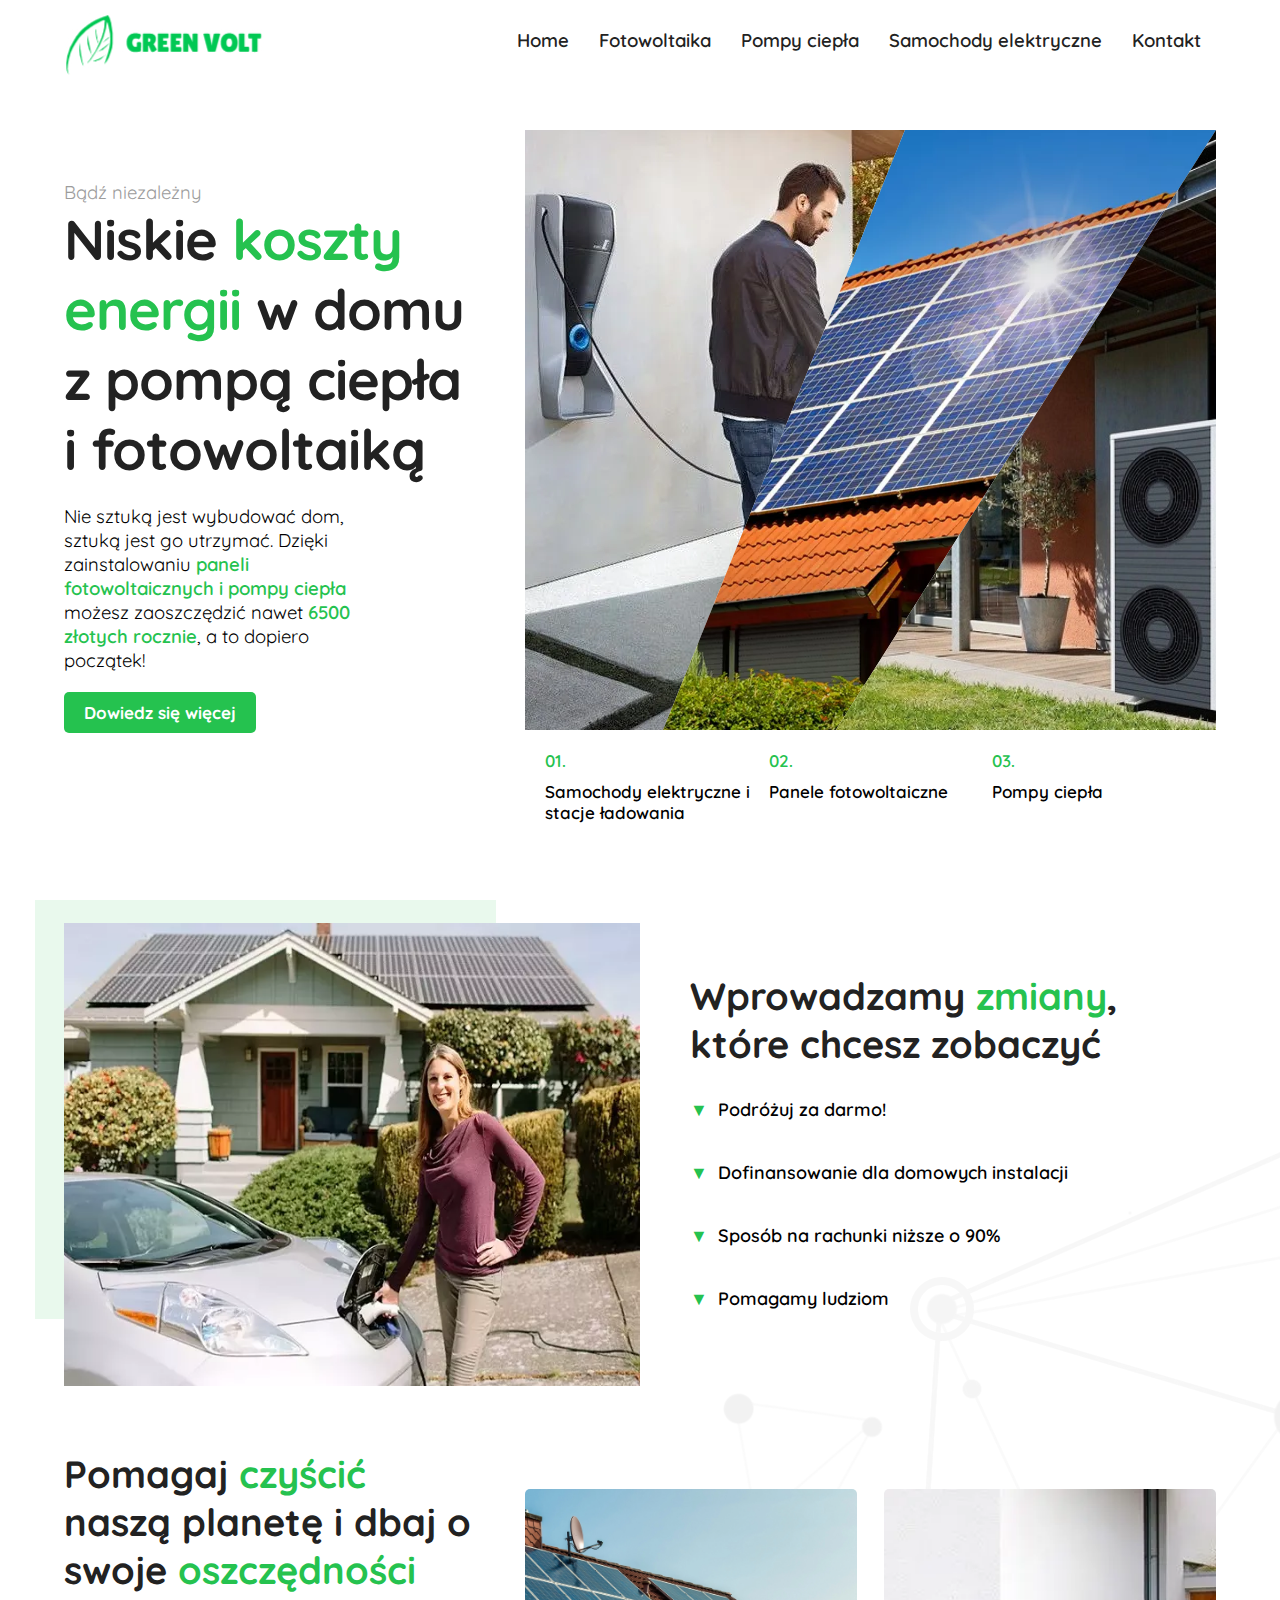
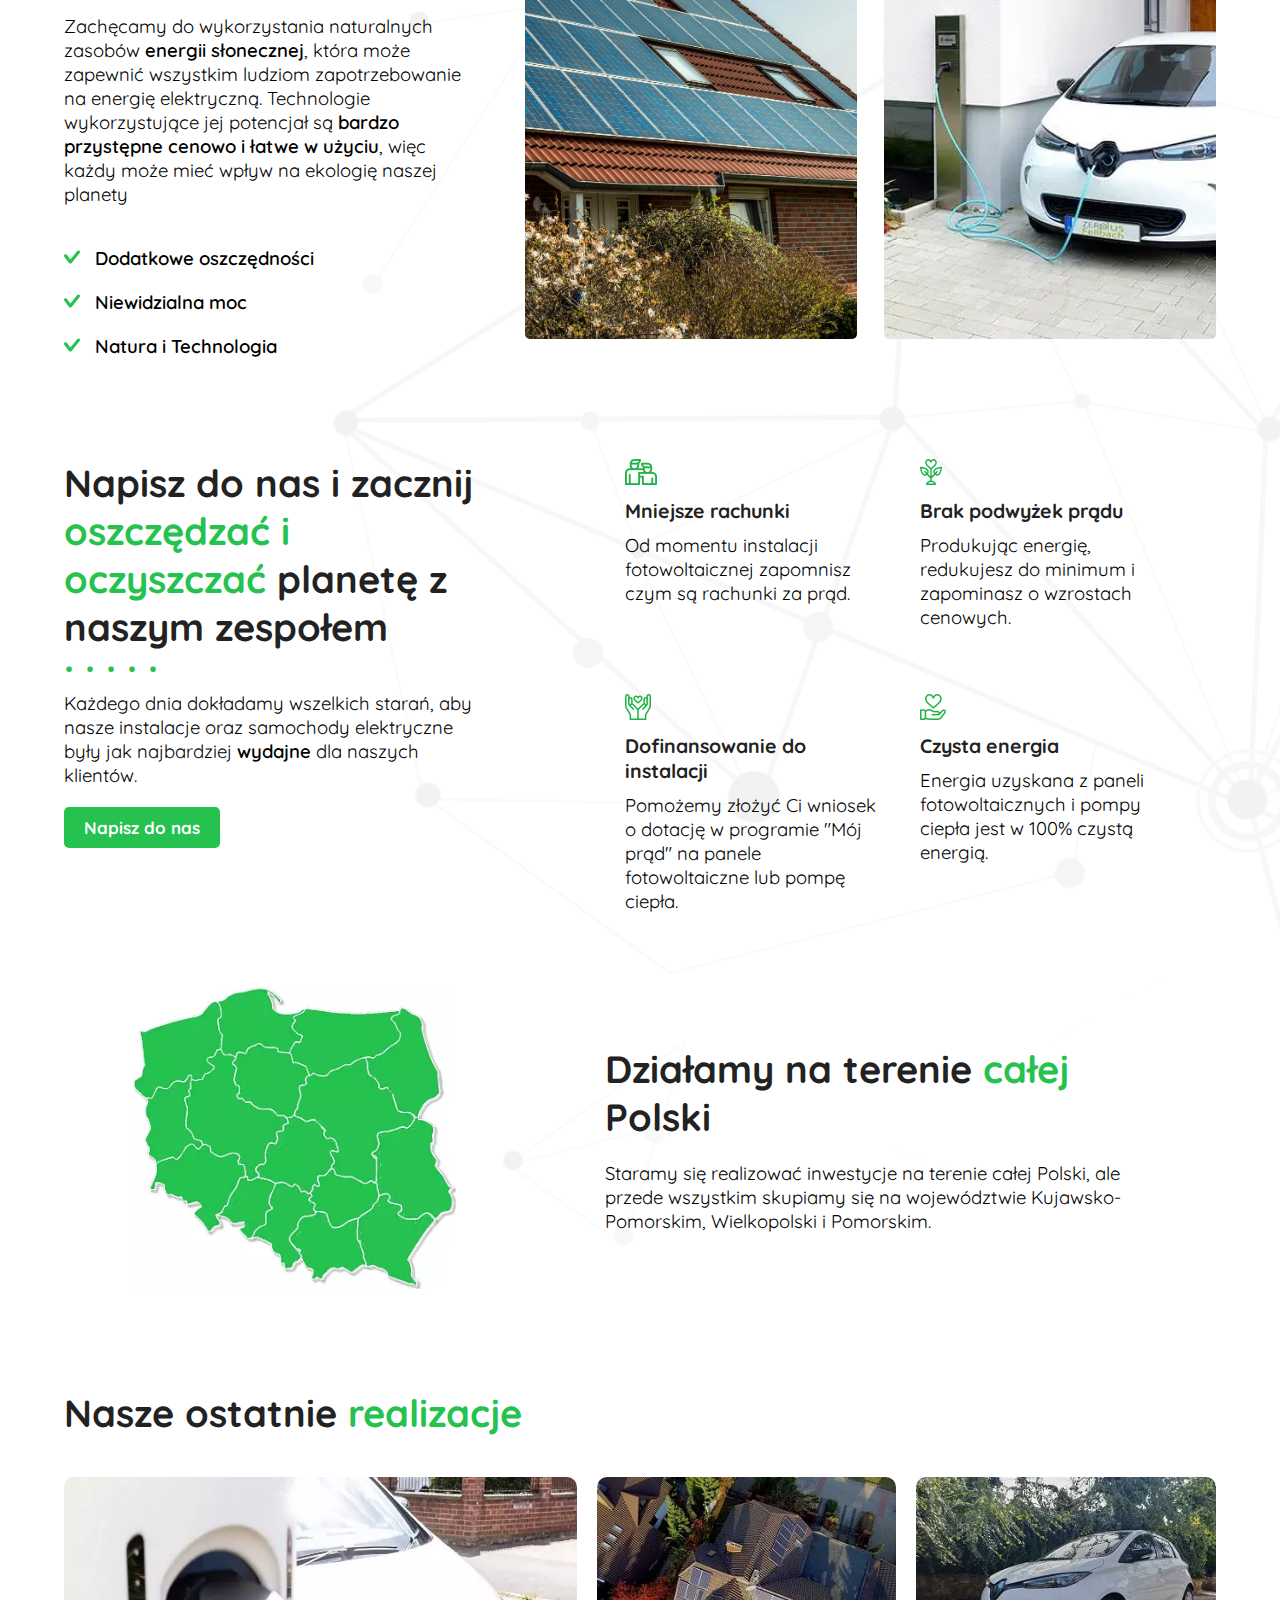
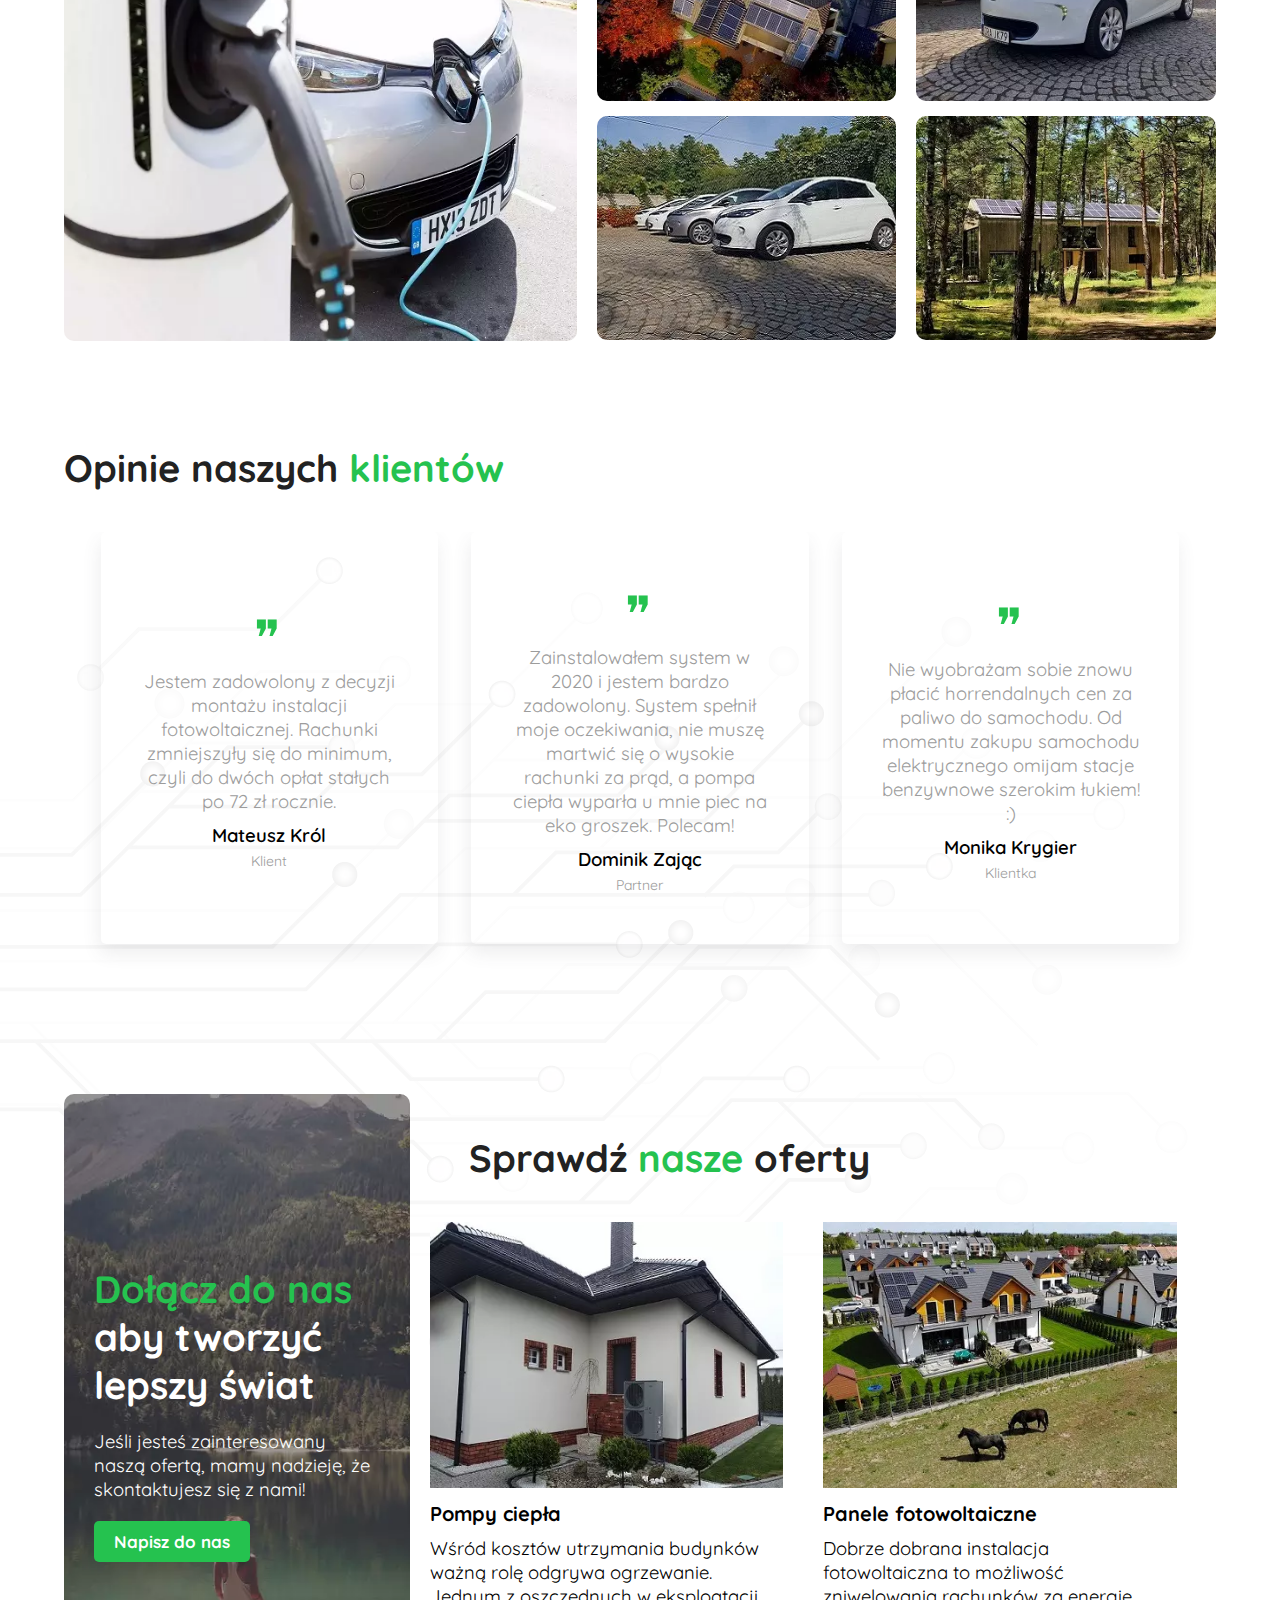
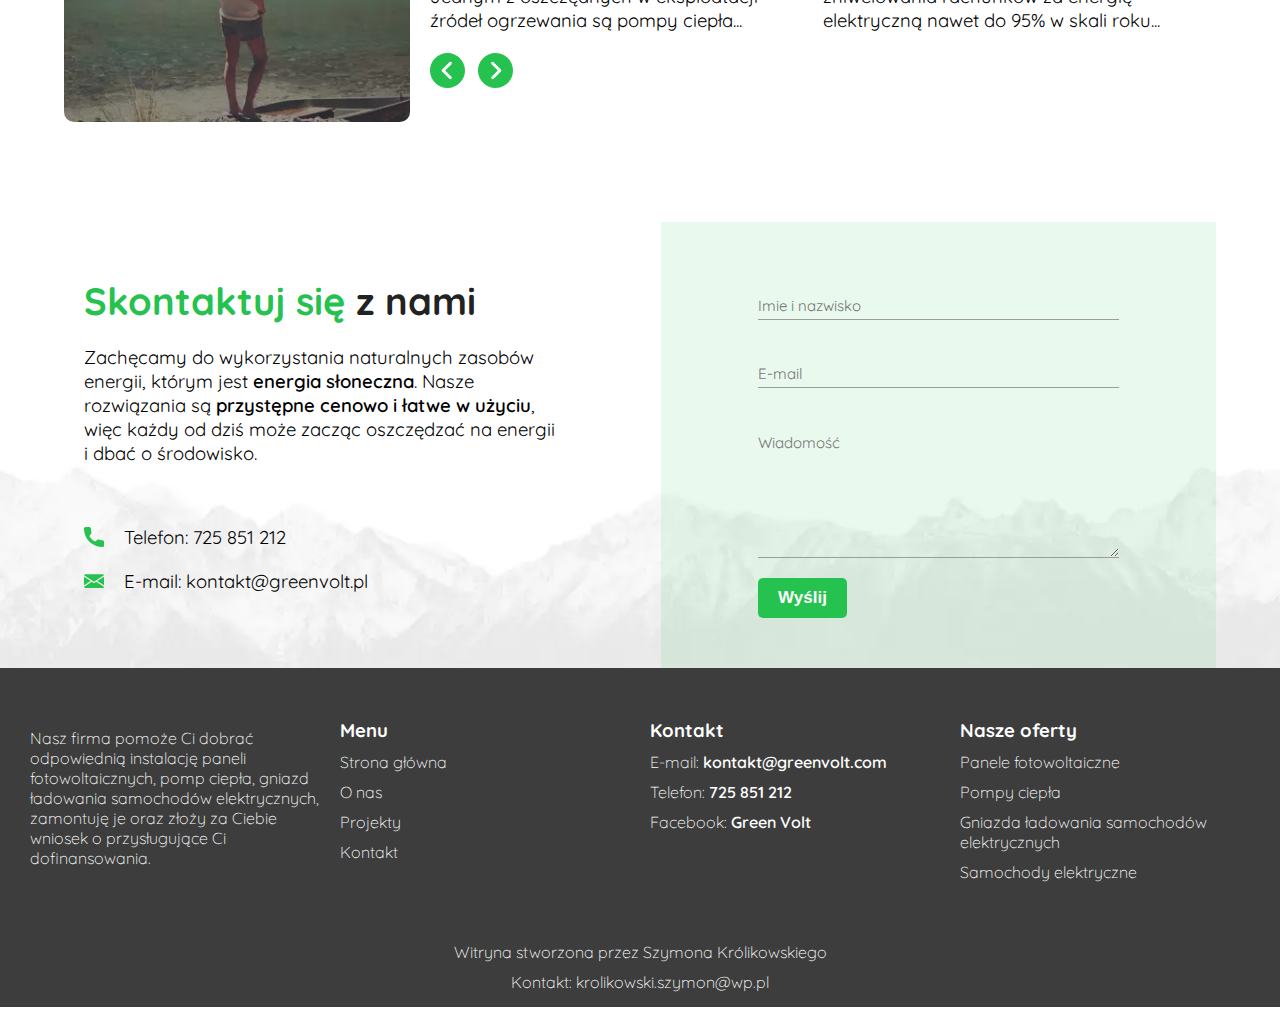
<file: index.html>
<!DOCTYPE html>
<html lang="pl">

<head>
    <meta charset="UTF-8">
    <meta http-equiv="X-UA-Compatible" content="IE=edge">
    <meta name="viewport" content="width=device-width, initial-scale=1.0">
    <title>Green Volt - Fotowoltaika, pompy ciepła, samochody elektryczne i stacje ładowania samochodów w Twoim domu od jutra test</title>
    <link rel="stylesheet" href="css/main.css">
</head>

<body>
    <nav class="navigation">
        <article class="navigation__firstArticle">
            <a href="./"><img src="image/logo-green-volt.jpg" alt="Logo Green Volt"></a>
        </article>
        <article class="navigation__secoundArticle">
            <a class="paragraph navigation__link" href="index.html">Home</a>
            <a class="paragraph navigation__link" href="fotowoltaika.html">Fotowoltaika</a>
            <a class="paragraph navigation__link" href="pompy-ciepla.html">Pompy ciepła</a>
            <a class="paragraph navigation__link" href="samochody-elektryczne.html">Samochody elektryczne</a>
            <a class="paragraph navigation__link" href="#kontakt">Kontakt</a>
        </article>
    </nav>
    <nav class="navigationMobile">
        <article class="navigationMobile__firstArticle">
            <a class="paragraph navigationMobile__link" href="./"><img src="image/logo-green-volt.jpg" alt="Logo Green Volt"></a>
            <a class="paragraph navigationMobile__link" href="index.html">Home</a>
            <a class="paragraph navigationMobile__link" href="fotowoltaika.html">Fotowoltaika</a>
            <a class="paragraph navigationMobile__link" href="pompy-ciepla.html">Pompy ciepła</a>
            <a class="paragraph navigationMobile__link" href="samochody-elektryczne.html">Samochody elektryczne</a>
            <a class="paragraph navigationMobile__link" href="#kontakt">Kontakt</a>
        </article>
        <article class="navigationMobile__secoundArticle">
            <a href="tel:+48725851212" class="paragraph navigationMobile__paragraphContact">Telefon: <span class="navigationMobile__linkContact">725 851 212</span></a>
            <a href="mailto:kontakt@greenvolt.pl" class="paragraph navigationMobile__paragraphContact">E-mail: <span class="navigationMobile__linkContact">kontakt@greenvolt.pl</span></a>
        </article>
    </nav>
    <div class="navigationMobile__button">
        <div class="navigationMobile__divLine"></div>
    </div>

    <header id="home" class="header">
        <article class="header__firstArticle">
            <p class="paragraph header__paragraphTop">Bądź niezależny</p>
            <h1 class="headingOne">Niskie<span class="spanGreenColor"> koszty energii</span> w domu z pompą ciepła i fotowoltaiką</h1>
            <p class="paragraph header__paragraph">Nie sztuką jest wybudować dom, sztuką jest go utrzymać. Dzięki zainstalowaniu<span class="spanGreenColor spanFontWeight"> paneli fotowoltaicznych i pompy ciepła </span>możesz zaoszczędzić nawet <span class="spanGreenColor spanFontWeight">6500 złotych rocznie</span>, a to dopiero początek!</p>
            <div class="header__linkBox">
                <a class="header__link link" href="#o-nas">Dowiedz się więcej</a>
            </div>
        </article>

        <article class="header__secoundArticle">
            <div class="header__sliderClipBox">
                <div class="header__clip header__clip--1">
                    <div class="header__clipContent">
                        <h3 class="headingThree header__headinThree">Samochody elektryczne</h3>
                        <p class="smallParagraph">Elektromobilność jest przede wszystkim przyjazna dla środowiska oraz dla Twojej kieszeni.</p>
                    </div>
                </div>
                <div class="header__clip header__clip--2">
                    <div class="header__clipContent">
                        <h3 class="headingThree header__headinThree">Fotowoltaika</h3>
                        <p class="smallParagraph">Fotowoltaika to proces wytwarzania energii elektrycznej z darmowego promieniowania słonecznego, dzięki czemu nie zapłacisz już nigdy rachunku za prąd!</p>
                    </div>
                </div>
                <div class="header__clip header__clip--3">
                    <div class="header__clipContent">
                        <h3 class="headingThree header__headinThree">Pompy ciepła</h3>
                        <p class="smallParagraph">Pompa ciepła to urządzenie, które pobiera energię cieplną z otoczenia budynku (powietrza, gruntu lub wody) i oddaje ją do instalacji. W ten sposób pozyskuje czystą, ekologiczną energię przy niewielkich kosztach.</p>
                    </div>
                </div>
            </div>
            <div class="header__subItemsBox">
                <div class="header__subItemsElement">
                    <p class="paragraph header__paragraphNumber">01.</p>
                    <p class="paragraph header__paragraphSubItem">Samochody elektryczne i stacje ładowania</p>
                </div>
                <div class="header__subItemsElement">
                    <p class="paragraph header__paragraphNumber">02.</p>
                    <p class="paragraph header__paragraphSubItem">Panele fotowoltaiczne</p>
                </div>
                <div class="header__subItemsElement">
                    <p class="paragraph header__paragraphNumber">03.</p>
                    <p class="paragraph header__paragraphSubItem">Pompy ciepła</p>
                </div>
            </div>
        </article>
    </header>

    <section id="o-nas" class="changes">
        <article class="changes__firstArticle">
            <img class="changes__image" src="image/samochod-elektryczny-panele-fotowoltaiczne-inowroclaw.webp" alt="Samochód elektryczny, panele fotowoltaiczne Inowrocław">
        </article>

        <article class="changes__secoundArticle">
            <h2 class="headingTwo changes__headingTwo">Wprowadzamy <span class="spanGreenColor">zmiany</span>, które chcesz zobaczyć</h2>
            <div class="changes__accordion">
                <div class="changes__contentBox">
                    <div class="changes__contentBoxHeader"><span class="spanGreenColor changes__span">▼</span> Podróżuj za darmo!</div>
                    <div class="changes__answerBox">
                        <p>Dzięki dobrze dobranej instalacji fotowoltaicznej posiadając samochód elektryczny możemy podróżować za darmo, nieprzejmując się wzrostami cen paliwa.</p>
                    </div>
                </div>
                <div class="changes__contentBox">
                    <div class="changes__contentBoxHeader"><span class="spanGreenColor changes__span">▼</span> Dofinansowanie dla domowych instalacji</div>
                    <div class="changes__answerBox">
                        <p>Szybki przyrost montowanych instalacji fotowoltaicznych to efekt ogólnopolskiego programu dotacji Mój Prąd, który zapewnia zwrot 5000 zł dla każdej instalacji od 2 do 10 kWp.</p>
                    </div>
                </div>
                <div class="changes__contentBox">
                    <div class="changes__contentBoxHeader"><span class="spanGreenColor changes__span">▼</span> Sposób na rachunki niższe o 90%</div>
                    <div class="changes__answerBox">
                        <p>Instalacja paneli fotowoltaicznych i pompy ciepła zmniejszy Twoje rachunki nawet o 90% w skali roku, a sama inwestycja zwróci się na przestrzeni 5-8 lat.</p>
                    </div>
                </div>
                <div class="changes__contentBox">
                    <div class="changes__contentBoxHeader"><span class="spanGreenColor changes__span">▼</span> Pomagamy
                        ludziom</div>
                    <div class="changes__answerBox">
                        <p>Cenimy każdego człowieka i staramy się pomagać każdemu w potrzebie. Dopasujemy wielkość instalacji do Twoich potrzeb aby zniwelować Twoje rachunki.</p>
                    </div>
                </div>
            </div>
        </article>
        <img class="backgroundImage backgroundImageFirst" src="image/background-one.webp">
    </section>

    <section id="onas" class="service">
        <article class="service__firstArticle">
            <h2 class="headingTwo service__headingTwo">Pomagaj <span class="spanGreenColor">czyścić</span> naszą planetę i dbaj o swoje <span class="spanGreenColor">oszczędności</span></h2>
            <p class="paragraph">Zachęcamy do wykorzystania naturalnych zasobów <span class="spanFontWeight">energii słonecznej</span>, która może zapewnić wszystkim ludziom zapotrzebowanie na energię elektryczną. Technologie wykorzystujące jej potencjał są <span class="spanFontWeight">bardzo przystępne cenowo i łatwe w użyciu</span>, więc każdy może mieć wpływ na ekologię naszej planety</p>
            <ul class="service__unorderList">
                <li class="paragraph service__listElement"><span class="service__spanGreenColor"><img src="svg/icon-tick-mark.svg" alt="Ikonka znaku wyboru"></span> Dodatkowe oszczędności</li>
                <li class="paragraph service__listElement"><span class="service__spanGreenColor"><img src="svg/icon-tick-mark.svg" alt="Ikonka znaku wyboru"></span> Niewidzialna moc</li>
                <li class="paragraph service__listElement"><span class="service__spanGreenColor"><img src="svg/icon-tick-mark.svg" alt="Ikonka znaku wyboru"></span> Natura i Technologia</li>
            </ul>
        </article>

        <article class="service__secoundArticle">
            <div class="service__firstImageBox">
                <div class="service__informationBox service__informationBox--first">
                    <a class="service__link" href="fotowoltaika.html"><p class="paragraph spanFontWeight">Panele fotowoltaiczne</p></a>
                    <p class="paragraph">Oszczędzają energię w Twoim domu</p>
                </div>
            </div>
            <div class="service__secoundImageBox">
                <div class="service__informationBox service__informationBox--secound">
                    <a class="service__link" href="samochody-elektryczne.html"><p class="paragraph spanFontWeight">Samochody elektryczne</p></a>
                    <p class="paragraph">Mobilność na wyższym poziomie</p>
                </div>
            </div>
        </article>
    </section>

    <section id="o-nas" class="features">
        <article class="features__firstArticle">
            <h2 class="headingTwo features__headingTwo">Napisz do nas i zacznij <span class="spanGreenColor">oszczędzać i oczyszczać</span> planetę z naszym zespołem</h2>
            <p class="paragraph">Każdego dnia dokładamy wszelkich starań, aby nasze instalacje oraz samochody elektryczne były jak najbardziej <span class="spanFontWeight">wydajne</span> dla naszych klientów.</p>
            <div class="features__linkBox">
                <a class="link features__link" href="#kontakt">Napisz do nas</a>
            </div>
        </article>

        <article class="features__secoundArticle">
            <div class="features__box">
                <img src="image/ikona-1.png" alt="Ikonka ludzi">
                <a class="features__link" href="fotowoltaika.html"><h3 class="headingThree features__headingThree">Mniejsze rachunki</h3></a>
                <p class="paragraph">Od momentu instalacji fotowoltaicznej zapomnisz czym są rachunki za prąd.</p>
            </div>
            <div class="features__box">
                <img src="image/ikona-2.png" alt="Ikonka eco serca">
                <a class="features__link" href="pompy-ciepla.html"><h3 class="headingThree features__headingThree">Brak podwyżek prądu</h3></a>
                <p class="paragraph">Produkując energię, redukujesz do minimum i zapominasz o wzrostach cenowych.</p>
            </div>
            <div class="features__box">
                <img src="image/ikona-3.png" alt="Ikonka wsparcia">
                <a class="features__link" href="fotowoltaika.html"><h3 class="headingThree features__headingThree">Dofinansowanie do instalacji</h3></a>
                <p class="paragraph">Pomożemy złożyć Ci wniosek o dotację w programie "Mój prąd" na panele fotowoltaiczne lub pompę ciepła.</p>
            </div>
            <div class="features__box">
                <img src="image/ikona-4.png" alt="Ikonka czystej energii">
                <a class="features__link" href="pompy-ciepla.html"><h3 class="headingThree features__headingThree">Czysta energia</h3></a>
                <p class="paragraph">Energia uzyskana z paneli fotowoltaicznych i pompy ciepła jest w 100% czystą energią.</p>
            </div>
        </article>
    </section>

    <section class="featuresSecound">
        <article class="featuresSecound__firstArticle">
            <img class="featuresSecound__image" src="image/mapa-polski.webp" alt="Mapa Polski">
        </article>

        <article class="featuresSecound__secoundArticle">
            <h2 class="headingTwo featuresSecound__headingTwo">Działamy na terenie <span class="spanGreenColor">całej</span> Polski</h2>
            <p class="paragraph">Staramy się realizować inwestycje na terenie całej Polski, ale przede wszystkim skupiamy się na województwie Kujawsko-Pomorskim, Wielkopolski i Pomorskim.</p>
        </article>
    </section>

    <section id="projekty" class="gallery">
        <article class="gallery__firstArticle">
            <h2 class="headingTwo gallery__headingTwo">Nasze ostatnie <span class="spanGreenColor">realizacje</span></h2>
        </article>

        <article class="gallery__secoundArticle">
            <div class="gallery__bigBox">
                <img class="gallery__image gallery__image--one" src="image/renault-zoe-stacja-ladowania.webp" alt="Stacja ładująca samochody elektryczne">
            </div>
            <div class="gallery__smallBox--1">
                <img class="gallery__image gallery__image--two" src="image/fotowoltaika-instalacja-dom.webp" alt="Instalacja fotowoltaiczna na domie jednorodzinnym">
            </div>
            <div class="gallery__smallBox--2">
                <img class="gallery__image" src="image/renault-zoe.webp" alt="Samochód elektryczny Renault Zoe">
            </div>
            <div class="gallery__smallBox--3">
                <img class="gallery__image" src="image/flota-renault-zoe.webp" alt="Flota samochodów elektrycznych Reanult Zoe">
            </div>
            <div class="gallery__smallBox--4">
                <img class="gallery__image" src="image/fotowoltaika-instalacja-domek.webp" alt="Instalacja fotowoltaiczna na domku w lesie">
            </div>
        </article>
    </section>

    <div class="testimonials__wrapper">
        <img class="backgroundImage" src="image/background-three.webp">
        <section class="testimonials">
            <article class="testimonials__firstArticle">
                <h2 class="headingTwo testimonials__headingTwo">Opinie naszych <span class="spanGreenColor">klientów</span></h2>
            </article>

            <article class="testimonials__secoundArticle">
                <div class="testimonials__slider">
                    <div class="testimonials__box">
                        <div class="testimonials__iconBox">
                            <p class="testimonials__paragraphIcon">&#10078;</p>
                        </div>
                        <div class="testimonials__textBox">
                            <p class="paragraph">Jestem zadowolony z decyzji montażu instalacji fotowoltaicznej. Rachunki zmniejszyły się do minimum, czyli do dwóch opłat stałych po 72 zł rocznie.</p>
                            <p class="paragraph testimonials__paragraphName">Mateusz Król</p>
                            <p class="testimonials__paragraph">Klient</p>
                        </div>
                    </div>
                    <div class="testimonials__box">
                        <div class="testimonials__iconBox">
                            <p class="testimonials__paragraphIcon">&#10078;</p>
                        </div>
                        <div class="testimonials__textBox">
                            <p class="paragraph">Zainstalowałem system w 2020 i jestem bardzo zadowolony. System spełnił moje oczekiwania, nie muszę martwić się o wysokie rachunki za prąd, a pompa ciepła wyparła u mnie piec na eko groszek. Polecam!</p>
                            <p class="paragraph testimonials__paragraphName">Dominik Zając</p>
                            <p class="testimonials__paragraph">Partner</p>
                        </div>
                    </div>
                    <div class="testimonials__box">
                        <div class="testimonials__iconBox">
                            <p class="testimonials__paragraphIcon">&#10078;</p>
                        </div>
                        <div class="testimonials__textBox">
                            <p class="paragraph">Nie wyobrażam sobie znowu płacić horrendalnych cen za paliwo do samochodu. Od momentu zakupu samochodu elektrycznego omijam stacje benzywnowe szerokim łukiem! :)</p>
                            <p class="paragraph testimonials__paragraphName">Monika Krygier</p>
                            <p class="testimonials__paragraph">Klientka</p>
                        </div>
                    </div>
                </div>
            </article>
        </section>
    </div>

    <section class="blog">
        <article class="blog__firstSection">
            <div class="blog__largeImageBox">
                <div class="blog__largeTextBox">
                    <h2 class="headingTwo blog__headingTwo--white"> <span class="spanGreenColor">Dołącz do nas</span> aby tworzyć lepszy świat</h2>
                    <p class="paragraph blog__paragraph">Jeśli jesteś zainteresowany naszą ofertą, mamy nadzieję, że skontaktujesz się z nami!</p>
                    <div class="blog__linkBox">
                        <a class="blog__link link" href="#kontakt">Napisz do nas</a>
                    </div>
                </div>
            </div>
        </article>
        <article class="blog__thirdSection">
            <h2 class="headingTwo blog__headingTwo">Sprawdź <span class="spanGreenColor">nasze</span> oferty</h2>
            <div class="container blog__container">
                <div class="slides blog__slides">
                  <div class="slide blog__slide">
                    <a class="blog__linkBox" href="pompy-ciepla.html">
                        <img class="blog__image" src="image/pompa-ciepla-dom.webp" alt="Instalacja pompy ciepła"/>
                        <p class="blog__paragraphMain">Pompy ciepła</p>
                        <p class="paragraph">Wśród kosztów utrzymania budynków ważną rolę odgrywa ogrzewanie. Jednym z oszczędnych w eksploatacji źródeł ogrzewania są pompy ciepła...</p>
                    </a>
                  </div>
                  <div class="slide blog__slide">
                    <a href="fotowoltaika.html" class="blog__linkBox">
                        <img class="blog__image" src="image/fotowoltaika-instalacja-dom-jednorodzinny.webp" alt="" />
                        <p class="blog__paragraphMain">Panele fotowoltaiczne</p>
                        <p class="paragraph">Dobrze dobrana instalacja fotowoltaiczna to możliwość zniwelowania rachunków za energię elektryczną nawet do 95% w skali roku...</p>
                    </a>
                  </div>
                  <div class="slide blog__slide">
                    <a href="samochody-elektryczne.html" class="blog__linkBox">
                        <img class="blog__image" src="image/stacja-ladowania-samochodow-elektrycznych-zoe.webp" alt="" />
                        <p class="blog__paragraphMain">Stacje ładowania i samochody elektryczne</p>
                        <p class="paragraph">Chcesz jeździć za darmo? Przy rocznym przebiegu rzędu 15 000 km, instalacja fotowoltaiczna...</p>
                    </a>
                  </div>
                </div>
                <div class="blog__slide-controls">
                  <button class="blog__button prev" id="prev-btn"><img src="svg/icon-previous.svg" alt="Ikonka strzałka lewo">
                  </button>
                  <button class="blog__button next" id="next-btn"><img src="svg/icon-next.svg" alt="Ikonka strzałka prawo">
                  </button>
                </div>
              </div>
        </article>
    </section>

    <section id="kontakt" class="formContact">
        <div class="formContact__wrapper">
            <article class="formContact__firstArticle">
                <h2 class="headingTwo"> <span class="spanGreenColor">Skontaktuj się</span> z nami</h2>
                <p class="paragraph formContact__paragraphMain">Zachęcamy do wykorzystania naturalnych zasobów energii, którym jest <span class="spanFontWeight">energia słoneczna</span>. Nasze rozwiązania są  <span class="spanFontWeight">przystępne  cenowo i łatwe w użyciu</span>, więc każdy od dziś może zacząc oszczędzać na energii i dbać o środowisko.</p>
                <div class="formContact__dataContact">
                    <div class="formContact__dataContactBox">
                        <img class="formContact__icon" src="svg/call.svg" alt="Ikonka telefonu">
                        <p class="paragraph">Telefon: <a class="formContact__link" href="tel:+48725851212">725 851 212</a></p>
                    </div>
                    <div class="formContact__dataContactBox">
                        <img class="formContact__icon" src="svg/email.svg" alt="Ikonka wiadomości">
                        <p class="paragraph">E-mail: <a class="formContact__link" href="mailto:greencircle@contact.pl">kontakt@greenvolt.pl</a></p>
                    </div>
                </div>
            </article>
            <article class="formContact__secoundArticle">
                <form class="formContact__form" action="https://formsubmit.io/send/krolikowskyy@gmail.com" method="POST">
                    <input class="formContact__input" id="formContact__inputName" type="text" minlength="2" placeholder="Imie i nazwisko">
                    <input class="formContact__input" id="formContact__inputEmail" type="email" placeholder="E-mail">
                    <textarea class="formContact__input" id="formContact__message" minlength="5" cols="30" rows="7" placeholder="Wiadomość"></textarea>
                    <button type="submit" class="formContact__button link" id="formContact__buttonSubmit">Wyślij</button>
                    <input name="_redirect" type="hidden" id="name" value="https://szymon-krolikowski.github.io/thundergreen--website/">
                </form>
            </article>
        </div>
    </section>

    <footer class="footer">
        <article class="footer__firstArticle">
            <div class="footer__box">
                <p class="paragraph footer__paragraph">Nasz firma pomoże Ci dobrać odpowiednią instalację paneli fotowoltaicznych, pomp ciepła, gniazd ładowania samochodów elektrycznych, zamontuję je oraz złoży za Ciebie wniosek o przysługujące Ci dofinansowania.</p>
            </div>
            <div class="footer__box">
                <p class="paragraph spanFontWeight footer__paragraphMain">Menu</p>
                <p class="paragraph footer__paragraph"><a class="footer__link" href="#home">Strona główna</a></p>
                <p class="paragraph footer__paragraph"><a class="footer__link" href="#onas">O nas</a></p>
                <p class="paragraph footer__paragraph"><a class="footer__link" href="#projekty">Projekty</a></p>
                <p class="paragraph footer__paragraph"><a class="footer__link" href="#kontakt">Kontakt</a></p>
            </div>
            <div class="footer__box">
                <p class="paragraph spanFontWeight footer__paragraphMain">Kontakt</p>
                <p class="paragraph footer__paragraph">E-mail: <a class="footer__link spanFontWeight" href="mailto:kontakt@greenvolt.com">kontakt@greenvolt.com</a></p>
                <p class="paragraph footer__paragraph">Telefon: <a class="footer__link spanFontWeight" href="tel:+48725851212">725 851 212</a></p>
                <p class="paragraph footer__paragraph">Facebook: <a class="footer__link spanFontWeight" rel="nofollow" href="https://www.facebook.com/">Green Volt</a></p>
            </div>
            <div class="footer__box">
                <p class="paragraph spanFontWeight footer__paragraphMain">Nasze oferty</p>
                <p class="paragraph footer__paragraph"><a class="footer__link" href="fotowoltaika.html">Panele fotowoltaiczne</a></p>
                <p class="paragraph footer__paragraph"><a class="footer__link" href="pompy-ciepla.html">Pompy ciepła</a></p>
                <p class="paragraph footer__paragraph"><a class="footer__link" href="samochody-elektryczne.html">Gniazda ładowania samochodów elektrycznych</a></p>
                <p class="paragraph footer__paragraph"><a class="footer__link" href="samochody-elektryczne.html">Samochody elektryczne</a></p>
            </div>
        </article>

        <article class="footer__secoundArticle">
            <p class="paragraph footer__paragraph">Witryna stworzona przez <a class="footer__link" rel="nofollow" href="https://www.facebook.com/szymon.krolikowski.92/">Szymona Królikowskiego</a></p>
            <p class="paragraph footer__paragraph">Kontakt: <a class="footer__link" href="mailto:krolikowski.szymon@wp.pl">krolikowski.szymon@wp.pl</a></p>
        </article>
    </footer>

    <script src="js/navigation.js"></script>
    <script src="js/accordion.js"></script>
    <script src="js/slider.js"></script>
</body>
</html>
</file>
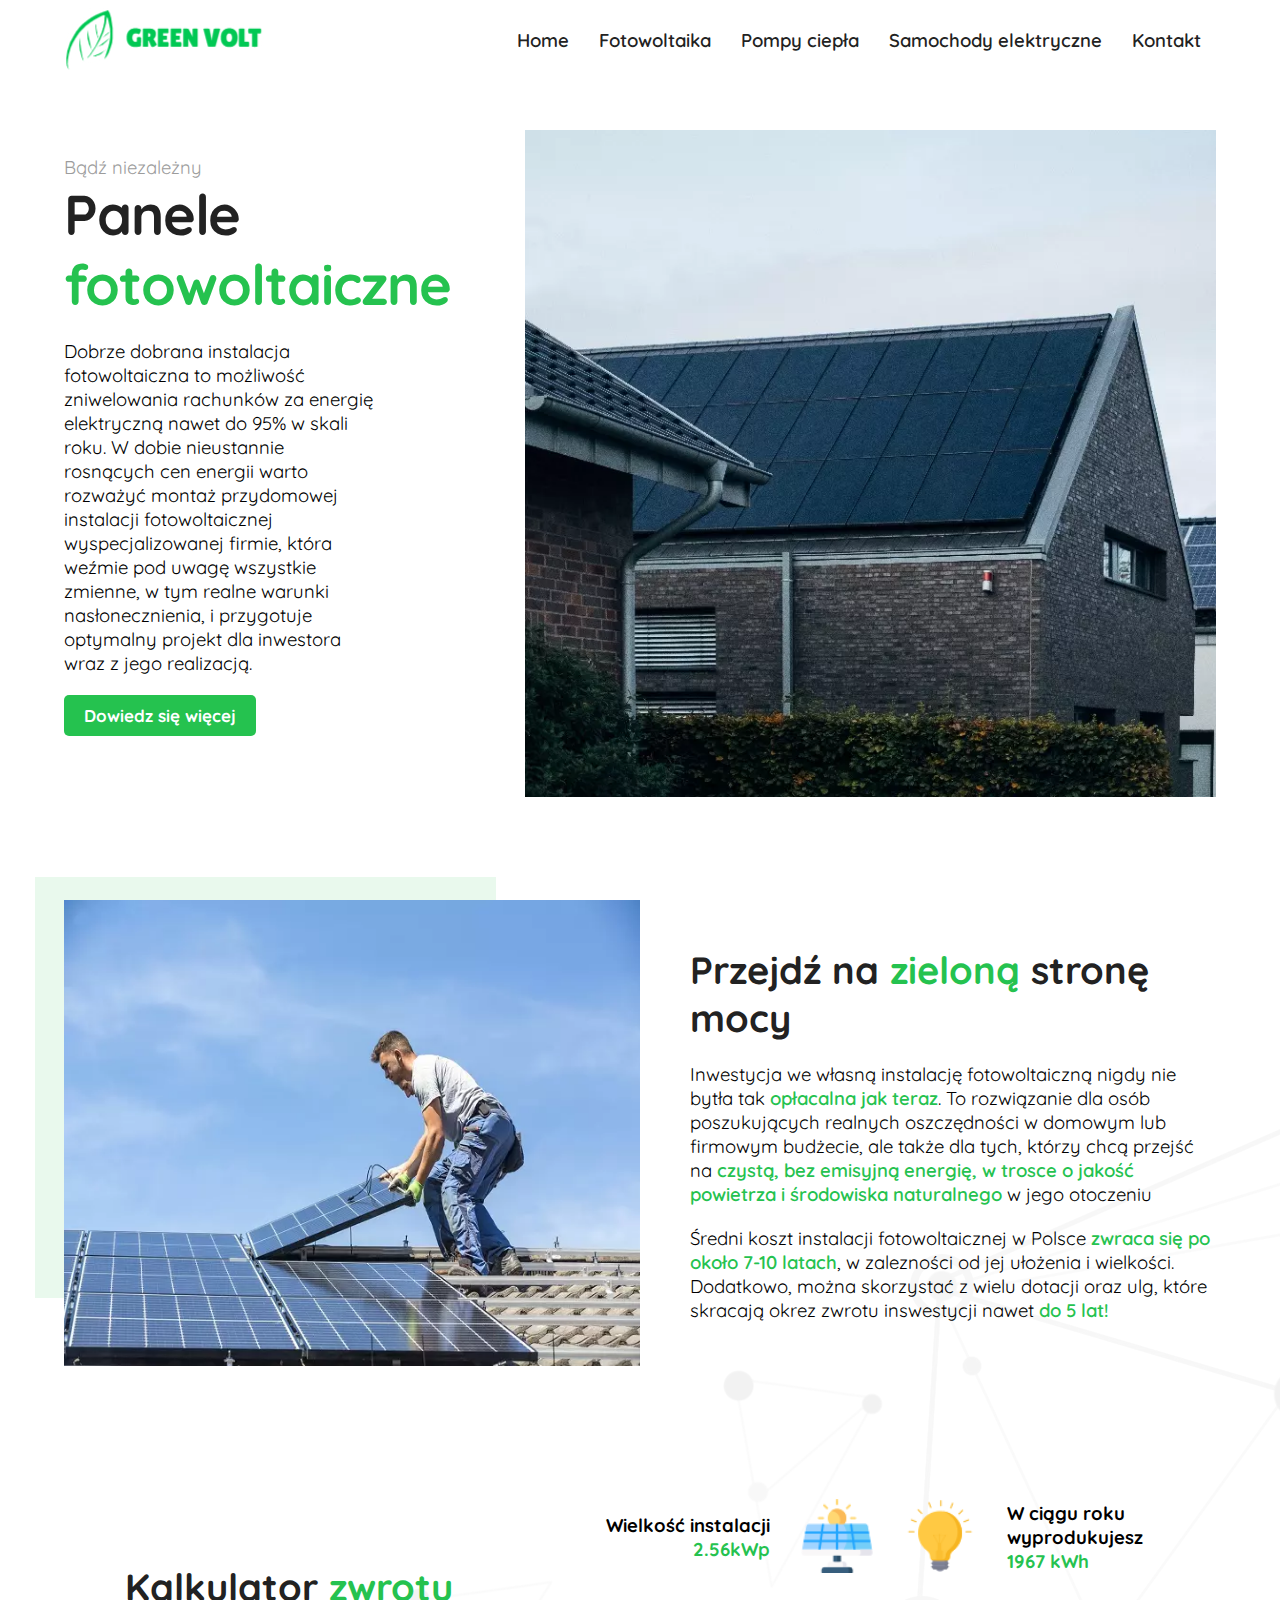
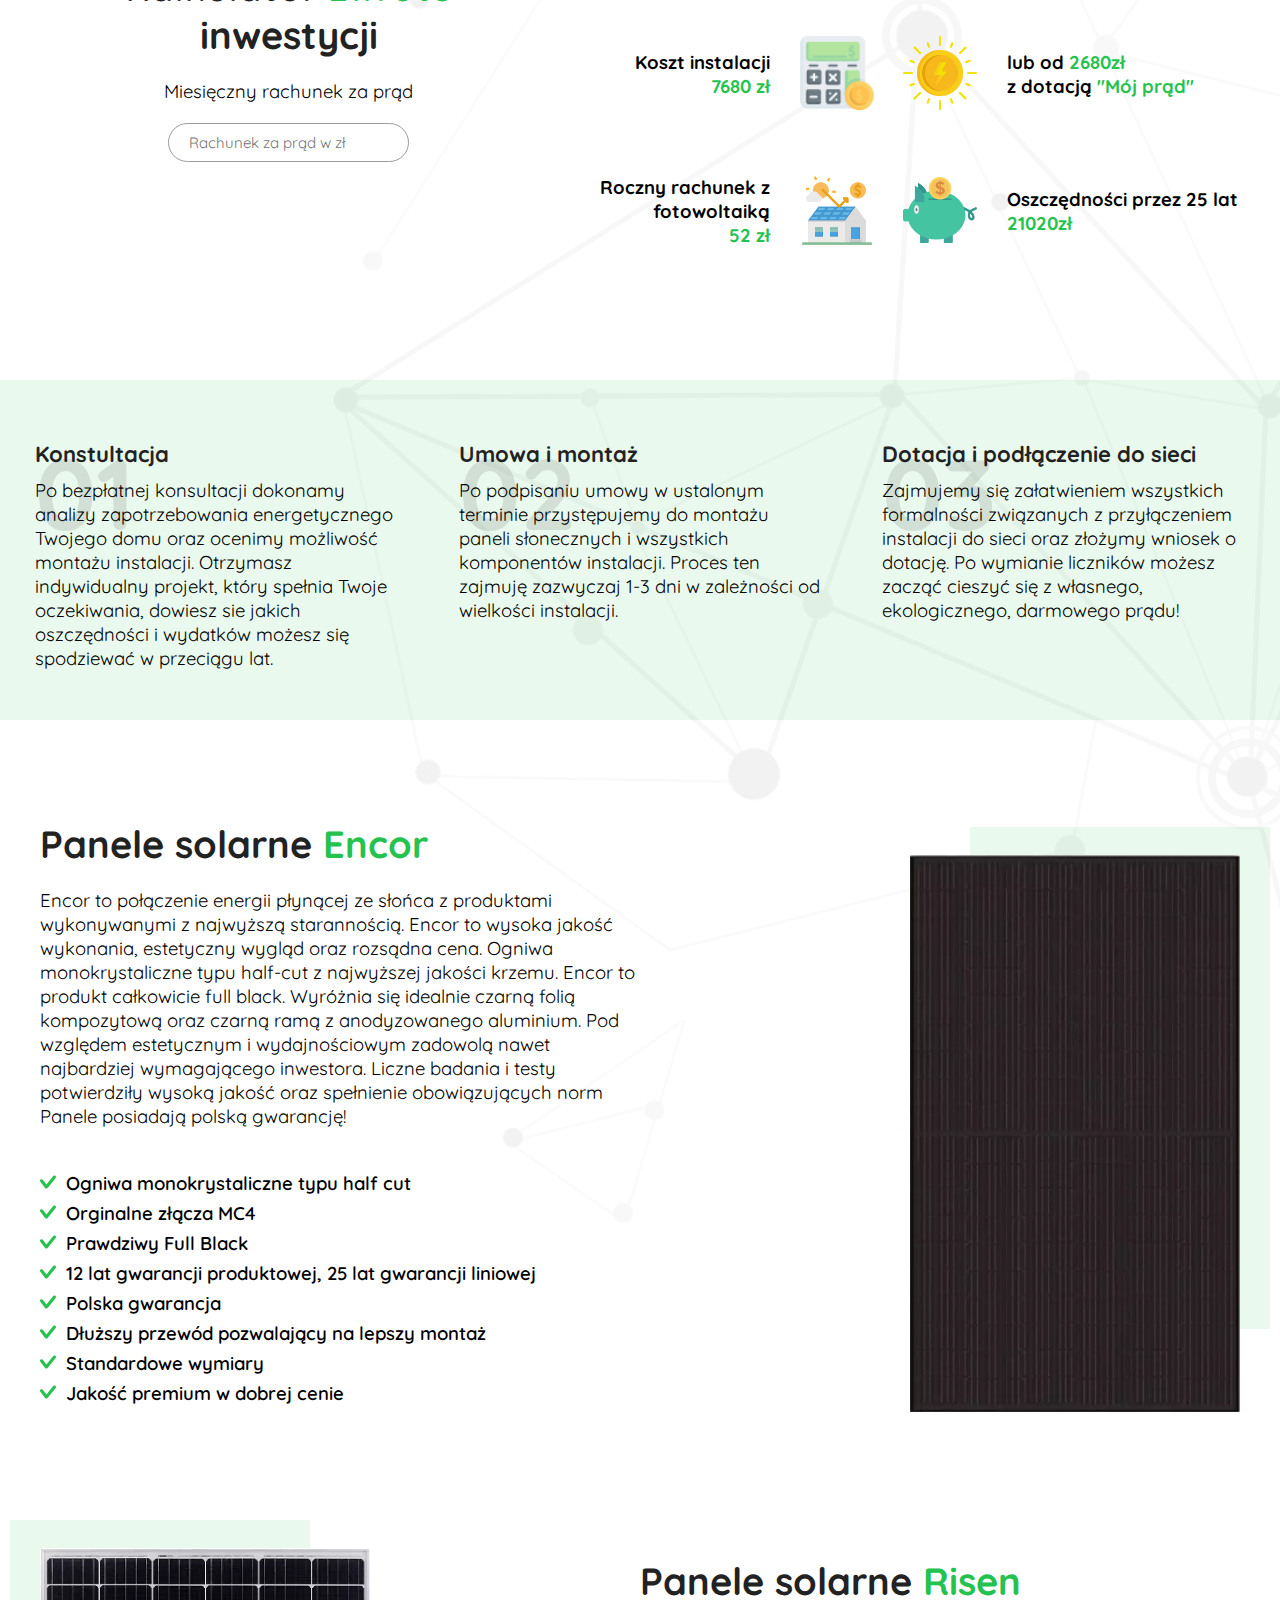
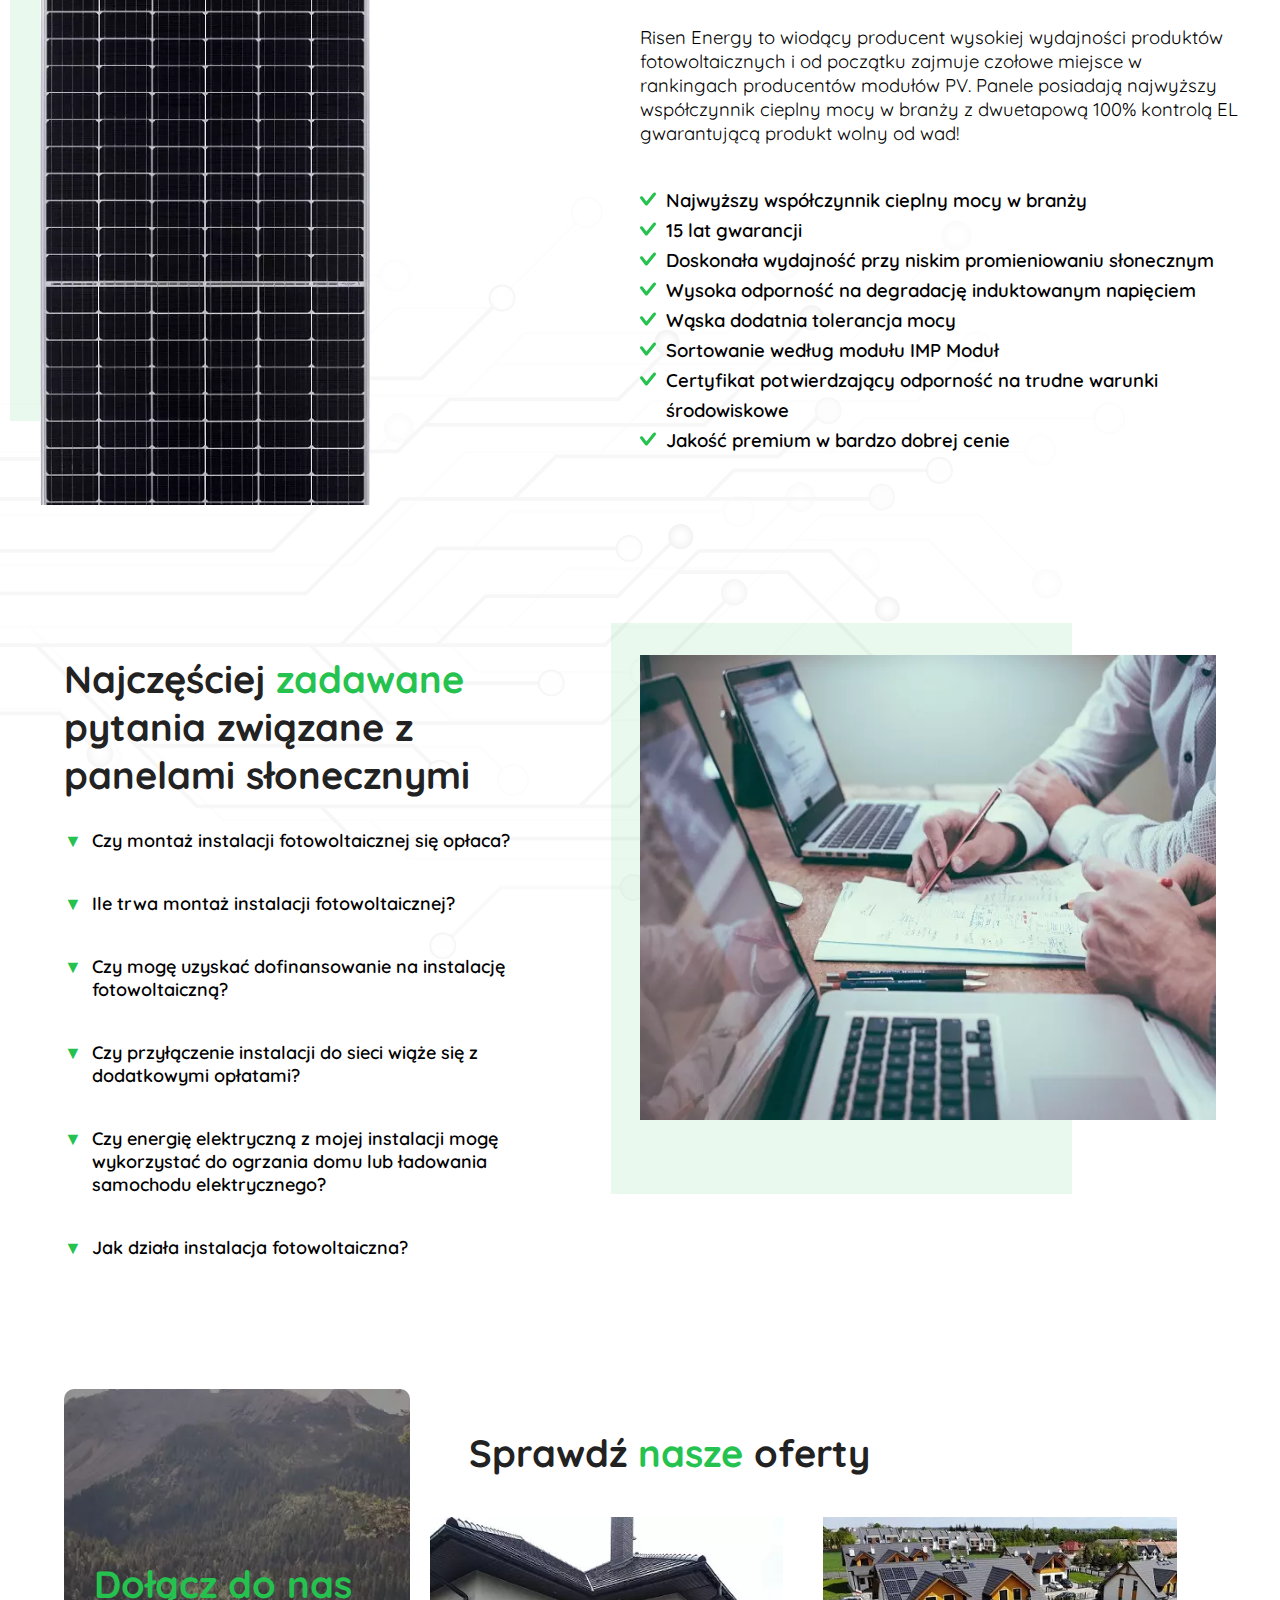
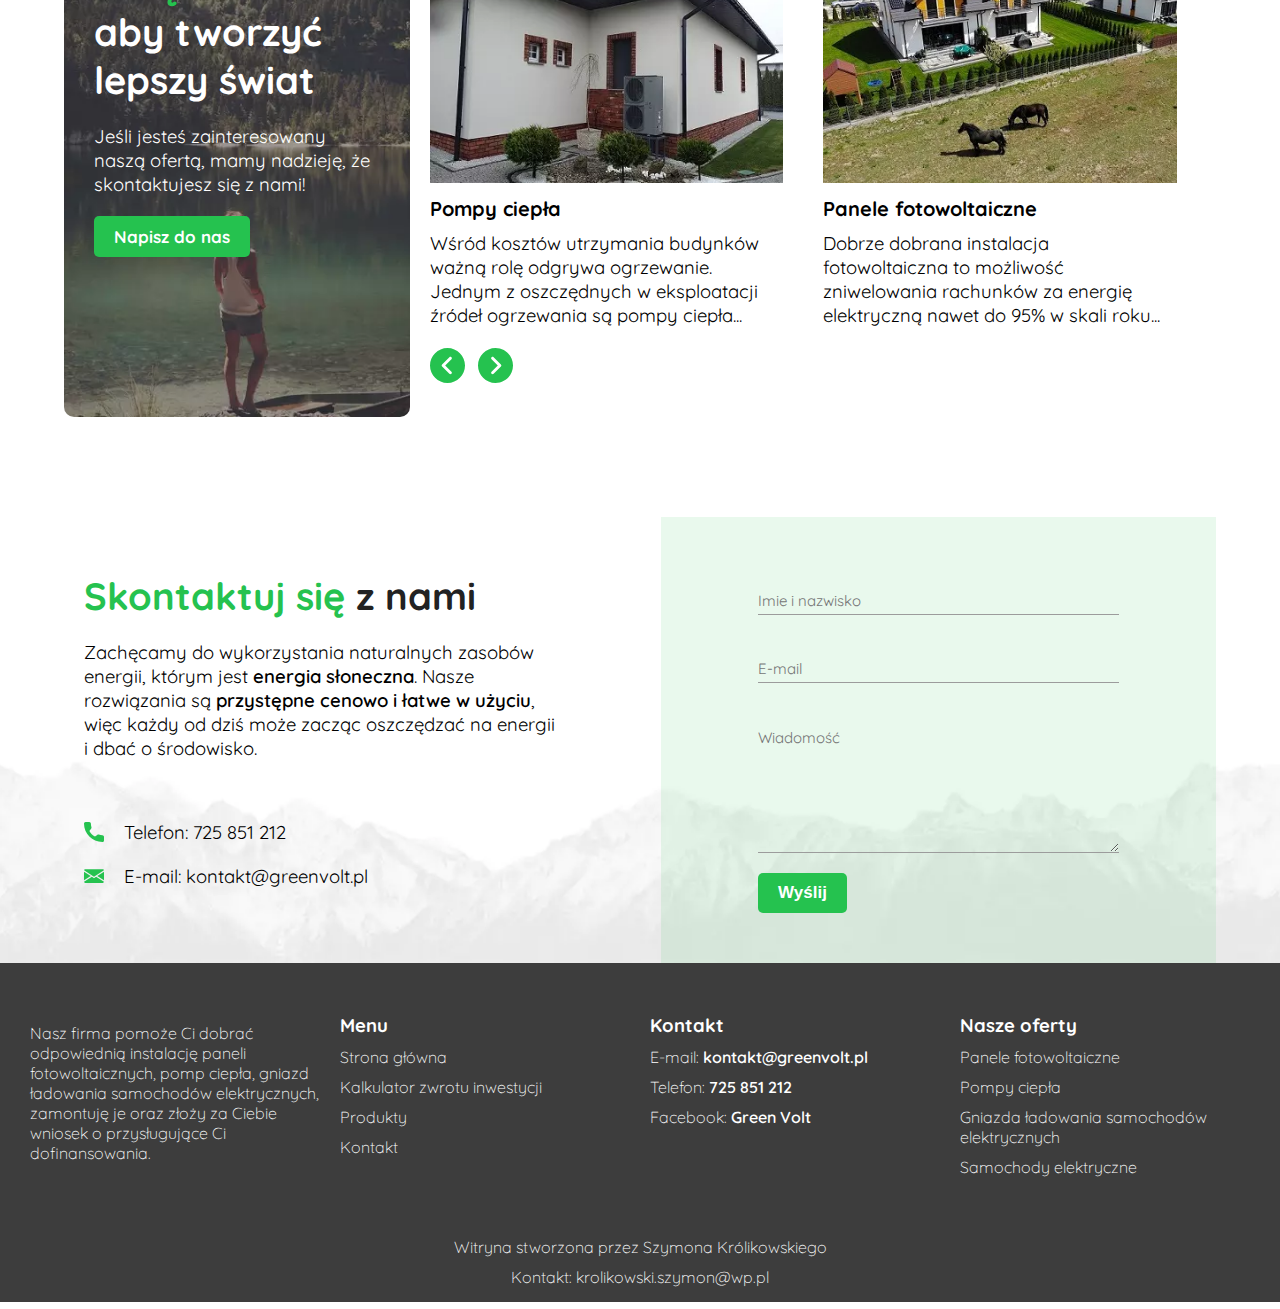
<file: fotowoltaika.html>
<!DOCTYPE html>
<html lang="pl">
<head>
    <meta charset="UTF-8">
    <meta http-equiv="X-UA-Compatible" content="IE=edge">
    <meta name="viewport" content="width=device-width, initial-scale=1.0">
    <title>Green Volt - fotowoltaika strona</title>
    <link rel="stylesheet" href="css/fotowoltaika.css">
</head>
<body>
    <nav class="navigation">
        <article class="navigation__firstArticle">
            <a href="./"><img src="image/logo-green-volt.jpg" alt="Logo Green Volt"></a>
        </article>
        <article class="navigation__secoundArticle">
            <a class="paragraph navigation__link" href="index.html">Home</a>
            <a class="paragraph navigation__link" href="fotowoltaika.html">Fotowoltaika</a>
            <a class="paragraph navigation__link" href="pompy-ciepla.html">Pompy ciepła</a>
            <a class="paragraph navigation__link" href="samochody-elektryczne.html">Samochody elektryczne</a>
            <a class="paragraph navigation__link" href="#kontakt">Kontakt</a>
        </article>
    </nav>
    <nav class="navigationMobile">
        <article class="navigationMobile__firstArticle">
            <a class="paragraph navigationMobile__link" href="./"><img src="image/logo-green-volt.jpg" alt="Logo Green Volt"></a>
            <a class="paragraph navigationMobile__link" href="index.html">Home</a>
            <a class="paragraph navigationMobile__link" href="fotowoltaika.html">Fotowoltaika</a>
            <a class="paragraph navigationMobile__link" href="pompy-ciepla.html">Pompy ciepła</a>
            <a class="paragraph navigationMobile__link" href="samochody-elektryczne.html">Samochody elektryczne</a>
            <a class="paragraph navigationMobile__link" href="#kontakt">Kontakt</a>
        </article>
        <article class="navigationMobile__secoundArticle">
            <a href="tel:+48725851212" class="paragraph navigationMobile__paragraphContact">Telefon: <span class="navigationMobile__linkContact">725 851 212</span></a>
            <a href="mailto:kontakt@greenvolt.pl" class="paragraph navigationMobile__paragraphContact">E-mail: <span class="navigationMobile__linkContact">kontakt@greenvolt.pl</span></a>
        </article>
    </nav>
    <div class="navigationMobile__button">
        <div class="navigationMobile__divLine"></div>
    </div>
    <header id="home" class="header">
        <article class="header__firstArticle">
            <p class="paragraph header__paragraphTop">Bądź niezależny</p>
            <h1 class="headingOne">Panele<span class="spanGreenColor"> fotowoltaiczne</span></h1>
            <p class="paragraph header__paragraph">Dobrze dobrana instalacja fotowoltaiczna to możliwość zniwelowania rachunków za energię elektryczną nawet do 95% w skali roku. W dobie nieustannie rosnących cen energii warto rozważyć montaż przydomowej instalacji fotowoltaicznej wyspecjalizowanej firmie, która weźmie pod uwagę wszystkie zmienne, w tym realne warunki nasłonecznienia, i przygotuje optymalny projekt dla inwestora wraz z jego realizacją.</p>
            <div class="header__linkBox">
                <a class="header__link link" href="#kalkulator-fotowoltaiczny">Dowiedz się więcej</a>
            </div>
        </article>

        <article class="header__secoundArticle">
            <img class="header__image" src="image/instalacja-fotowoltaiczna-inowroclaw.webp" alt="Instalacja fotowoltaiczna na dachu domu jednorodzinnego">
        </article>
        
    </header>

    <section id="o-nas" class="changes">
        <article class="changes__firstArticle">
            <img class="changes__image" src="image/montaz-instalacji-fotowoltaicznej.webp" alt="Samochód elektryczny, panele fotowoltaiczne Inowrocław">
        </article>

        <article id="onas" class="changes__secoundArticle">
            <h2 class="headingTwo changes__headingTwo">Przejdź na <span class="spanGreenColor">zieloną</span> stronę mocy</h2>
            <p class="paragraph changes__paragraph">Inwestycja we własną instalację fotowoltaiczną nigdy nie bytła tak <span class="spanGreenColor spanFontWeight">opłacalna jak teraz</span>. To rozwiązanie dla osób poszukujących realnych oszczędności w domowym lub firmowym budżecie, ale także dla tych, którzy chcą przejść na <span class="spanGreenColor spanFontWeight">czystą, bez emisyjną energię, w trosce o jakość powietrza i środowiska naturalnego</span> w jego otoczeniu
            </p>
            <p id="kalkulator-fotowoltaiczny" class="paragraph changes__paragraph">Średni koszt instalacji fotowoltaicznej w Polsce <span class="spanGreenColor spanFontWeight">zwraca się po około 7-10 latach</span>, w zalezności od jej ułożenia i wielkości. Dodatkowo, można skorzystać z wielu dotacji oraz ulg, które skracają okrez zwrotu inswestycji nawet <span class="spanGreenColor spanFontWeight">do 5 lat!</span></p>
        </article>
        <img  class="backgroundImage backgroundImageFirst" src="image/background-one.webp">
    </section>

    <section class="calculator">
        <article class="calculator__firstArticle">
            <h2 class="headingTwo">Kalkulator <span class="spanGreenColor">zwrotu</span> inwestycji</h2>
            <p class="paragraph calculator__paragraphTop">Miesięczny rachunek za prąd</p>
            <input class="calculator__input paragraph" type="number" placeholder="Rachunek za prąd w zł">
            <p style="opacity:0" class="paragraph spanGreenColor js-annualBill">52 322zł</p>
        </article>

        <article class="calculator__secoundArticle">
            
            <div class="calculator__rowBox">
                <div class="calculator__box calculator__box--reverse">
                    <div class="calculator__iconBox calculator__iconBox--reverse">
                        <img width="74" src="image/icon-solarPanel.png" alt="Ikonka paneli słonecznych">
                    </div>
                    <div class="calculator__textBox">
                        <p class="paragraph">Wielkość instalacji</p>
                        <p class="paragraph spanGreenColor js-installationSize">2.56kWp</p>
                    </div>
                </div>
                <div class="calculator__box">
                    <div class="calculator__iconBox">
                        <img width="74" src="image/icon-bulb.png" alt="Ikonka żarówki">
                    </div>
                    <div class="calculator__textBox">
                        <p class="paragraph">W ciągu roku wyprodukujesz</p>
                        <p class="paragraph spanGreenColor js-annualProduction">1967 kWh</p>
                    </div>
                </div>
            </div>
            <div class="calculator__rowBox">
                <div class="calculator__box calculator__box--reverse">
                    <div class="calculator__iconBox calculator__iconBox--reverse">
                        <img width="74" src="image/icon-calculator.png" alt="Ikonka kalkulatora">
                    </div>
                    <div class="calculator__textBox">
                        <p class="paragraph">Koszt instalacji</p>
                        <p class="paragraph spanGreenColor js-installationCost">7680 zł</p>
                    </div>
                </div>
                <div class="calculator__box">
                    <div class="calculator__iconBox">
                        <img width="74" src="image/icon-solarMoney.png" alt="Ikonka słońca">
                    </div>
                    <div class="calculator__textBox">
                        <p class="paragraph">lub od <span class="spanGreenColor js-installationCostWithDotation">2680zł</span></p>
                        <p class="paragraph">z dotacją <span class="spanGreenColor">"Mój prąd"</span></p>
                    </div>
                </div>
            </div>
            <div class="calculator__rowBox">
                <div class="calculator__box calculator__box--reverse">
                    <div class="calculator__iconBox calculator__iconBox--reverse">
                        <img width="74" src="image/icon-house.png" alt="Ikonka domu z panelami fotowoltaicznymi">
                    </div>
                    <div class="calculator__textBox">
                        <p class="paragraph">Roczny rachunek z fotowoltaiką</p>
                        <p class="paragraph spanGreenColor js-annualBillWithInstallation">52 zł</p>
                    </div>
                </div>
                <div class="calculator__box">
                    <div class="calculator__iconBox">
                        <img width="74" src="image/icon-piggyBank.png" alt="Ikonka skarbonki">
                    </div>
                    <div class="calculator__textBox">
                        <p class="paragraph">Oszczędności przez 25 lat</p>
                        <p class="paragraph spanGreenColor js-youSave">21020zł</p>
                    </div>
                </div>     
            </div>
        </article>
    </section>

    <section class="steps">
        <article class="steps__firstArticle">
            <div class="steps__stepBox">
                <p class="paragraph steps__paragraphNumber">01</p>
                <h3 class="headingThree steps__headingThree">Konstultacja</h3>
                <p class="paragraph">Po bezpłatnej konsultacji dokonamy analizy zapotrzebowania energetycznego Twojego domu oraz ocenimy możliwość montażu instalacji. Otrzymasz indywidualny projekt, który spełnia Twoje oczekiwania, dowiesz sie jakich oszczędności i wydatków możesz się spodziewać w przeciągu lat.</p>
            </div>
            <div class="steps__stepBox steps__stepBox--2">
                <p class="paragraph steps__paragraphNumber">02</p>
                <h3 class="headingThree steps__headingThree">Umowa i montaż</h3>
                <p class="paragraph">Po podpisaniu umowy w ustalonym terminie przystępujemy do montażu paneli słonecznych i wszystkich komponentów instalacji. Proces ten zajmuję zazwyczaj 1-3 dni w zależności od wielkości instalacji.</p>
            </div>
            <div class="steps__stepBox">
                <p class="paragraph steps__paragraphNumber">03</p>
                <h3 class="headingThree steps__headingThree">Dotacja i podłączenie do sieci</h3>
                <p class="paragraph">Zajmujemy się załatwieniem wszystkich formalności związanych z przyłączeniem instalacji do sieci oraz złożymy wniosek o dotację. Po wymianie liczników możesz zacząć cieszyć się z własnego, ekologicznego, darmowego prądu!</p>
            </div>
        </article>
    </section>

    <section id="produkty" class="product">
        <article class="product__firstArticle">
            <h2 class="headingTwo product__headingTwo">Panele solarne <span class="spanGreenColor">Encor</span></h2>
            <p class="paragraph">Encor to połączenie energii płynącej ze słońca z produktami wykonywanymi z najwyższą starannością. Encor to wysoka jakość wykonania, estetyczny wygląd oraz rozsądna cena. Ogniwa monokrystaliczne typu half-cut z najwyższej jakości krzemu. Encor to produkt całkowicie full black. Wyróżnia się idealnie czarną folią kompozytową oraz czarną ramą z anodyzowanego aluminium. Pod względem estetycznym i wydajnościowym zadowolą nawet najbardziej wymagającego inwestora. Liczne badania i testy potwierdziły wysoką jakość oraz spełnienie obowiązujących norm Panele posiadają polską gwarancję!</p>
            <ul class="product__unorderList">
                <li class="paragraph product__listElement"><span class="product__spanGreenColor"><img src="svg/icon-tick-mark.svg" alt="Ikonka znaku wyboru"></span> Ogniwa monokrystaliczne typu half cut</li>
                <li class="paragraph product__listElement"><span class="product__spanGreenColor"><img src="svg/icon-tick-mark.svg" alt="Ikonka znaku wyboru"></span> Orginalne złącza MC4</li>
                <li class="paragraph product__listElement"><span class="product__spanGreenColor"><img src="svg/icon-tick-mark.svg" alt="Ikonka znaku wyboru"></span> Prawdziwy Full Black</li>
                <li class="paragraph product__listElement"><span class="product__spanGreenColor"><img src="svg/icon-tick-mark.svg" alt="Ikonka znaku wyboru"></span> 12 lat gwarancji produktowej, 25 lat gwarancji liniowej</li>
                <li class="paragraph product__listElement"><span class="product__spanGreenColor"><img src="svg/icon-tick-mark.svg" alt="Ikonka znaku wyboru"></span> Polska gwarancja</li>
                <li class="paragraph product__listElement"><span class="product__spanGreenColor"><img src="svg/icon-tick-mark.svg" alt="Ikonka znaku wyboru"></span> Dłuższy przewód pozwalający na lepszy montaż</li>
                <li class="paragraph product__listElement"><span class="product__spanGreenColor"><img src="svg/icon-tick-mark.svg" alt="Ikonka znaku wyboru"></span> Standardowe wymiary</li>
                <li class="paragraph product__listElement"><span class="product__spanGreenColor"><img src="svg/icon-tick-mark.svg" alt="Ikonka znaku wyboru"></span> Jakość premium w dobrej cenie</li>
            </ul>
        </article>
        <article class="product__secoundArticle">
            <div class="product__boxImage product__boxImage--first">
                <img class="product__image" src="image/panele-fotowoltaiczne-encor.webp" alt="Panele fotowoltaiczne firmy Encor">
            </div>
        </article>
    </section>
    <img class="backgroundImage" src="image/background-three.webp">
    <section class="product">
        <article class="product__firstArticle product__firstArticle--risen">
            <h2 class="headingTwo product__headingTwo">Panele solarne <span class="spanGreenColor">Risen</span></h2>
            <p class="paragraph">Risen Energy to wiodący producent wysokiej wydajności produktów fotowoltaicznych i od początku zajmuje czołowe miejsce w rankingach producentów modułów PV. Panele posiadają najwyższy współczynnik cieplny mocy w branży z dwuetapową 100% kontrolą EL gwarantującą produkt wolny od wad!</p>
            <ul class="product__unorderList">
                <li class="paragraph product__listElement"><span class="product__spanGreenColor"><img src="svg/icon-tick-mark.svg" alt="Ikonka znaku wyboru"></span> Najwyższy współczynnik cieplny mocy w branży</li>
                <li class="paragraph product__listElement"><span class="product__spanGreenColor"><img src="svg/icon-tick-mark.svg" alt="Ikonka znaku wyboru"></span> 15 lat gwarancji</li>
                <li class="paragraph product__listElement"><span class="product__spanGreenColor"><img src="svg/icon-tick-mark.svg" alt="Ikonka znaku wyboru"></span> Doskonała wydajność przy niskim promieniowaniu słonecznym</li>
                <li class="paragraph product__listElement"><span class="product__spanGreenColor"><img src="svg/icon-tick-mark.svg" alt="Ikonka znaku wyboru"></span> Wysoka odporność na degradację induktowanym napięciem</li>
                <li class="paragraph product__listElement"><span class="product__spanGreenColor"><img src="svg/icon-tick-mark.svg" alt="Ikonka znaku wyboru"></span> Wąska dodatnia tolerancja mocy</li>
                <li class="paragraph product__listElement"><span class="product__spanGreenColor"><img src="svg/icon-tick-mark.svg" alt="Ikonka znaku wyboru"></span> Sortowanie według modułu IMP Moduł</li>
                <li class="paragraph product__listElement"><span class="product__spanGreenColor"><img src="svg/icon-tick-mark.svg" alt="Ikonka znaku wyboru"></span> Certyfikat potwierdzający odporność na trudne warunki środowiskowe</li>
                <li class="paragraph product__listElement"><span class="product__spanGreenColor"><img src="svg/icon-tick-mark.svg" alt="Ikonka znaku wyboru"></span> Jakość premium w bardzo dobrej cenie</li>
            </ul>
        </article>
        <article class="product__secoundArticle product__secoundArticle--risen">
            <div class="product__boxImage product__boxImage--secound">
                <img class="product__image" src="image/panele-fotowoltaiczne-risen.webp" alt="Panele fotowoltaiczne firmy Encor">
            </div>
        </article>
    </section>

    <section class="faq">
        <article class="faq__firstArticle">
            <img class="faq__image" src="image/fotowoltaika-pytania.webp" alt="Samochód elektryczny, panele fotowoltaiczne Inowrocław">
        </article>

        <article class="faq__secoundArticle">
            <h2 class="headingTwo faq__headingTwo">Najczęściej <span class="spanGreenColor">zadawane</span> pytania związane z panelami słonecznymi</h2>
            <div class="faq__accordion">
                <div class="faq__contentBox">
                    <div class="faq__contentBoxHeader"><span class="spanGreenColor faq__span">▼</span> Czy montaż instalacji fotowoltaicznej się opłaca?</div>
                    <div class="faq__answerBox">
                        <p>Zdecydowanie tak. Branża fotowoltaiczna rozwija się od 2015 roku bardzo dynamicznie. Na przestrzeni ostatnich lat ceny systemów znacząco spadły, a wydajność komponentów wzrosła. Fotowoltaika pozwoli Ci na uniezależnienei się od podwyżek cen energii.</p>
                    </div>
                </div>
                <div class="faq__contentBox">
                    <div class="faq__contentBoxHeader"><span class="spanGreenColor faq__span">▼</span> Ile trwa montaż instalacji fotowoltaicznej?</div>
                    <div class="faq__answerBox">
                        <p>Czas montażu uzależniony jest od wielkości instalacji fotowoltaicznej oraz aktualnych warunków pogodowych jednak dla większości klientów jest to czas jednego dnia.</p>
                    </div>
                </div>
                <div class="faq__contentBox">
                    <div class="faq__contentBoxHeader"><span class="spanGreenColor faq__span">▼</span> Czy mogę uzyskać dofinansowanie na instalację fotowoltaiczną?</div>
                    <div class="faq__answerBox">
                        <p>Aktualnie można składać wnioski o dotację w rządowym programie "Mój prąd", który przewiduje dofinansowanie w wysokości 5000 zł dla instalacji od 2 do 10 kWp. Oczywiście pomożemy złożyć Ci niezbędne dokumenty</p>
                    </div>
                </div>
                <div class="faq__contentBox">
                    <div class="faq__contentBoxHeader"><span class="spanGreenColor faq__span">▼</span> Czy przyłączenie instalacji do sieci wiąże się z dodatkowymi opłatami?</div>
                    <div class="faq__answerBox">
                        <p>Absolutnie nie, energetyka ma obowiązek wymiany licznika na dwukierunkowy i robi to na własny koszt. Wystarczy złożyć odpowiedni wniosek i czekać na przyjazd specjalisty.</p>
                    </div>
                </div>
                <div class="faq__contentBox">
                    <div class="faq__contentBoxHeader"><span class="spanGreenColor faq__span">▼</span> Czy energię elektryczną z mojej instalacji mogę wykorzystać do ogrzania domu lub ładowania samochodu elektrycznego?</div>
                    <div class="faq__answerBox">
                        <p>Tak, energia wyprodukowana przez panele fotowoltaiczne może być wykorzystywana w celu zasilenia pompy ciepła, by z dużą efektywnością przetwarzać energię ze słońca na ciepło w domu. W ten sposób, poza energią pozyskiwaną z powietrza atmosferycznego, pompa ciepła pozyska energię potrzebną na rozruch również z odnawialnego źródła, a ogrzewanie domu stanie się darmowe. Ponadto energia ze słońca może także zostać przekazana do stacji ładowania pojazdów elektrycznych, umożliwiając darmowe ładowanie naszych samochodów. W ten sposób nasz dom staje się inteligentny, ekologiczny i bardzo oszczędny. W naszej ofercie znajdują się wyżej wspomniane jednostki: wydajne pompy ciepła powietrze woda oraz efektywne stacje ładowania pojazdów. Szerszy opis ich działania znajdziecie Państwo również na naszej stronie internetowej w przypisanym im zakładkom.</p>
                    </div>
                </div>
                <div class="faq__contentBox">
                    <div class="faq__contentBoxHeader"><span class="spanGreenColor faq__span">▼</span> Jak działa instalacja fotowoltaiczna?</div>
                    <div class="faq__answerBox">
                        <p>Panele słoneczne dzięki swojej budowie opartej na ogniwach fotowoltaicznych pozwalają cząsteczkom światła wytrącać z atomu elektrony, aby następnie kumulować je w celu wytwarzania energii na użytek odbiorcy. Ogniwa paneli wykonane są z krzemu lub innego półprzewodnika. Do ogniw dołożone są też inne materiały, np. fosfor który zyskuje ujemny lub dodatni ładunek elektryczny, w ten sposób ładunki oddziałują na siebie wytwarzając pole elektryczne. Następnie w ogniwach paneli słonecznych na skutek działania pola elektrycznego powstaje prąd stały. Metalowe płytki montowane na bokach paneli gromadzą elektrony oraz przekazują je przewodami w celu wytwarzania energii elektrycznej. Za sprawą falownika czyli inwertera prąd stały zostaje zamieniony na prąd zmienny, którego możemy używać do zasilania sprzętów w danym budynku, do jego oświetlania i ogrzewania np. za pomocą pompy ciepła.</p>
                    </div>
                </div>
            </div>
        </article>
    </section>

    <section class="blog">
        <article class="blog__firstSection">
            <div class="blog__largeImageBox">
                <div class="blog__largeTextBox">
                    <h2 class="headingTwo blog__headingTwo--white"> <span class="spanGreenColor">Dołącz do nas</span> aby tworzyć lepszy świat</h2>
                    <p class="paragraph blog__paragraph">Jeśli jesteś zainteresowany naszą ofertą, mamy nadzieję, że skontaktujesz się z nami!</p>
                    <div class="blog__linkBox">
                        <a class="blog__link link" href="#kontakt">Napisz do nas</a>
                    </div>
                </div>
            </div>
        </article>
        <article class="blog__thirdSection">
            <h2 class="headingTwo blog__headingTwo">Sprawdź <span class="spanGreenColor">nasze</span> oferty</h2>
            <div class="container blog__container">
                <div class="slides blog__slides">
                  <div class="slide blog__slide">
                    <a class="blog__linkBox" href="pompy-ciepla.html">
                        <img class="blog__image" src="image/pompa-ciepla-dom.webp" alt="Instalacja pompy ciepła"/>
                        <p class="blog__paragraphMain">Pompy ciepła</p>
                        <p class="paragraph">Wśród kosztów utrzymania budynków ważną rolę odgrywa ogrzewanie. Jednym z oszczędnych w eksploatacji źródeł ogrzewania są pompy ciepła...</p>
                    </a>
                  </div>
                  <div class="slide blog__slide">
                    <a href="fotowoltaika.html" class="blog__linkBox">
                        <img class="blog__image" src="image/fotowoltaika-instalacja-dom-jednorodzinny.webp" alt="" />
                        <p class="blog__paragraphMain">Panele fotowoltaiczne</p>
                        <p class="paragraph">Dobrze dobrana instalacja fotowoltaiczna to możliwość zniwelowania rachunków za energię elektryczną nawet do 95% w skali roku...</p>
                    </a>
                  </div>
                  <div class="slide blog__slide">
                    <a href="samochody-elektryczne.html" class="blog__linkBox">
                        <img class="blog__image" src="image/stacja-ladowania-samochodow-elektrycznych-zoe.webp" alt="" />
                        <p class="blog__paragraphMain">Stacje ładowania i samochody elektryczne</p>
                        <p class="paragraph">Chcesz jeździć za darmo? Przy rocznym przebiegu rzędu 15 000 km, instalacja fotowoltaiczna...</p>
                    </a>
                  </div>
                </div>
                <div class="blog__slide-controls">
                  <button class="blog__button" id="prev-btn"><img src="svg/icon-previous.svg" alt="Ikonka strzałka lewo">
                  </button>
                  <button class="blog__button" id="next-btn"><img src="svg/icon-next.svg" alt="Ikonka strzałka prawo">
                  </button>
                </div>
              </div>
        </article>
    </section>

    <section id="kontakt" class="formContact">
        <div class="formContact__wrapper">
            <article class="formContact__firstArticle">
                <h2 class="headingTwo"> <span class="spanGreenColor">Skontaktuj się</span> z nami</h2>
                <p class="paragraph formContact__paragraphMain">Zachęcamy do wykorzystania naturalnych zasobów energii, którym jest <span class="spanFontWeight">energia słoneczna</span>. Nasze rozwiązania są  <span class="spanFontWeight">przystępne  cenowo i łatwe w użyciu</span>, więc każdy od dziś może zacząc oszczędzać na energii i dbać o środowisko.</p>
                <div class="formContact__dataContact">
                    <div class="formContact__dataContactBox">
                        <img class="formContact__icon" src="svg/call.svg" alt="Ikonka telefonu">
                        <p class="paragraph">Telefon: <a class="formContact__link" href="tel:+48725851212">725 851 212</a></p>
                    </div>
                    <div class="formContact__dataContactBox">
                        <img class="formContact__icon" src="svg/email.svg" alt="Ikonka wiadomości">
                        <p class="paragraph">E-mail: <a class="formContact__link" href="mailto:greencircle@contact.pl">kontakt@greenvolt.pl</a></p>
                    </div>
                </div>
            </article>
            <article class="formContact__secoundArticle">
                <form class="formContact__form" action="https://formsubmit.io/send/krolikowskyy@gmail.com" method="POST">
                    <input class="formContact__input" id="formContact__inputName" type="text" minlength="2" placeholder="Imie i nazwisko">
                    <input class="formContact__input" id="formContact__inputEmail" type="email" placeholder="E-mail">
                    <textarea class="formContact__input" id="formContact__message" minlength="5" cols="30" rows="7" placeholder="Wiadomość"></textarea>
                    <button type="submit" class="formContact__button link" id="formContact__buttonSubmit">Wyślij</button>
                    <input name="_redirect" type="hidden" id="name" value="https://szymon-krolikowski.github.io/thundergreen--website/">
                </form>
            </article>
        </div>
    </section>

    <footer class="footer">
        <article class="footer__firstArticle">
            <div class="footer__box">
                <p class="paragraph footer__paragraph">Nasz firma pomoże Ci dobrać odpowiednią instalację paneli fotowoltaicznych, pomp ciepła, gniazd ładowania samochodów elektrycznych, zamontuję je oraz złoży za Ciebie wniosek o przysługujące Ci dofinansowania.</p>
            </div>
            <div class="footer__box">
                <p class="paragraph spanFontWeight footer__paragraphMain">Menu</p>
                <p class="paragraph footer__paragraph"><a class="footer__link" href="index.html">Strona główna</a></p>
                <p class="paragraph footer__paragraph"><a class="footer__link" href="#kalkulator-fotowoltaiczny">Kalkulator zwrotu inwestycji</a></p>
                <p class="paragraph footer__paragraph"><a class="footer__link" href="#produkty">Produkty</a></p>
                <p class="paragraph footer__paragraph"><a class="footer__link" href="#kontakt">Kontakt</a></p>
            </div>
            <div class="footer__box">
                <p class="paragraph spanFontWeight footer__paragraphMain">Kontakt</p>
                <p class="paragraph footer__paragraph">E-mail: <a class="footer__link spanFontWeight" href="mailto:greenside@gmail.com">kontakt@greenvolt.pl</a></p>
                <p class="paragraph footer__paragraph">Telefon: <a class="footer__link spanFontWeight" href="tel:+48725851212">725 851 212</a></p>
                <p class="paragraph footer__paragraph">Facebook: <a class="footer__link spanFontWeight" rel="nofollow" href="https://www.facebook.com/">Green Volt</a></p>
            </div>
            <div class="footer__box">
                <p class="paragraph spanFontWeight footer__paragraphMain">Nasze oferty</p>
                <p class="paragraph footer__paragraph"><a class="footer__link" href="#home">Panele fotowoltaiczne</a></p>
                <p class="paragraph footer__paragraph"><a class="footer__link" href="pompy-ciepla.html">Pompy ciepła</a></p>
                <p class="paragraph footer__paragraph"><a class="footer__link" href="samochody-elektryczne.html">Gniazda ładowania samochodów elektrycznych</a></p>
                <p class="paragraph footer__paragraph"><a class="footer__link" href="samochody-elektryczne.html">Samochody elektryczne</a></p>
            </div>
        </article>

        <article class="footer__secoundArticle">
            <p class="paragraph footer__paragraph">Witryna stworzona przez <a class="footer__link" rel="nofollow" href="https://www.facebook.com/szymon.krolikowski.92/">Szymona Królikowskiego</a></p>
            <p class="paragraph footer__paragraph">Kontakt: <a class="footer__link" href="mailto:krolikowski.szymon@wp.pl">krolikowski.szymon@wp.pl</a></p>
        </article>
    </footer>
    <script src="js/navigation.js"></script>
    <script src="js/accordion.js"></script>
    <script src="js/calculator.js"></script>
    <script src="js/slider.js"></script>
</body>
</html>
</file>
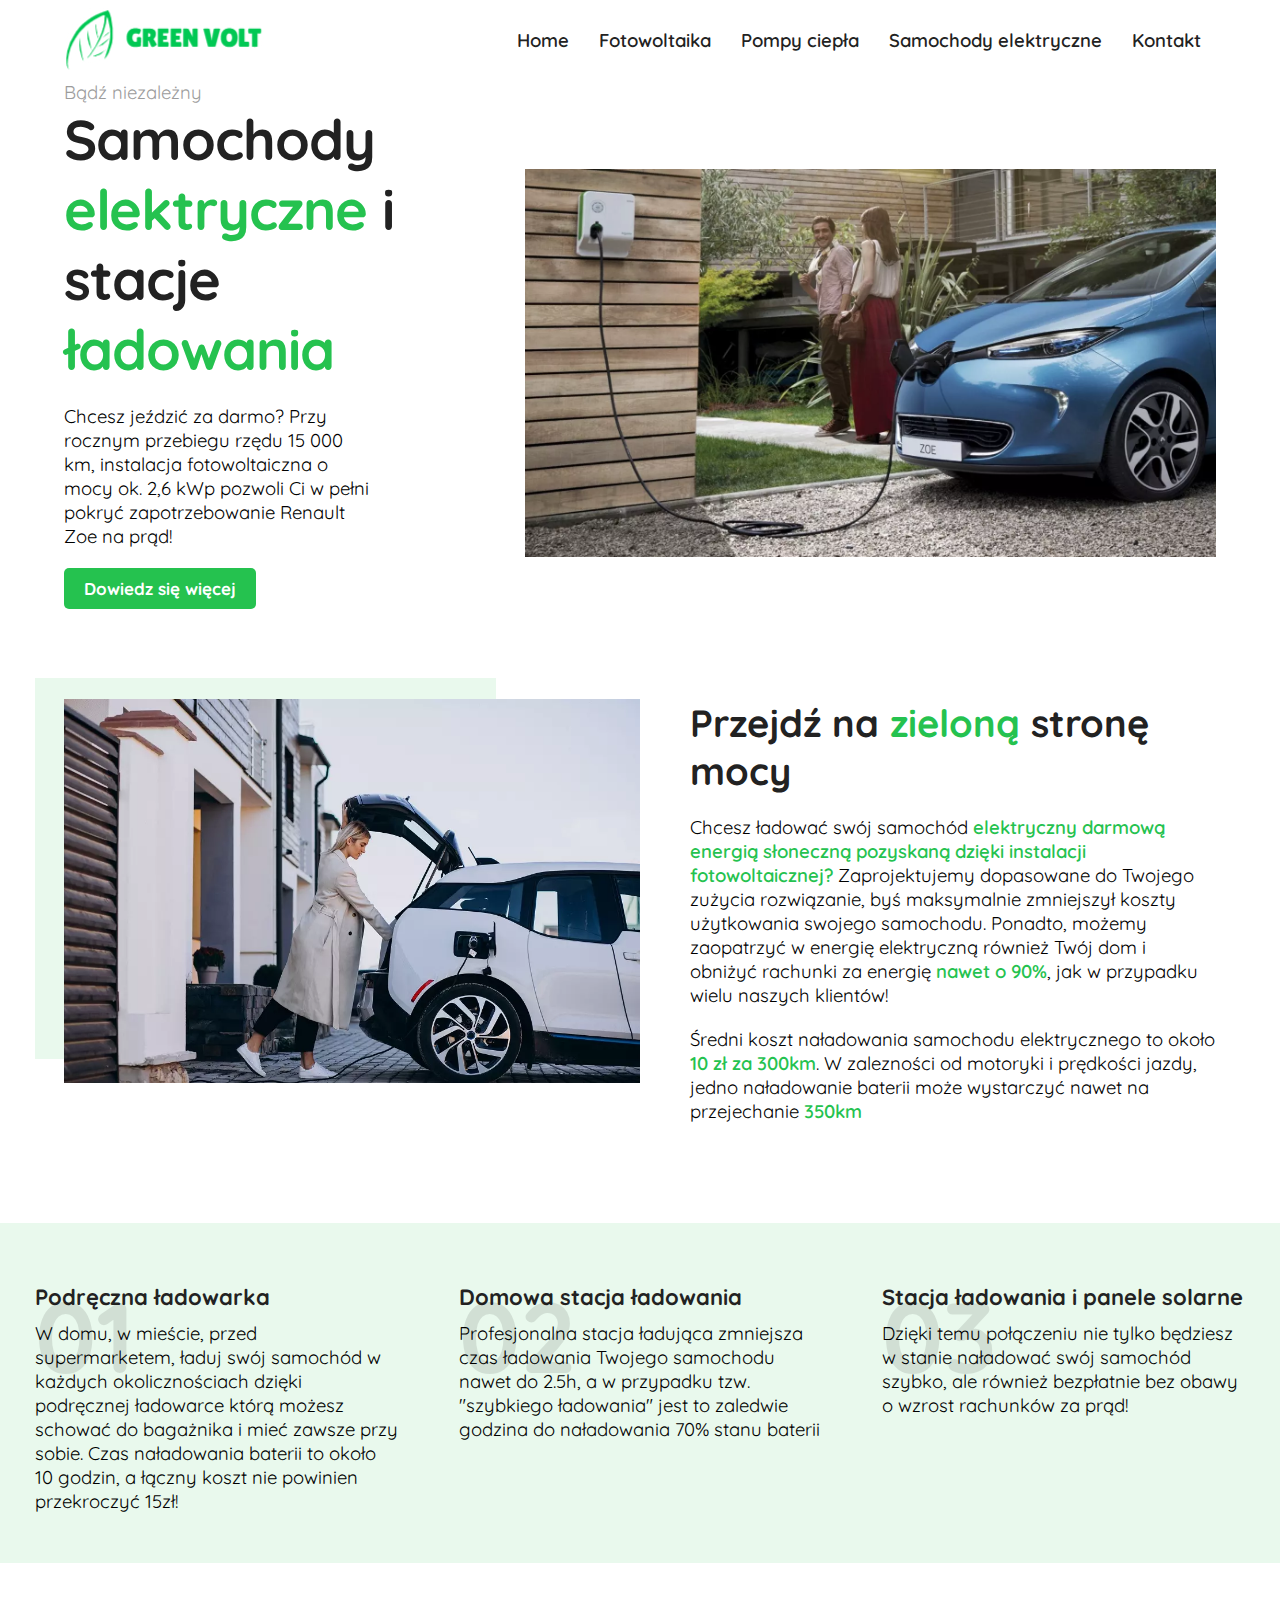
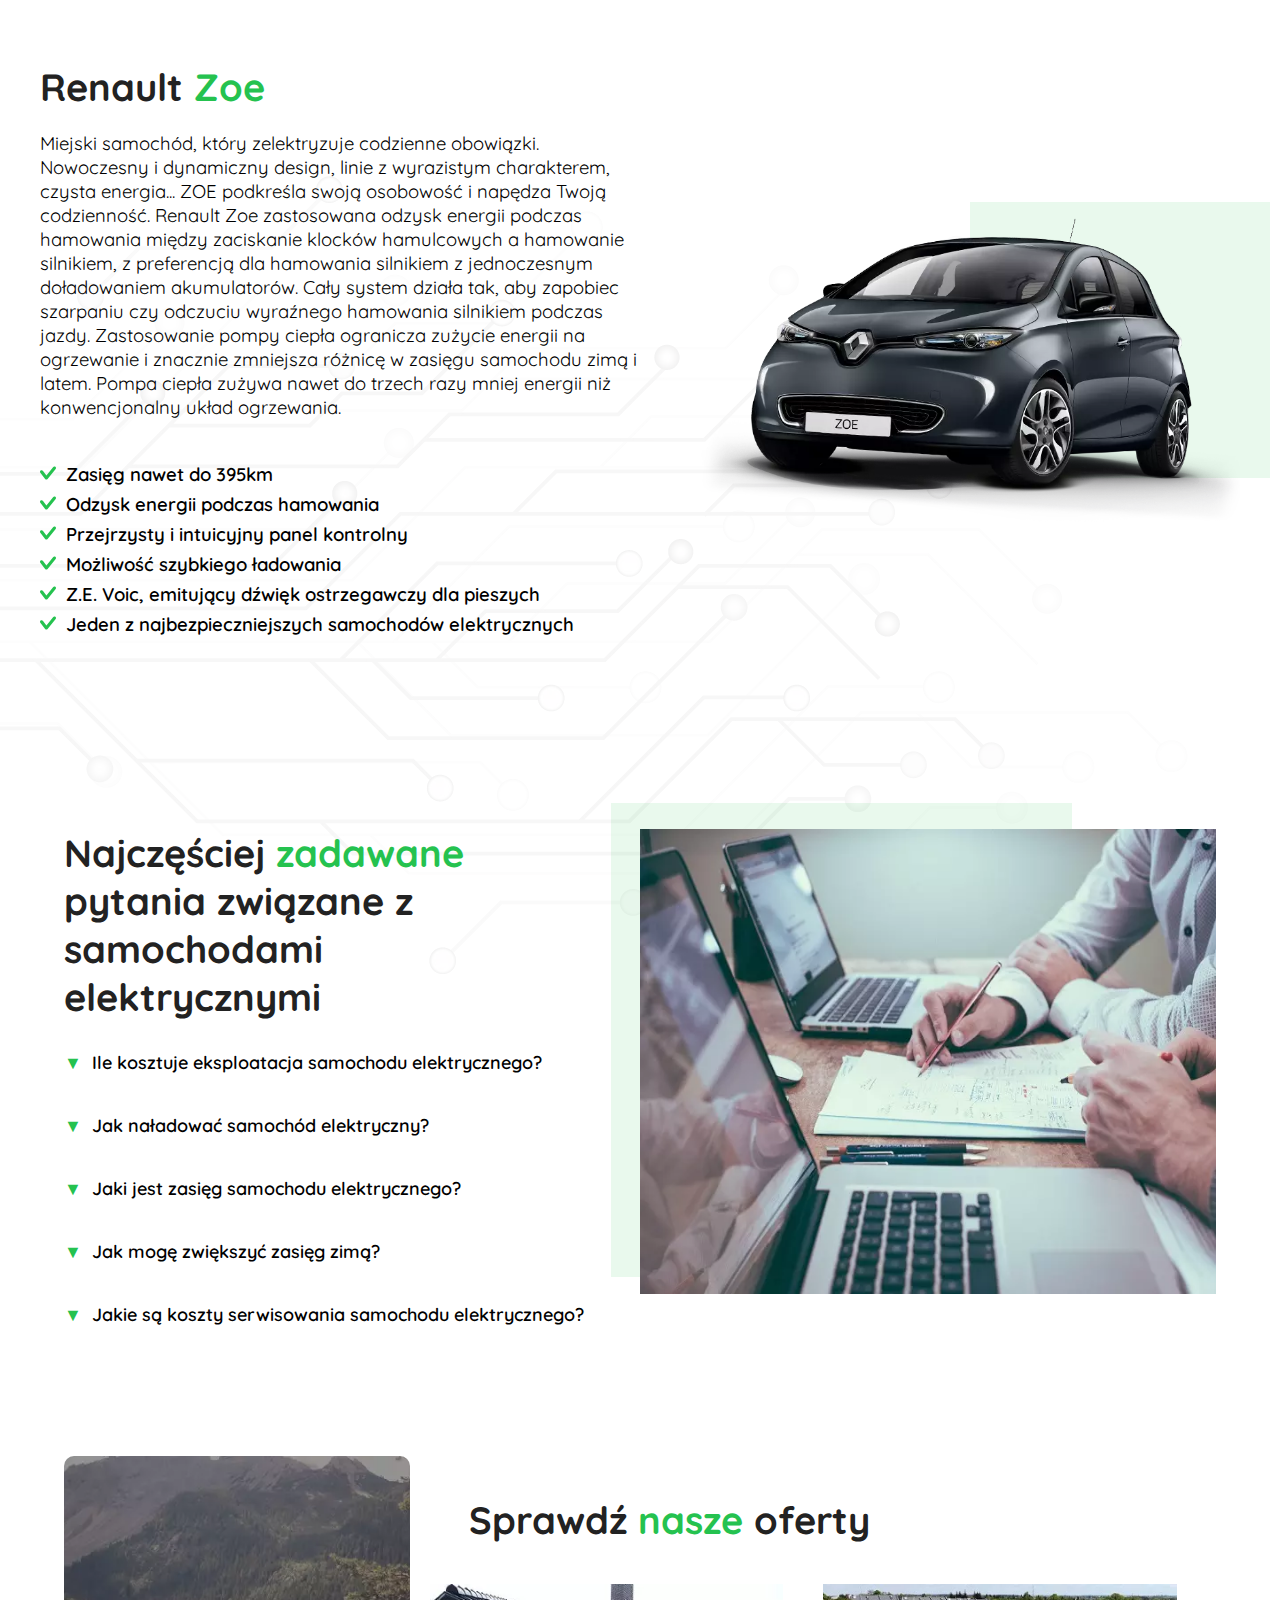
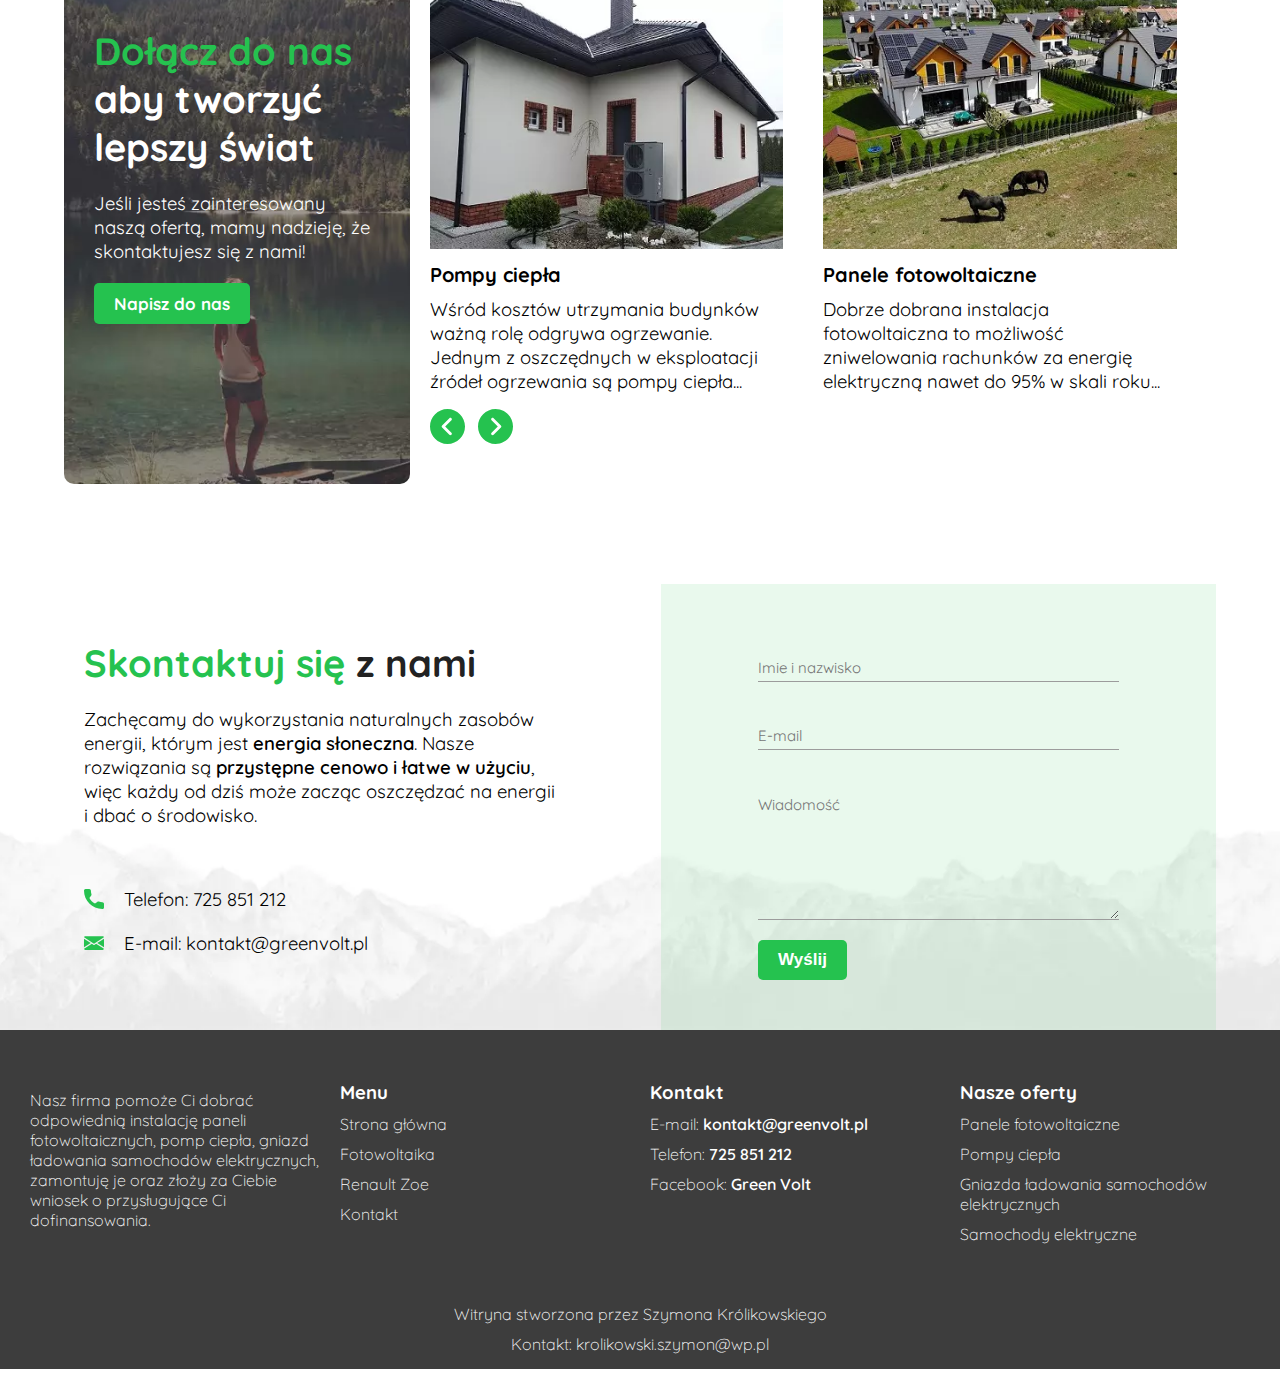
<file: samochody-elektryczne.html>
<!DOCTYPE html>
<html lang="pl">
<head>
    <meta charset="UTF-8">
    <meta http-equiv="X-UA-Compatible" content="IE=edge">
    <meta name="viewport" content="width=device-width, initial-scale=1.0">
    <title>Green Volt - fotowoltaika</title>
    <link rel="stylesheet" href="css/samochodyElektryczne.css">
</head>
<body>
    <nav class="navigation">
        <article class="navigation__firstArticle">
            <a href="./"><img src="image/logo-green-volt.jpg" alt="Logo Green Volt"></a>
        </article>
        <article class="navigation__secoundArticle">
            <a class="paragraph navigation__link" href="index.html">Home</a>
            <a class="paragraph navigation__link" href="fotowoltaika.html">Fotowoltaika</a>
            <a class="paragraph navigation__link" href="pompy-ciepla.html">Pompy ciepła</a>
            <a class="paragraph navigation__link" href="samochody-elektryczne.html">Samochody elektryczne</a>
            <a class="paragraph navigation__link" href="#kontakt">Kontakt</a>
        </article>
    </nav>
    <nav class="navigationMobile">
        <article class="navigationMobile__firstArticle">
            <a class="paragraph navigationMobile__link" href="./"><img src="image/logo-green-volt.jpg" alt="Logo Green Volt"></a>
            <a class="paragraph navigationMobile__link" href="index.html">Home</a>
            <a class="paragraph navigationMobile__link" href="fotowoltaika.html">Fotowoltaika</a>
            <a class="paragraph navigationMobile__link" href="pompy-ciepla.html">Pompy ciepła</a>
            <a class="paragraph navigationMobile__link" href="samochody-elektryczne.html">Samochody elektryczne</a>
            <a class="paragraph navigationMobile__link" href="#kontakt">Kontakt</a>
        </article>
        <article class="navigationMobile__secoundArticle">
            <a href="tel:+48725851212" class="paragraph navigationMobile__paragraphContact">Telefon: <span class="navigationMobile__linkContact">725 851 212</span></a>
            <a href="mailto:kontakt@greenvolt.pl" class="paragraph navigationMobile__paragraphContact">E-mail: <span class="navigationMobile__linkContact">kontakt@greenvolt.pl</span></a>
        </article>
    </nav>
    <div class="navigationMobile__button">
        <div class="navigationMobile__divLine"></div>
    </div>

    <header class="header">
        <article class="header__firstArticle">
            <p class="paragraph header__paragraphTop">Bądź niezależny</p>
            <h1 class="headingOne">Samochody <span class="spanGreenColor">elektryczne</span> i stacje <span class="spanGreenColor">ładowania</span></h1>
            <p class="paragraph header__paragraph">Chcesz jeździć za darmo? Przy rocznym przebiegu rzędu 15 000 km, instalacja fotowoltaiczna o mocy ok. 2,6 kWp pozwoli Ci w pełni pokryć zapotrzebowanie Renault Zoe na prąd!
            </p>
            <div class="header__linkBox">
                <a class="header__link link" href="#renault-zoe">Dowiedz się więcej</a>
            </div>
        </article>

        <article class="header__secoundArticle">
            <img class="header__image" src="image/ladowarka-renault-zoe.webp" alt="Renault Zeo przy domowej stacji ładowania samochodów elektrycznych">
        </article>
    </header>

    <section id="o-nas" class="changes">
        <article class="changes__firstArticle">
            <img class="changes__image" src="image/kobieta-ladujaca-samochod-elektryczny.webp" alt="Samochód elektryczny, panele fotowoltaiczne Inowrocław">
        </article>

        <article class="changes__secoundArticle">
            <h2 class="headingTwo changes__headingTwo">Przejdź na <span class="spanGreenColor">zieloną</span> stronę mocy</h2>
            <p class="paragraph changes__paragraph">Chcesz ładować swój samochód <span class="spanGreenColor spanFontWeight">elektryczny darmową energią słoneczną pozyskaną dzięki instalacji fotowoltaicznej?</span> Zaprojektujemy dopasowane do Twojego zużycia rozwiązanie, byś maksymalnie zmniejszył koszty użytkowania swojego samochodu. Ponadto, możemy zaopatrzyć w energię elektryczną również Twój dom i obniżyć rachunki za energię <span class="spanGreenColor spanFontWeight">nawet o 90%</span>, jak w przypadku wielu naszych klientów!
            </p>
            <p class="paragraph changes__paragraph">Średni koszt naładowania samochodu elektrycznego to około <span class="spanGreenColor spanFontWeight">10 zł za 300km</span>. W zalezności od motoryki i prędkości jazdy, jedno naładowanie baterii może wystarczyć nawet na przejechanie <span class="spanGreenColor spanFontWeight">350km</span></p>
        </article>
    </section>

    <section class="steps">
        <article class="steps__firstArticle">
            <div class="steps__stepBox">
                <p class="paragraph steps__paragraphNumber">01</p>
                <h3 class="headingThree steps__headingThree">Podręczna ładowarka</h3>
                <p class="paragraph">W domu, w mieście, przed supermarketem, ładuj swój samochód w każdych okolicznościach dzięki podręcznej ładowarce którą możesz schować do bagażnika i mieć zawsze przy sobie. Czas naładowania baterii to około 10 godzin, a łączny koszt nie powinien przekroczyć 15zł!</p>
            </div>
            <div class="steps__stepBox steps__stepBox--2">
                <p class="paragraph steps__paragraphNumber">02</p>
                <h3 class="headingThree steps__headingThree">Domowa stacja ładowania</h3>
                <p class="paragraph">Profesjonalna stacja ładująca zmniejsza czas ładowania Twojego samochodu nawet do 2.5h, a w przypadku tzw. "szybkiego ładowania" jest to zaledwie godzina do naładowania 70% stanu baterii</p>
            </div>
            <div class="steps__stepBox">
                <p class="paragraph steps__paragraphNumber">03</p>
                <h3 class="headingThree steps__headingThree">Stacja ładowania i panele solarne</h3>
                <p class="paragraph">Dzięki temu połączeniu nie tylko będziesz w stanie naładować swój samochód szybko, ale również bezpłatnie bez obawy o wzrost rachunków za prąd!</p>
            </div>
        </article>
    </section >
    <img class="backgroundImage" src="image/background-three.webp">
    <section id="renault-zoe" class="product">
        <article class="product__firstArticle">
            <h2 class="headingTwo product__headingTwo">Renault <span class="spanGreenColor">Zoe</span></h2>
            <p class="paragraph">Miejski samochód, który zelektryzuje codzienne obowiązki. Nowoczesny i dynamiczny design, linie z wyrazistym charakterem, czysta energia... ZOE podkreśla swoją osobowość i napędza Twoją codzienność. Renault Zoe zastosowana odzysk energii podczas hamowania między zaciskanie klocków hamulcowych a hamowanie silnikiem, z preferencją dla hamowania silnikiem z jednoczesnym doładowaniem akumulatorów. Cały system działa tak, aby zapobiec szarpaniu czy odczuciu wyraźnego hamowania silnikiem podczas jazdy. Zastosowanie pompy ciepła ogranicza zużycie energii na ogrzewanie i znacznie zmniejsza różnicę w zasięgu samochodu zimą i latem. Pompa ciepła zużywa nawet do trzech razy mniej energii niż konwencjonalny układ ogrzewania.

            </p>
            <ul class="product__unorderList">
                <li class="paragraph product__listElement"><span class="product__spanGreenColor"><img src="svg/icon-tick-mark.svg" alt="Ikonka znaku wyboru"></span> Zasięg nawet do 395km</li>
                <li class="paragraph product__listElement"><span class="product__spanGreenColor"><img src="svg/icon-tick-mark.svg" alt="Ikonka znaku wyboru"></span> Odzysk energii podczas hamowania</li>
                <li class="paragraph product__listElement"><span class="product__spanGreenColor"><img src="svg/icon-tick-mark.svg" alt="Ikonka znaku wyboru"></span> Przejrzysty i intuicyjny panel kontrolny</li>
                <li class="paragraph product__listElement"><span class="product__spanGreenColor"><img src="svg/icon-tick-mark.svg" alt="Ikonka znaku wyboru"></span> Możliwość szybkiego ładowania</li>
                <li class="paragraph product__listElement"><span class="product__spanGreenColor"><img src="svg/icon-tick-mark.svg" alt="Ikonka znaku wyboru"></span> Z.E. Voic, emitujący dźwięk ostrzegawczy dla pieszych</li>
                <li class="paragraph product__listElement"><span class="product__spanGreenColor"><img src="svg/icon-tick-mark.svg" alt="Ikonka znaku wyboru"></span> Jeden z najbezpieczniejszych samochodów elektrycznych</li>
            </ul>
        </article>
        <article class="product__secoundArticle">
            <div class="product__boxImage product__boxImage--first">
                <img class="product__image" src="image/zoeTest.webp"  alt="Samochód elektryczny Renault Zoe">
            </div>
        </article>
    </section>

    <section class="faq">
        <article class="faq__firstArticle">
            <img class="faq__image" src="image/fotowoltaika-pytania.webp" alt="Samochód elektryczny, panele fotowoltaiczne Inowrocław">
        </article>

        <article class="faq__secoundArticle">
            <h2 class="headingTwo faq__headingTwo">Najczęściej <span class="spanGreenColor">zadawane</span> pytania związane z samochodami elektrycznymi</h2>
            <div class="faq__accordion">
                <div class="faq__contentBox">
                    <div class="faq__contentBoxHeader"><span class="spanGreenColor faq__span">▼</span> Ile kosztuje eksploatacja samochodu elektrycznego?</div>
                    <div class="faq__answerBox">
                        <p>Koszt prądu potrzebnego do naładowania w 100% samochodu elektrycznego wynosi około 5zł/100km, czyli 50zł na 1000km. W Polsce samochody elektryczne mogą także korzystać z ulgi niepłacenia za parkingi oraz mają pożliwość jazdy bus pasem w mieście.</p>
                    </div>
                </div>
                <div class="faq__contentBox">
                    <div class="faq__contentBoxHeader"><span class="spanGreenColor faq__span">▼</span> Jak naładować samochód elektryczny?</div>
                    <div class="faq__answerBox">
                        <p>Samochód elektryczny można naładować zarówno w domu, jak i w podróży. Ładowanie w domu może odbywać się poprzez tradycyjne domowe gniazdko elektryczne za pomocą podręcznej ładowarki, musimy pamiętać jednak, że czas ładowania wynosi wtedy około 10-12 godzin, stacją ładowania w domu gdzie czas ładowania wyniesie około 2 godzin oraz w za pomocą ładowarek publicznych dostępnych na terenie całej Polski i Europy.</p>
                    </div>
                </div>
                <div class="faq__contentBox">
                    <div class="faq__contentBoxHeader"><span class="spanGreenColor faq__span">▼</span> Jaki jest zasięg samochodu elektrycznego?</div>
                    <div class="faq__answerBox">
                        <p>Zasięg samochodów elektrycznych jest bardzo zróżnicowany i zależy od pojemności baterii, która jest stosunkowo niewielka w przypadku samochodów miejskich i zdecydowanie większa w przypadku SUV-ów. Oferowane przez nas Renault Zoe posiadają baterię pozwalającą na przejechanie około 350km.</p>
                    </div>
                </div>
                <div class="faq__contentBox">
                    <div class="faq__contentBoxHeader"><span class="spanGreenColor faq__span">▼</span> Jak mogę zwiększyć zasięg zimą?</div>
                    <div class="faq__answerBox">
                        <p>Baterie mają określoną optymalną temperaturę roboczą – w celu jej osiągnięcia samoczynnie aktywowana jest funkcja ogrzewania lub chłodzenia. Zasilają one wszystkie włączone elementy wyposażenia, dlatego każde zmniejszenie poboru energii zwiększy zasięg pojazdu. Przy niskich temperaturach warto dodatkowo przed wyjazdem nagrzać samochód w trakcie ładowania, usunąć zalegający śnieg, prowadzić ekonomicznie zachowując niezbyt wysoką stałą prędkość (70-80km/h), maksymalizować odzyskiwaną energię podczas hamowania.</p>
                    </div>
                </div>
                <div class="faq__contentBox">
                    <div class="faq__contentBoxHeader"><span class="spanGreenColor faq__span">▼</span> Jakie są koszty serwisowania samochodu elektrycznego?</div>
                    <div class="faq__answerBox">
                        <p>Koszty serwisowe samochodów elekrycznych są dużo niższe w porównaniu z konwencjonalnymi pojazdami. Wiąże się to z tym, że pojazdy elektryczne mają mniej ruchomych części, które w 90% nie niszczą się. Dodatkowo odchodzą nam koszty wymiany oleju silnikowego oraz tarcz hamulcowych.</p>
                    </div>
                </div>
            </div>
        </article>
    </section>

    <section class="blog">
        <article class="blog__firstSection">
            <div class="blog__largeImageBox">
                <div class="blog__largeTextBox">
                    <h2 class="headingTwo blog__headingTwo--white"> <span class="spanGreenColor">Dołącz do nas</span> aby tworzyć lepszy świat</h2>
                    <p class="paragraph blog__paragraph">Jeśli jesteś zainteresowany naszą ofertą, mamy nadzieję, że skontaktujesz się z nami!</p>
                    <div class="blog__linkBox">
                        <a class="blog__link link" href="#kontakt">Napisz do nas</a>
                    </div>
                </div>
            </div>
        </article>
        <article class="blog__thirdSection">
            <h2 class="headingTwo blog__headingTwo">Sprawdź <span class="spanGreenColor">nasze</span> oferty</h2>
            <div class="container blog__container">
                <div class="slides blog__slides">
                  <div class="slide blog__slide">
                    <a class="blog__linkBox" href="pompy-ciepla.html">
                        <img class="blog__image" src="image/pompa-ciepla-dom.webp" alt="Instalacja pompy ciepła"/>
                        <p class="blog__paragraphMain">Pompy ciepła</p>
                        <p class="paragraph">Wśród kosztów utrzymania budynków ważną rolę odgrywa ogrzewanie. Jednym z oszczędnych w eksploatacji źródeł ogrzewania są pompy ciepła...</p>
                    </a>
                  </div>
                  <div class="slide blog__slide">
                    <a href="fotowoltaika.html" class="blog__linkBox">
                        <img class="blog__image" src="image/fotowoltaika-instalacja-dom-jednorodzinny.webp" alt="" />
                        <p class="blog__paragraphMain">Panele fotowoltaiczne</p>
                        <p class="paragraph">Dobrze dobrana instalacja fotowoltaiczna to możliwość zniwelowania rachunków za energię elektryczną nawet do 95% w skali roku...</p>
                    </a>
                  </div>
                  <div class="slide blog__slide">
                    <a href="samochody-elektryczne.html" class="blog__linkBox">
                        <img class="blog__image" src="image/stacja-ladowania-samochodow-elektrycznych-zoe.webp" alt="" />
                        <p class="blog__paragraphMain">Stacje ładowania i samochody elektryczne</p>
                        <p class="paragraph">Chcesz jeździć za darmo? Przy rocznym przebiegu rzędu 15 000 km, instalacja fotowoltaiczna...</p>
                    </a>
                  </div>
                </div>
                <div class="blog__slide-controls">
                  <button class="blog__button" id="prev-btn"><img src="svg/icon-previous.svg" alt="Ikonka strzałka lewo">
                  </button>
                  <button class="blog__button" id="next-btn"><img src="svg/icon-next.svg" alt="Ikonka strzałka prawo">
                  </button>
                </div>
              </div>
        </article>
    </section>

    <section id="kontakt" class="formContact">
        <div class="formContact__wrapper">
            <article class="formContact__firstArticle">
                <h2 class="headingTwo"> <span class="spanGreenColor">Skontaktuj się</span> z nami</h2>
                <p class="paragraph formContact__paragraphMain">Zachęcamy do wykorzystania naturalnych zasobów energii, którym jest <span class="spanFontWeight">energia słoneczna</span>. Nasze rozwiązania są  <span class="spanFontWeight">przystępne  cenowo i łatwe w użyciu</span>, więc każdy od dziś może zacząc oszczędzać na energii i dbać o środowisko.</p>
                <div class="formContact__dataContact">
                    <div class="formContact__dataContactBox">
                        <img class="formContact__icon" src="svg/call.svg" alt="Ikonka telefonu">
                        <p class="paragraph">Telefon: <a class="formContact__link" href="tel:+48725851212">725 851 212</a></p>
                    </div>
                    <div class="formContact__dataContactBox">
                        <img class="formContact__icon" src="svg/email.svg" alt="Ikonka wiadomości">
                        <p class="paragraph">E-mail: <a class="formContact__link" href="mailto:greencircle@contact.pl">kontakt@greenvolt.pl</a></p>
                    </div>
                </div>
            </article>
            <article class="formContact__secoundArticle">
                <form class="formContact__form" action="https://formsubmit.io/send/krolikowskyy@gmail.com" method="POST">
                    <input class="formContact__input" id="formContact__inputName" type="text" minlength="2" placeholder="Imie i nazwisko">
                    <input class="formContact__input" id="formContact__inputEmail" type="email" placeholder="E-mail">
                    <textarea class="formContact__input" id="formContact__message" minlength="5" cols="30" rows="7" placeholder="Wiadomość"></textarea>
                    <button type="submit" class="formContact__button link" id="formContact__buttonSubmit">Wyślij</button>
                    <input name="_redirect" type="hidden" id="name" value="https://szymon-krolikowski.github.io/thundergreen--website/">
                </form>
            </article>
        </div>
    </section>

    <footer class="footer">
        <article class="footer__firstArticle">
            <div class="footer__box">
                <p class="paragraph footer__paragraph">Nasz firma pomoże Ci dobrać odpowiednią instalację paneli fotowoltaicznych, pomp ciepła, gniazd ładowania samochodów elektrycznych, zamontuję je oraz złoży za Ciebie wniosek o przysługujące Ci dofinansowania.</p>
            </div>
            <div class="footer__box">
                <p class="paragraph spanFontWeight footer__paragraphMain">Menu</p>
                <p class="paragraph footer__paragraph"><a class="footer__link" href="index.html">Strona główna</a></p>
                <p class="paragraph footer__paragraph"><a class="footer__link" href="fotowoltaika.html">Fotowoltaika</a></p>
                <p class="paragraph footer__paragraph"><a class="footer__link" href="#renault-zoe">Renault Zoe</a></p>
                <p class="paragraph footer__paragraph"><a class="footer__link" href="#kontakt">Kontakt</a></p>
            </div>
            <div class="footer__box">
                <p class="paragraph spanFontWeight footer__paragraphMain">Kontakt</p>
                <p class="paragraph footer__paragraph">E-mail: <a class="footer__link spanFontWeight" href="mailto:greenside@gmail.com">kontakt@greenvolt.pl</a></p>
                <p class="paragraph footer__paragraph">Telefon: <a class="footer__link spanFontWeight" href="tel:+48725851212">725 851 212</a></p>
                <p class="paragraph footer__paragraph">Facebook: <a class="footer__link spanFontWeight" rel="nofollow" href="https://www.facebook.com/">Green Volt</a></p>
            </div>
            <div class="footer__box">
                <p class="paragraph spanFontWeight footer__paragraphMain">Nasze oferty</p>
                <p class="paragraph footer__paragraph"><a class="footer__link" href="fotowoltaika.html">Panele fotowoltaiczne</a></p>
                <p class="paragraph footer__paragraph"><a class="footer__link" href="pompy-ciepla.html">Pompy ciepła</a></p>
                <p class="paragraph footer__paragraph"><a class="footer__link" href="samochody-elektryczne.html">Gniazda ładowania samochodów elektrycznych</a></p>
                <p class="paragraph footer__paragraph"><a class="footer__link" href="samochody-elektryczne.html">Samochody elektryczne</a></p>
            </div>
        </article>

        <article class="footer__secoundArticle">
            <p class="paragraph footer__paragraph">Witryna stworzona przez <a class="footer__link" rel="nofollow" href="https://www.facebook.com/szymon.krolikowski.92/">Szymona Królikowskiego</a></p>
            <p class="paragraph footer__paragraph">Kontakt: <a class="footer__link" href="mailto:krolikowski.szymon@wp.pl">krolikowski.szymon@wp.pl</a></p>
        </article>
    </footer>
    <script src="js/navigation.js"></script>
    <script src="js/accordion.js"></script>
    <script src="js/calculator.js"></script>
    <script src="js/slider.js"></script>
</body>
</html>
</file>
<file: css/main.css>
@import url("https://fonts.googleapis.com/css2?family=Quicksand:wght@300;400;500;600;700&display=swap");
.headingOne {
  color: #222222;
  font-size: 3rem;
  letter-spacing: -1px;
  margin-bottom: 20px;
}

.headingTwo {
  color: #222222;
  font-size: 2.9rem;
}

.headingThree {
  color: #222222;
  font-size: 1.85rem;
}

.paragraph {
  font-size: 1.7rem;
}

.smallParagraph {
  font-size: 1.5rem;
}

.spanGreenColor {
  color: #25c24f;
}

.spanRedColor {
  color: #f80000;
}

.spanFontWeight {
  font-weight: 600;
}

.link {
  background: #25c24f;
  color: white;
  font-size: 1.7rem;
  font-weight: bold;
  text-decoration: none;
  padding: 1rem 2rem;
  border-radius: 5px;
  -webkit-transition: background 0.5s;
  transition: background 0.5s;
}

.link:hover {
  background: #222222;
}

@media screen and (min-width: 760px) {
  .headingOne {
    font-size: 4rem;
  }
  .headingTwo {
    font-size: 3rem;
  }
  .headingThree {
    font-size: 1.95rem;
  }
  .paragraph {
    font-size: 1.75rem;
  }
  .smallParagraph {
    font-size: 1.55rem;
  }
}

@media screen and (min-width: 1000px) {
  .headingOne {
    font-size: 5.6rem;
  }
  .headingTwo {
    font-size: 3.8rem;
  }
  .paragraph {
    font-size: 1.85rem;
  }
  .smallParagraph {
    font-size: 1.60rem;
  }
}

@-webkit-keyframes backgroundRotate {
  0% {
    -webkit-transform: rotate(0deg);
            transform: rotate(0deg);
  }
  100% {
    -webkit-transform: rotate(360deg);
            transform: rotate(360deg);
  }
}

@keyframes backgroundRotate {
  0% {
    -webkit-transform: rotate(0deg);
            transform: rotate(0deg);
  }
  100% {
    -webkit-transform: rotate(360deg);
            transform: rotate(360deg);
  }
}

@-webkit-keyframes offerLargeCircleCode {
  0% {
    top: -20%;
    left: 20%;
  }
  100% {
    top: -5%;
    left: -10%;
  }
}

@keyframes offerLargeCircleCode {
  0% {
    top: -20%;
    left: 20%;
  }
  100% {
    top: -5%;
    left: -10%;
  }
}

@-webkit-keyframes offerSmallCircleCode {
  0% {
    top: 80%;
    left: -30%;
  }
  100% {
    top: 70%;
    left: -20%;
  }
}

@keyframes offerSmallCircleCode {
  0% {
    top: 80%;
    left: -30%;
  }
  100% {
    top: 70%;
    left: -20%;
  }
}

@-webkit-keyframes offerLargeCircleDesign {
  0% {
    top: 0%;
    left: 20%;
  }
  100% {
    top: 20%;
    left: 40%;
  }
}

@keyframes offerLargeCircleDesign {
  0% {
    top: 0%;
    left: 20%;
  }
  100% {
    top: 20%;
    left: 40%;
  }
}

@-webkit-keyframes offerSmallCircleDesign {
  0% {
    top: -40%;
    left: -30%;
  }
  100% {
    top: -50%;
    left: -40%;
  }
}

@keyframes offerSmallCircleDesign {
  0% {
    top: -40%;
    left: -30%;
  }
  100% {
    top: -50%;
    left: -40%;
  }
}

@-webkit-keyframes offerSmallCircleMobile {
  0% {
    top: -50%;
    left: 80%;
  }
  100% {
    top: -70%;
    left: 60%;
  }
}

@keyframes offerSmallCircleMobile {
  0% {
    top: -50%;
    left: 80%;
  }
  100% {
    top: -70%;
    left: 60%;
  }
}

@-webkit-keyframes offerLargeCircleMobile {
  0% {
    top: -40%;
    left: -50%;
  }
  100% {
    top: 0%;
    left: 0%;
  }
}

@keyframes offerLargeCircleMobile {
  0% {
    top: -40%;
    left: -50%;
  }
  100% {
    top: 0%;
    left: 0%;
  }
}

@-webkit-keyframes offerLargeCircleWeb {
  0% {
    top: -40%;
    left: -50%;
  }
  100% {
    top: -25%;
    left: -20%;
  }
}

@keyframes offerLargeCircleWeb {
  0% {
    top: -40%;
    left: -50%;
  }
  100% {
    top: -25%;
    left: -20%;
  }
}

@-webkit-keyframes offerSmallCircleWeb {
  0% {
    top: 70%;
    left: 80%;
  }
  100% {
    top: 60%;
    left: 70%;
  }
}

@keyframes offerSmallCircleWeb {
  0% {
    top: 70%;
    left: 80%;
  }
  100% {
    top: 60%;
    left: 70%;
  }
}

*,
::after,
::before {
  margin: 0;
  padding: 0;
  -webkit-box-sizing: border-box;
          box-sizing: border-box;
}

html {
  font-size: 62.5%;
  scroll-behavior: smooth;
  font-family: 'Quicksand', sans-serif;
}

.backgroundImage {
  display: none;
  position: absolute;
  opacity: 0.05;
  z-index: -100;
}

.navigation {
  height: 80px;
  display: -webkit-box;
  display: -ms-flexbox;
  display: flex;
  -ms-flex-line-pack: center;
      align-content: center;
  -webkit-box-align: center;
      -ms-flex-align: center;
          align-items: center;
  padding: 0px 20px;
}

.navigation__secoundArticle {
  display: none;
}

.navigationMobile {
  position: fixed;
  top: 0;
  width: 80vw;
  height: 100vh;
  background-color: white;
  -webkit-transform: translateX(90vw);
          transform: translateX(90vw);
  margin-left: 10vw;
  -webkit-transition: -webkit-transform 0.5s;
  transition: -webkit-transform 0.5s;
  transition: transform 0.5s;
  transition: transform 0.5s, -webkit-transform 0.5s;
  z-index: 1000;
}

.navigationMobile__firstArticle, .navigationMobile__secoundArticle {
  display: -webkit-box;
  display: -ms-flexbox;
  display: flex;
  -webkit-box-orient: vertical;
  -webkit-box-direction: normal;
      -ms-flex-direction: column;
          flex-direction: column;
  margin-top: 10px;
}

.navigationMobile__secoundArticle {
  margin-top: 50px;
}

.navigationMobile__button {
  position: fixed;
  top: 20px;
  right: 20px;
  width: 35px;
  height: 35px;
  display: -webkit-box;
  display: -ms-flexbox;
  display: flex;
  -webkit-box-pack: center;
      -ms-flex-pack: center;
          justify-content: center;
  -ms-flex-line-pack: center;
      align-content: center;
  -webkit-box-align: center;
      -ms-flex-align: center;
          align-items: center;
  color: white;
  font-size: 30px;
  background-color: #25c24f;
  border-radius: 5px;
  -webkit-transition: -webkit-transform 0.5s;
  transition: -webkit-transform 0.5s;
  transition: transform 0.5s;
  transition: transform 0.5s, -webkit-transform 0.5s;
  z-index: 1000;
  display: flex;
  -webkit-box-orient: vertical;
  -webkit-box-direction: normal;
      -ms-flex-direction: column;
          flex-direction: column;
  justify-content: center;
}

.navigationMobile__divLine {
  width: 70%;
  height: 2px;
  background: white;
  border-radius: 5px;
}

.navigationMobile__divLine::after {
  content: "";
  position: absolute;
  width: 70%;
  height: 2px;
  border-radius: 5px;
  background: white;
  -webkit-transform: translateY(-6px);
          transform: translateY(-6px);
  -webkit-transition: -webkit-transform 0.4s;
  transition: -webkit-transform 0.4s;
  transition: transform 0.4s;
  transition: transform 0.4s, -webkit-transform 0.4s;
}

.navigationMobile__divLine::before {
  content: "";
  position: absolute;
  width: 70%;
  height: 2px;
  border-radius: 5px;
  background: white;
  -webkit-transform: translateY(6px);
          transform: translateY(6px);
  -webkit-transition: -webkit-transform 0.4s;
  transition: -webkit-transform 0.4s;
  transition: transform 0.4s;
  transition: transform 0.4s, -webkit-transform 0.4s;
}

.navigationMobile__button.open .navigationMobile__divLine::before {
  -webkit-transform: rotate(45deg);
          transform: rotate(45deg);
}

.navigationMobile__button.open .navigationMobile__divLine::after {
  -webkit-transform: rotate(-45deg);
          transform: rotate(-45deg);
}

.navigationMobile__button.open .navigationMobile__divLine {
  background: transparent;
}

.navigationMobile__link {
  font-weight: 600;
  text-decoration: none;
  color: #222222;
  padding: 20px;
  margin: 0 15px;
  -webkit-transition: color 0.5s;
  transition: color 0.5s;
}

.navigationMobile__paragraphContact {
  font-weight: 400;
  text-decoration: none;
  color: #222222;
  padding: 5px 15px;
  margin: 0 15px;
}

.navigationMobile__linkContact {
  font-weight: 600;
  color: #25c24f;
}

.navigationMobileActive {
  -webkit-transform: translateX(10vw);
          transform: translateX(10vw);
  -webkit-box-shadow: -1px 9px 18px 0px rgba(75, 81, 91, 0.5);
          box-shadow: -1px 9px 18px 0px rgba(75, 81, 91, 0.5);
}

.navigationMobileButtonActive {
  -webkit-transform: translateX(-78vw);
          transform: translateX(-78vw);
}

.header {
  display: -webkit-box;
  display: -ms-flexbox;
  display: flex;
  -webkit-box-orient: vertical;
  -webkit-box-direction: normal;
      -ms-flex-direction: column;
          flex-direction: column;
  margin: 0px 20px 50px;
}

.header__firstArticle, .header__secoundArticle {
  width: 100%;
  margin-top: 50px;
}

.header__sliderClipBox {
  position: relative;
  width: 100%;
  height: 400px;
}

.header__sliderClipBox:hover .header__clip {
  -webkit-clip-path: polygon(100% 0, 100% 0, 100% 100%, 100% 100%);
          clip-path: polygon(100% 0, 100% 0, 100% 100%, 100% 100%);
}

.header__sliderClipBox .header__clip:hover {
  -webkit-clip-path: polygon(0 0, 100% 0, 100% 100%, 0% 100%);
          clip-path: polygon(0 0, 100% 0, 100% 100%, 0% 100%);
  -webkit-transition: -webkit-clip-path 0.5s;
  transition: -webkit-clip-path 0.5s;
  transition: clip-path 0.5s;
  transition: clip-path 0.5s, -webkit-clip-path 0.5s;
}

.header__clip {
  position: absolute;
  top: 0;
  left: 0;
  width: 100%;
  height: 100%;
  -webkit-transition: -webkit-clip-path 0.5s;
  transition: -webkit-clip-path 0.5s;
  transition: clip-path 0.5s;
  transition: clip-path 0.5s, -webkit-clip-path 0.5s;
}

.header__clip--1 {
  background: url("../image/samochody-elektryczne-inowroclaw-m.webp");
  background-size: cover;
  background-position-x: -100px;
  -webkit-clip-path: polygon(0 0, 55% 0, 20% 100%, 0% 100%);
          clip-path: polygon(0 0, 55% 0, 20% 100%, 0% 100%);
}

.header__clip--2 {
  background: url("../image/panele-fotowoltaiczne-inowroclaw.webp");
  background-size: cover;
  -webkit-clip-path: polygon(55% 0, 100% 0, 45% 100%, 20% 100%);
          clip-path: polygon(55% 0, 100% 0, 45% 100%, 20% 100%);
}

.header__clip--3 {
  background: url("../image/pompy-ciepla-inowroclaw.webp");
  background-size: cover;
  background-position-x: -150px;
  -webkit-clip-path: polygon(100% 0, 100% 0, 100% 100%, 45% 100%);
          clip-path: polygon(100% 0, 100% 0, 100% 100%, 45% 100%);
}

.header__clipContent {
  position: absolute;
  bottom: -100%;
  left: 0;
  width: 70%;
  background: rgba(255, 255, 255, 0.918);
  border-top-right-radius: 5px;
  opacity: 0;
  padding: 20px;
  -webkit-transition: bottom 0.5s, opacity 0.5s;
  transition: bottom 0.5s, opacity 0.5s;
}

.header__clip:hover .header__clipContent {
  bottom: 0%;
  opacity: 1;
}

.header__subItemsBox {
  margin-top: 20px;
  margin-left: 20px;
}

.header__headinThree {
  color: #25c24f;
  margin-bottom: 10px;
}

.header__paragraphTop {
  color: #9c9c9c;
}

.header__paragraphNumber {
  color: #25c24f;
  font-weight: bold;
}

.header__paragraphSubItem {
  font-weight: 600;
  margin: 20px 0px;
}

.header__paragraphNumber {
  font-weight: 600;
}

.header__linkBox {
  margin-top: 30px;
}

.changes {
  margin: 50px 20px;
}

.changes__firstArticle, .changes__SecoundArticle {
  width: 100%;
}

.changes__image {
  width: 100%;
}

.changes__partnersBox {
  width: 100%;
  display: -webkit-box;
  display: -ms-flexbox;
  display: flex;
  -webkit-box-orient: horizontal;
  -webkit-box-direction: normal;
      -ms-flex-direction: row;
          flex-direction: row;
  -ms-flex-pack: distribute;
      justify-content: space-around;
  margin: 40px 0px 0px 0px;
}

.changes__accordion {
  font-size: 1.8rem;
}

.changes__contentBox {
  position: relative;
  margin: 20px 0px;
}

.changes__contentBoxHeader {
  position: relative;
  font-weight: 600;
  padding: 10px 0px;
  cursor: pointer;
  -webkit-transition: color 0.5s;
  transition: color 0.5s;
}

.changes__contentBoxHeader:hover {
  color: #25c24f;
}

.changes__answerBox {
  position: relative;
  height: 0;
  overflow: hidden;
  overflow-y: hidden;
  -webkit-transition: height 0.5s, padding 0.5s;
  transition: height 0.5s, padding 0.5s;
}

.changes__contentBox.changesActiveBox .changes__answerBox {
  height: 100%;
  padding: 10px 0px 10px 30px;
}

.changes__headingTwo {
  margin-top: 40px;
}

.changes__span {
  padding-right: 10px;
}

.changes__contentBoxHeader {
  display: -webkit-box;
  display: -ms-flexbox;
  display: flex;
  -webkit-box-orient: horizontal;
  -webkit-box-direction: normal;
      -ms-flex-direction: row;
          flex-direction: row;
}

.service {
  margin: 50px 20px;
}

.service__secoundArticle {
  width: 100%;
  margin: 50px 0px;
}

.service__informationBox {
  position: absolute;
  bottom: 0;
  width: 100%;
  opacity: 0;
  color: white;
  background-color: rgba(34, 34, 34, 0.9);
  padding: 30px 20px;
  -webkit-transition: opacity 0.5s;
  transition: opacity 0.5s;
}

.service__firstImageBox {
  position: relative;
  width: 100%;
  height: 70vh;
  border-radius: 5px;
  background-image: url("../image/panele-fotowoltaiczne-inowroclaw-koszty.webp");
  background-position: center;
  background-size: cover;
  margin-bottom: 20px;
}

.service__firstImageBox:hover .service__informationBox {
  opacity: 1;
}

.service__secoundImageBox {
  position: relative;
  width: 100%;
  height: 70vh;
  border-radius: 5px;
  background-image: url("../image/samochod-elektryczny-zoe.webp");
  background-position: center;
  background-size: cover;
}

.service__secoundImageBox:hover .service__informationBox {
  opacity: 1;
}

.service__unorderList {
  list-style-type: none;
  margin: 20px 0px 0px 0px;
}

.service__listElement {
  font-weight: 600;
  margin: 20px 0px;
}

.service__headingTwo {
  margin-bottom: 20px;
}

.service__spanGreenColor {
  padding-right: 10px;
}

.service__link {
  color: white;
  text-decoration: none;
  -webkit-transition: color 0.5s;
  transition: color 0.5s;
}

.service__link:hover {
  color: #25c24f;
}

.features {
  margin: 50px 20px;
}

.features__secoundArticle {
  margin-top: 50px;
}

.features__box {
  text-align: center;
  margin: 40px 0px;
}

.features__linkBox {
  margin-top: 30px;
}

.features__dots {
  font-size: 50px;
  color: #25c24f;
}

.features__button {
  display: inline-block;
  margin-top: 20px;
}

.features__headingTwo {
  position: relative;
  margin-bottom: 40px;
}

.features__headingTwo::before {
  position: absolute;
  content: ". . . . .";
  top: 90%;
  font-size: 40px;
  color: #25c24f;
}

.features__headingThree {
  margin: 10px 0px;
  -webkit-transition: color 0.5s;
  transition: color 0.5s;
}

.features__headingThree:hover {
  color: #25c24f;
}

.features__link {
  text-decoration: none;
}

.featuresSecound {
  margin: 50px 20px;
}

.featuresSecound__firstArticle {
  width: 100%;
  margin-bottom: 40px;
}

.featuresSecound__image {
  width: 100%;
}

.featuresSecound__headingTwo {
  margin-bottom: 40px;
}

.gallery {
  margin: 50px 20px;
}

.gallery__secoundArticle {
  display: -ms-grid;
  display: grid;
  -ms-grid-columns: (1fr)[10];
      grid-template-columns: repeat(10, 1fr);
  grid-row-gap: 20px;
  grid-column-gap: 20px;
}

.gallery__bigBox {
  -ms-grid-column: 1;
  -ms-grid-column-span: 10;
  grid-column: 1 / 11;
}

.gallery__smallBox--1 {
  -ms-grid-column: 1;
  -ms-grid-column-span: 5;
  grid-column: 1 / 6;
}

.gallery__smallBox--2 {
  -ms-grid-column: 6;
  -ms-grid-column-span: 5;
  grid-column: 6 / 11;
}

.gallery__smallBox--3 {
  -ms-grid-column: 1;
  -ms-grid-column-span: 5;
  grid-column: 1 / 6;
}

.gallery__smallBox--4 {
  -ms-grid-column: 6;
  -ms-grid-column-span: 5;
  grid-column: 6 / 11;
}

.gallery__image {
  width: 100%;
  border-radius: 10px;
}

.gallery__headingTwo {
  margin-bottom: 40px;
}

.testimonials {
  margin: 50px 20px;
}

.testimonials__wrapper {
  overflow: hidden;
}

.testimonials__secoundArticle {
  width: 100vw;
  display: -webkit-box;
  display: -ms-flexbox;
  display: flex;
  -ms-flex-wrap: nowrap;
      flex-wrap: nowrap;
}

.testimonials__box {
  width: 85%;
  min-width: 85%;
  display: -webkit-box;
  display: -ms-flexbox;
  display: flex;
  -webkit-box-orient: vertical;
  -webkit-box-direction: normal;
      -ms-flex-direction: column;
          flex-direction: column;
  -webkit-box-pack: center;
      -ms-flex-pack: center;
          justify-content: center;
  -ms-flex-line-pack: center;
      align-content: center;
  -webkit-box-align: center;
      -ms-flex-align: center;
          align-items: center;
  -ms-flex-negative: 0;
      flex-shrink: 0;
  text-align: center;
  border-radius: 5px;
  -webkit-box-shadow: -1px 9px 18px 0px rgba(75, 81, 91, 0.1);
          box-shadow: -1px 9px 18px 0px rgba(75, 81, 91, 0.1);
  padding: 50px 20px 20px 20px;
  margin-right: 2%;
  margin-left: 2%;
}

.testimonials__slider {
  display: -webkit-box;
  display: -ms-flexbox;
  display: flex;
  padding: 0rem 20px 50px;
  overflow-x: auto;
  scroll-behavior: smooth;
  -ms-scroll-snap-type: mandatory;
      scroll-snap-type: mandatory;
  -ms-scroll-snap-points-x: repeat(300px);
      scroll-snap-points-x: repeat(300px);
  -webkit-overflow-scrolling: touch;
}

.testimonials__iconBox {
  display: -webkit-box;
  display: -ms-flexbox;
  display: flex;
  width: 10%;
  color: #25c24f;
}

.testimonials__textBox {
  width: 90%;
  color: #9c9c9c;
}

.testimonials__headingTwo {
  margin-bottom: 40px;
}

.testimonials__paragraphIcon {
  font-size: 5rem;
}

.testimonials__paragraphName {
  font-weight: 600;
  margin: 10px 0px 5px;
  color: black;
}

.testimonials__paragraph {
  font-size: 1.4rem;
}

.blog {
  margin: 50px 20px 0px;
}

.blog__linkBox {
  color: black;
  text-decoration: none;
}

.blog__linkBox:hover .blog__paragraphMain {
  color: #25c24f;
}

.blog__firstSection {
  width: 100%;
}

.blog__largeImageBox {
  position: relative;
  width: 100%;
  height: 500px;
  display: -webkit-box;
  display: -ms-flexbox;
  display: flex;
  -webkit-box-orient: vertical;
  -webkit-box-direction: normal;
      -ms-flex-direction: column;
          flex-direction: column;
  -webkit-box-pack: center;
      -ms-flex-pack: center;
          justify-content: center;
  background-image: url("../image/kobieta-jezioro-gory.webp");
  background-position: center;
  background-size: cover;
  border-radius: 10px;
}

.blog__largeTextBox {
  position: absolute;
  padding: 0px 30px;
}

.blog__headingTwo {
  margin: 40px 0px;
}

.blog__headingTwo--white {
  color: white;
}

.blog__link {
  margin-top: 30px;
}

.blog__paragraph {
  color: white;
  margin: 20px 0px;
}

.blog__link {
  text-decoration: none;
}

.blog__linkBox {
  margin-top: 30px;
}

.blog__paragraphMain {
  margin: 10px 0px;
  -webkit-transition: color 0.5s;
  transition: color 0.5s;
}

.blog__container {
  margin: 0 auto;
  width: 100%;
  position: relative;
  overflow: hidden;
}

.blog__slides {
  display: -webkit-box;
  display: -ms-flexbox;
  display: flex;
}

.blog__slide {
  min-width: 100%;
  padding: 0px 0% 0px 0px;
  position: relative;
}

.blog__image {
  width: 100%;
}

.blog__slide-controls {
  margin-top: 20px;
}

.blog__prev-btn, .blog__next-btn {
  cursor: pointer;
  background: transparent;
  font-size: 30px;
  border: 1px solid black;
  color: black;
}

.blog__slide-content {
  position: absolute;
  top: 50%;
  left: 50px;
  -webkit-transform: translateY(-50%);
          transform: translateY(-50%);
  font-size: 60px;
  color: black;
}

.blog__button {
  cursor: pointer;
  background: transparent;
  font-size: 30px;
  border: none;
  padding-right: 10px;
  color: black;
}

.blog__button:focus {
  outline: none;
}

.blog__paragraphMain {
  margin: 10px 0px;
  font-size: 2rem;
  font-weight: bold;
}

.contact {
  height: 50vh;
  display: -webkit-box;
  display: -ms-flexbox;
  display: flex;
  -webkit-box-orient: vertical;
  -webkit-box-direction: normal;
      -ms-flex-direction: column;
          flex-direction: column;
  -webkit-box-pack: center;
      -ms-flex-pack: center;
          justify-content: center;
  -ms-flex-line-pack: center;
      align-content: center;
  -webkit-box-align: center;
      -ms-flex-align: center;
          align-items: center;
  background-image: url("../image/contact-bg.webp");
  background-position: center;
  background-size: cover;
}

.contact__input {
  position: relative;
  width: 70vw;
  font-size: 1.5rem;
  border: 1px solid #9c9c9c;
  border-radius: 20px;
  padding: 10px 20px;
  -webkit-box-shadow: -1px 9px 18px 0px rgba(75, 81, 91, 0.1);
          box-shadow: -1px 9px 18px 0px rgba(75, 81, 91, 0.1);
  margin: 40px 0px 20px;
  outline: none;
}

.contact__input::-webkit-input-placeholder, .contact__input::-webkit-input-placeholder {
  font-family: 'Quicksand', sans-serif;
  font-weight: 400;
}

.contact__input::-webkit-input-placeholder, .contact__input::placeholder {
  font-family: 'Quicksand', sans-serif;
  font-weight: 400;
}

.contact__button {
  position: relative;
  width: 70vw;
  font-size: 1.8rem;
  font-weight: bold;
  color: white;
  border-radius: 20px;
  border: 1px solid #25c24f;
  background-color: #25c24f;
  padding: 10px 20px;
  -webkit-box-shadow: -1px 9px 18px 0px rgba(75, 81, 91, 0.1);
          box-shadow: -1px 9px 18px 0px rgba(75, 81, 91, 0.1);
  cursor: pointer;
  -webkit-transition: background-color 0.5s, border 0.5s;
  transition: background-color 0.5s, border 0.5s;
}

.contact__button:hover {
  border: 1px solid #222222;
  background-color: #222222;
}

.contact__headingTwo {
  text-align: center;
  margin: 0px 20px;
}

.field-error {
  border: 1px solid red !important;
}

.field-accept {
  border: 1px solid #25c24f !important;
}

.formContact {
  display: -webkit-box;
  display: -ms-flexbox;
  display: flex;
  -webkit-box-orient: vertical;
  -webkit-box-direction: normal;
      -ms-flex-direction: column;
          flex-direction: column;
  margin: 0px 0px 0px;
}

.formContact__firstArticle {
  margin: 50px 20px;
}

.formContact__dataContactBox {
  display: -webkit-box;
  display: -ms-flexbox;
  display: flex;
  margin: 20px 0px;
}

.formContact__secoundArticle {
  width: 100vw;
  padding: 50px 20px;
  background-color: rgba(37, 194, 79, 0.1);
}

.formContact__form {
  width: 90%;
  display: -webkit-box;
  display: -ms-flexbox;
  display: flex;
  -webkit-box-orient: vertical;
  -webkit-box-direction: normal;
      -ms-flex-direction: column;
          flex-direction: column;
  -webkit-box-pack: center;
      -ms-flex-pack: center;
          justify-content: center;
  -webkit-box-align: start;
      -ms-flex-align: start;
          align-items: flex-start;
  font-weight: 300;
  margin: 0 auto;
}

.formContact__input {
  width: 100%;
  font-size: 1.5rem;
  font-weight: 300;
  border: none;
  border-bottom: 1px solid #9c9c9c;
  background-color: transparent;
  padding: 5px 0px;
  margin: 20px auto;
  outline: none;
}

.formContact__input:focus {
  border-bottom: 2px solid #9c9c9c;
}

.formContact__input::-webkit-input-placeholder, .formContact__input::-webkit-input-placeholder {
  font-family: 'Quicksand', sans-serif;
  font-weight: 400;
}

.formContact__input::-webkit-input-placeholder, .formContact__input::placeholder {
  font-family: 'Quicksand', sans-serif;
  font-weight: 400;
}

.formContact__paragraphMain {
  margin: 20px 0px 40px;
}

.formContact__paragraphData {
  line-height: 40px;
  text-align: center;
}

.formContact__icon {
  padding-right: 20px;
}

.formContact__link {
  color: black;
  text-decoration: none;
  -webkit-transition: color 0.5s;
  transition: color 0.5s;
}

.formContact__link:hover {
  color: #25c24f;
}

.formContact__button {
  border: none;
  cursor: pointer;
}

.footer {
  color: white;
  background-color: #3D3D3D;
  padding: 50px 20px;
}

.footer__secoundArticle {
  text-align: center;
  margin-top: 50px;
}

.footer__box {
  margin: 20px 0px;
}

.footer__paragraphMain {
  font-weight: bold;
  margin: 20px 0px;
}

.footer__paragraph {
  font-size: 1.6rem;
  font-weight: 300;
  margin: 10px 10px;
}

.footer__link {
  color: white;
  text-decoration: none;
  -webkit-transition: color 0.5s;
  transition: color 0.5s;
}

.footer__link:hover {
  color: #25c24f;
}

@media screen and (min-width: 760px) {
  .backgroundImage {
    display: none;
  }
  .backgroundImageFirst {
    -webkit-animation: backgroundRotate 120s linear infinite;
            animation: backgroundRotate 120s linear infinite;
  }
  .wrapper {
    overflow: hidden;
  }
  .navigation {
    -webkit-box-pack: justify;
        -ms-flex-pack: justify;
            justify-content: space-between;
  }
  .navigation__secoundArticle {
    display: -webkit-box;
    display: -ms-flexbox;
    display: flex;
  }
  .navigation__link {
    font-weight: 600;
    text-decoration: none;
    color: #222222;
    margin: 0 15px;
    -webkit-transition: color 0.5s;
    transition: color 0.5s;
  }
  .navigation__link:hover {
    color: #25c24f;
  }
  .navigationMobile {
    display: none;
  }
  .navigationMobile__button {
    display: none;
  }
  .header {
    -webkit-box-orient: horizontal;
    -webkit-box-direction: normal;
        -ms-flex-direction: row;
            flex-direction: row;
    margin-bottom: 170px;
    position: relative;
  }
  .header__subItemsBox {
    display: -webkit-box;
    display: -ms-flexbox;
    display: flex;
    -webkit-box-orient: horizontal;
    -webkit-box-direction: normal;
        -ms-flex-direction: row;
            flex-direction: row;
    -ms-flex-pack: distribute;
        justify-content: space-around;
  }
  .header__subItemsElement {
    width: 33.33%;
    display: -webkit-box;
    display: -ms-flexbox;
    display: flex;
    -webkit-box-orient: vertical;
    -webkit-box-direction: normal;
        -ms-flex-direction: column;
            flex-direction: column;
  }
  .header__sliderClipBox {
    height: 100%;
  }
  .header__clip--1 {
    background: url("../image/samochody-elektryczne-inowroclaw.webp");
    background-size: cover;
    background-position-x: -100px;
    -webkit-clip-path: polygon(0 0, 55% 0, 20% 100%, 0% 100%);
            clip-path: polygon(0 0, 55% 0, 20% 100%, 0% 100%);
  }
  .header__clip--2 {
    background: url("../image/panele-fotowoltaiczne-inowroclaw.webp");
    background-size: cover;
    -webkit-clip-path: polygon(55% 0, 100% 0, 45% 100%, 20% 100%);
            clip-path: polygon(55% 0, 100% 0, 45% 100%, 20% 100%);
  }
  .header__clip--3 {
    background: url("../image/pompy-ciepla-inowroclaw.webp");
    background-size: cover;
    background-position-x: -150px;
    -webkit-clip-path: polygon(100% 0, 100% 0, 100% 100%, 45% 100%);
            clip-path: polygon(100% 0, 100% 0, 100% 100%, 45% 100%);
  }
  .header__paragraphSubItem {
    font-size: 1.4rem;
    margin: 0px 10px 0px 0px;
  }
  .header__paragraph {
    padding-right: 40px;
  }
  .changes {
    display: -webkit-box;
    display: -ms-flexbox;
    display: flex;
    -webkit-box-orient: horizontal;
    -webkit-box-direction: normal;
        -ms-flex-direction: row;
            flex-direction: row;
  }
  .changes__firstArticle {
    width: 50%;
    padding-right: 30px;
  }
  .changes__secoundArticle {
    width: 50%;
  }
  .changes__partnersBox {
    -webkit-box-pack: start;
        -ms-flex-pack: start;
            justify-content: flex-start;
  }
  .changes__imageLogoBrand {
    margin: 0px 50px 0px 0px;
  }
  .changes__contentBox.changesActiveBox .changes__answerBox {
    height: 105px;
  }
  .changes__headingTwo {
    margin-top: 0px;
  }
  .service__secoundArticle {
    display: -webkit-box;
    display: -ms-flexbox;
    display: flex;
    -webkit-box-pack: justify;
        -ms-flex-pack: justify;
            justify-content: space-between;
  }
  .service__firstImageBox, .service__secoundImageBox {
    width: 48%;
    height: 40vh;
  }
  .features__secoundArticle {
    display: -webkit-box;
    display: -ms-flexbox;
    display: flex;
    -ms-flex-wrap: wrap;
        flex-wrap: wrap;
    margin-top: 20px;
  }
  .features__box {
    width: 50%;
    text-align: left;
    padding-right: 40px;
  }
  .features__headingTwo::before {
    top: 77.5%;
  }
  .featuresSecound__firstArticle {
    display: -webkit-box;
    display: -ms-flexbox;
    display: flex;
    -webkit-box-pack: center;
        -ms-flex-pack: center;
            justify-content: center;
  }
  .featuresSecound__image {
    width: 50%;
  }
  .featuresSecound__headingTwo {
    margin-bottom: 20px;
  }
  .gallery__secoundArticle {
    -ms-grid-columns: (1fr)[11];
        grid-template-columns: repeat(11, 1fr);
    -ms-grid-rows: (1fr)[2];
        grid-template-rows: repeat(2, 1fr);
    grid-row-gap: 10px;
    grid-column-gap: 20px;
  }
  .gallery__bigBox {
    -ms-grid-column: 1;
    -ms-grid-column-span: 5;
    grid-column: 1 / 6;
    -ms-grid-row: 1;
    -ms-grid-row-span: 2;
    grid-row: 1 / 3;
  }
  .gallery__smallBox--1 {
    -ms-grid-column: 6;
    -ms-grid-column-span: 3;
    grid-column: 6 / 9;
    -ms-grid-row: 1;
    -ms-grid-row-span: 1;
    grid-row: 1 / 2;
  }
  .gallery__smallBox--2 {
    -ms-grid-column: 9;
    -ms-grid-column-span: 3;
    grid-column: 9 / 12;
  }
  .gallery__smallBox--3 {
    -ms-grid-column: 6;
    -ms-grid-column-span: 3;
    grid-column: 6 / 9;
  }
  .gallery__smallBox--4 {
    -ms-grid-column: 9;
    -ms-grid-column-span: 3;
    grid-column: 9 / 12;
  }
  .testimonials {
    margin: 50px 0px;
  }
  .testimonials__box {
    width: 48.75%;
    min-width: 48.75%;
    margin-right: 2.5%;
    margin-left: 0%;
  }
  .testimonials__headingTwo {
    margin: 40px 20px;
  }
  .blog {
    display: -webkit-box;
    display: -ms-flexbox;
    display: flex;
    margin: 50px 20px;
  }
  .blog__firstSection {
    width: 30%;
  }
  .blog__thirdSection {
    width: 70%;
    padding-left: 20px;
  }
  .blog__largeImageBox {
    height: 100%;
  }
  .blog__headingTwo {
    padding-left: 20px;
  }
  .blog__slide {
    min-width: 50%;
    padding: 0px 5% 0px 0px;
    position: relative;
  }
  .contact {
    height: 40vh;
  }
  .contact__button {
    width: 40vw;
  }
  .formContact {
    background-image: url("/image/contact-bg.webp");
    background-size: cover;
    -webkit-box-orient: horizontal;
    -webkit-box-direction: normal;
        -ms-flex-direction: row;
            flex-direction: row;
    margin: 100px auto 0px;
  }
  .formContact__wrapper {
    display: -webkit-box;
    display: -ms-flexbox;
    display: flex;
  }
  .formContact__firstArticle {
    width: 50%;
    display: -webkit-box;
    display: -ms-flexbox;
    display: flex;
    -webkit-box-orient: vertical;
    -webkit-box-direction: normal;
        -ms-flex-direction: column;
            flex-direction: column;
    -webkit-box-pack: center;
        -ms-flex-pack: center;
            justify-content: center;
  }
  .formContact__secoundArticle {
    width: 50%;
  }
  .footer {
    color: white;
    background-color: #3D3D3D;
    padding: 50px 20px 5px;
  }
  .footer__firstArticle {
    width: 100%;
    display: -webkit-box;
    display: -ms-flexbox;
    display: flex;
  }
  .footer__secoundArticle {
    text-align: center;
    margin-top: 50px;
  }
  .footer__box {
    width: 25%;
    margin: 0px 10px;
  }
  .footer__paragraphMain {
    font-weight: bold;
    margin: 0px 0px;
  }
  .footer__paragraph {
    font-size: 1.6rem;
    font-weight: 300;
    margin: 10px 00px;
  }
}

@media screen and (min-width: 1000px) {
  body {
    overflow-x: hidden;
  }
  .backgroundImage {
    display: block;
  }
  .navigation {
    width: 90vw;
    max-width: 1300px;
    margin: 0px auto;
    padding: 0px 0px;
  }
  .navigation__firstArticle {
    padding-top: 10px;
  }
  .header {
    width: 90vw;
    max-width: 1300px;
    display: -webkit-box;
    display: -ms-flexbox;
    display: flex;
    -webkit-box-pack: center;
        -ms-flex-pack: center;
            justify-content: center;
    -webkit-box-align: center;
        -ms-flex-align: center;
            align-items: center;
    -ms-flex-line-pack: center;
        align-content: center;
    margin: 0px auto;
  }
  .header__firstArticle {
    width: 40%;
    display: -webkit-box;
    display: -ms-flexbox;
    display: flex;
    -webkit-box-orient: vertical;
    -webkit-box-direction: normal;
        -ms-flex-direction: column;
            flex-direction: column;
    -webkit-box-pack: center;
        -ms-flex-pack: center;
            justify-content: center;
    -webkit-box-align: start;
        -ms-flex-align: start;
            align-items: start;
    padding-right: 5rem;
    margin: 0px;
  }
  .header__secoundArticle {
    width: 60%;
    margin-top: 50px;
  }
  .header__sliderClipBox {
    height: 600px;
  }
  .header__clip {
    position: absolute;
    top: 0;
    left: 0;
    width: 100%;
    height: 100%;
    -webkit-transition: -webkit-clip-path 0.5s;
    transition: -webkit-clip-path 0.5s;
    transition: clip-path 0.5s;
    transition: clip-path 0.5s, -webkit-clip-path 0.5s;
  }
  .header__clip--1 {
    background: url("../image/samochody-elektryczne-inowroclaw.webp");
    background-size: none;
    background-position-x: -100px;
    background-position-y: -50px;
  }
  .header__clip--2 {
    background: url("../image/panele-fotowoltaiczne-inowroclaw.webp");
    background-size: cover;
  }
  .header__clip--3 {
    background: url("../image/pompy-ciepla-inowroclaw.webp");
    background-size: cover;
  }
  .header__paragraph {
    width: 85%;
  }
  .header__paragraphNumber {
    font-size: 1.7rem;
  }
  .header__paragraphSubItem {
    font-size: 1.7rem;
    margin-top: 10px;
  }
  .changes {
    width: 90vw;
    max-width: 1300px;
    margin: 100px auto;
  }
  .changes__firstArticle {
    position: relative;
    width: 50%;
    padding-right: 0px;
  }
  .changes__secoundArticle {
    width: 50%;
    display: -webkit-box;
    display: -ms-flexbox;
    display: flex;
    -webkit-box-orient: vertical;
    -webkit-box-direction: normal;
        -ms-flex-direction: column;
            flex-direction: column;
    -webkit-box-pack: center;
        -ms-flex-pack: center;
            justify-content: center;
    padding-left: 50px;
  }
  .changes__firstArticle::after {
    content: "";
    position: absolute;
    top: -5%;
    left: -5%;
    width: 80%;
    height: 90%;
    background-color: rgba(37, 194, 79, 0.1);
    z-index: -1;
  }
  .changes__contentBox.changesActiveBox .changes__answerBox {
    height: 78px;
  }
  .service {
    width: 90vw;
    max-width: 1300px;
    display: -webkit-box;
    display: -ms-flexbox;
    display: flex;
    margin: 100px auto;
  }
  .service__firstArticle {
    width: 40%;
    height: 50vh;
    display: -webkit-box;
    display: -ms-flexbox;
    display: flex;
    -webkit-box-orient: vertical;
    -webkit-box-direction: normal;
        -ms-flex-direction: column;
            flex-direction: column;
    -webkit-box-pack: center;
        -ms-flex-pack: center;
            justify-content: center;
    padding-right: 5rem;
  }
  .service__secoundArticle {
    width: 60%;
    display: -webkit-box;
    display: -ms-flexbox;
    display: flex;
    margin: 0px;
  }
  .service__firstImageBox, .service__secoundImageBox {
    height: 50vh;
  }
  .features {
    width: 90vw;
    max-width: 1300px;
    display: -webkit-box;
    display: -ms-flexbox;
    display: flex;
    margin: 100px auto;
  }
  .features__firstArticle {
    width: 40%;
    padding-right: 50px;
  }
  .features__secoundArticle {
    width: 60%;
    margin-top: 0px;
    padding-left: 100px;
  }
  .features__box {
    width: 50%;
    height: 50%;
    margin: 0px 0px 20px;
  }
  .features__headingTwo::before {
    position: absolute;
    content: ". . . . .";
    top: 90%;
    font-size: 40px;
    color: #25c24f;
  }
  .featuresSecound {
    width: 90vw;
    max-width: 1300px;
    display: -webkit-box;
    display: -ms-flexbox;
    display: flex;
    margin: 100px auto;
  }
  .featuresSecound__firstArticle {
    width: 40%;
    margin: 0 7% 0 0;
  }
  .featuresSecound__secoundArticle {
    width: 50%;
    display: -webkit-box;
    display: -ms-flexbox;
    display: flex;
    -webkit-box-orient: vertical;
    -webkit-box-direction: normal;
        -ms-flex-direction: column;
            flex-direction: column;
    -webkit-box-pack: center;
        -ms-flex-pack: center;
            justify-content: center;
  }
  .featuresSecound__image {
    width: 70%;
  }
  .gallery {
    width: 90vw;
    max-width: 1300px;
    margin: 0px auto;
  }
  .testimonials {
    width: 90vw;
    max-width: 1300px;
    margin: 100px auto;
  }
  .testimonials__secoundArticle {
    width: 100%;
  }
  .testimonials__box {
    width: 30.33%;
    min-width: 30.33%;
    margin-right: 1.5%;
    margin-left: 1.5%;
    padding: 50px 20px;
  }
  .testimonials__headingTwo {
    margin: 40px 0px;
  }
  .blog {
    width: 90vw;
    max-width: 1300px;
    margin: 0px auto 50px;
  }
  .blog__controls {
    padding-left: 5%;
  }
  .blog__headingTwo {
    padding-left: 5%;
  }
  .blog__container {
    margin: 0 auto;
    width: 100%;
    height: 500px;
    position: relative;
    overflow: hidden;
  }
  .blog__slides {
    display: -webkit-box;
    display: -ms-flexbox;
    display: flex;
  }
  .blog__slide {
    min-width: 50%;
    padding: 0px 5% 0px 0px;
    position: relative;
  }
  .contact__input {
    width: 30vw;
    padding: 20px 30px;
  }
  .contact__button {
    width: 30vw;
    padding: 20px 30px;
  }
  .formContact {
    background-image: url("../image/contact-bg.webp");
    background-position: center;
    margin: 100px auto 0px;
  }
  .formContact__wrapper {
    display: -webkit-box;
    display: -ms-flexbox;
    display: flex;
    -webkit-box-orient: horizontal;
    -webkit-box-direction: normal;
        -ms-flex-direction: row;
            flex-direction: row;
    width: 90vw;
    max-width: 1300px;
    padding: 100px auto;
    margin: 0 auto;
  }
  .formContact__firstArticle {
    padding-right: 80px;
  }
  .formContact__form {
    width: 70%;
  }
  .footer__firstArticle {
    max-width: 1300px;
    margin: 0 auto;
  }
}
/*# sourceMappingURL=main.css.map */
</file>
<file: css/fotowoltaika.css>
@import url("https://fonts.googleapis.com/css2?family=Quicksand:wght@300;400;500;600;700&display=swap");
.headingOne {
  color: #222222;
  font-size: 3rem;
  letter-spacing: -1px;
  margin-bottom: 20px;
}

.headingTwo {
  color: #222222;
  font-size: 2.9rem;
}

.headingThree {
  color: #222222;
  font-size: 1.85rem;
}

.paragraph {
  font-size: 1.7rem;
}

.smallParagraph {
  font-size: 1.5rem;
}

.spanGreenColor {
  color: #25c24f;
}

.spanRedColor {
  color: #f80000;
}

.spanFontWeight {
  font-weight: 600;
}

.link {
  background: #25c24f;
  color: white;
  font-size: 1.7rem;
  font-weight: bold;
  text-decoration: none;
  padding: 1rem 2rem;
  border-radius: 5px;
  -webkit-transition: background 0.5s;
  transition: background 0.5s;
}

.link:hover {
  background: #222222;
}

@media screen and (min-width: 760px) {
  .headingOne {
    font-size: 4rem;
  }
  .headingTwo {
    font-size: 3rem;
  }
  .headingThree {
    font-size: 1.95rem;
  }
  .paragraph {
    font-size: 1.75rem;
  }
  .smallParagraph {
    font-size: 1.55rem;
  }
}

@media screen and (min-width: 1000px) {
  .headingOne {
    font-size: 5.6rem;
  }
  .headingTwo {
    font-size: 3.8rem;
  }
  .paragraph {
    font-size: 1.85rem;
  }
  .smallParagraph {
    font-size: 1.60rem;
  }
}

*,
::after,
::before {
  margin: 0;
  padding: 0;
  -webkit-box-sizing: border-box;
          box-sizing: border-box;
}

html {
  font-size: 62.5%;
  scroll-behavior: smooth;
  font-family: 'Quicksand', sans-serif;
}

.backgroundImage {
  display: none;
  position: absolute;
  opacity: 0.05;
  z-index: -100;
}

.navigation {
  height: 80px;
  display: -webkit-box;
  display: -ms-flexbox;
  display: flex;
  -ms-flex-line-pack: center;
      align-content: center;
  -webkit-box-align: center;
      -ms-flex-align: center;
          align-items: center;
  padding: 0px 20px;
}

.navigation__secoundArticle {
  display: none;
}

.navigationMobile {
  position: fixed;
  top: 0;
  width: 80vw;
  height: 100vh;
  background-color: white;
  -webkit-transform: translateX(90vw);
          transform: translateX(90vw);
  margin-left: 10vw;
  -webkit-transition: -webkit-transform 0.5s;
  transition: -webkit-transform 0.5s;
  transition: transform 0.5s;
  transition: transform 0.5s, -webkit-transform 0.5s;
  z-index: 1000;
}

.navigationMobile__firstArticle, .navigationMobile__secoundArticle {
  display: -webkit-box;
  display: -ms-flexbox;
  display: flex;
  -webkit-box-orient: vertical;
  -webkit-box-direction: normal;
      -ms-flex-direction: column;
          flex-direction: column;
  margin-top: 10px;
}

.navigationMobile__secoundArticle {
  margin-top: 50px;
}

.navigationMobile__button {
  position: fixed;
  top: 20px;
  right: 20px;
  width: 35px;
  height: 35px;
  display: -webkit-box;
  display: -ms-flexbox;
  display: flex;
  -webkit-box-pack: center;
      -ms-flex-pack: center;
          justify-content: center;
  -ms-flex-line-pack: center;
      align-content: center;
  -webkit-box-align: center;
      -ms-flex-align: center;
          align-items: center;
  color: white;
  font-size: 30px;
  background-color: #25c24f;
  border-radius: 5px;
  -webkit-transition: -webkit-transform 0.5s;
  transition: -webkit-transform 0.5s;
  transition: transform 0.5s;
  transition: transform 0.5s, -webkit-transform 0.5s;
  z-index: 1000;
  display: flex;
  -webkit-box-orient: vertical;
  -webkit-box-direction: normal;
      -ms-flex-direction: column;
          flex-direction: column;
  justify-content: center;
}

.navigationMobile__divLine {
  width: 70%;
  height: 2px;
  background: white;
  border-radius: 5px;
}

.navigationMobile__divLine::after {
  content: "";
  position: absolute;
  width: 70%;
  height: 2px;
  border-radius: 5px;
  background: white;
  -webkit-transform: translateY(-6px);
          transform: translateY(-6px);
  -webkit-transition: -webkit-transform 0.4s;
  transition: -webkit-transform 0.4s;
  transition: transform 0.4s;
  transition: transform 0.4s, -webkit-transform 0.4s;
}

.navigationMobile__divLine::before {
  content: "";
  position: absolute;
  width: 70%;
  height: 2px;
  border-radius: 5px;
  background: white;
  -webkit-transform: translateY(6px);
          transform: translateY(6px);
  -webkit-transition: -webkit-transform 0.4s;
  transition: -webkit-transform 0.4s;
  transition: transform 0.4s;
  transition: transform 0.4s, -webkit-transform 0.4s;
}

.navigationMobile__button.open .navigationMobile__divLine::before {
  -webkit-transform: rotate(45deg);
          transform: rotate(45deg);
}

.navigationMobile__button.open .navigationMobile__divLine::after {
  -webkit-transform: rotate(-45deg);
          transform: rotate(-45deg);
}

.navigationMobile__button.open .navigationMobile__divLine {
  background: transparent;
}

.navigationMobile__link {
  font-weight: 600;
  text-decoration: none;
  color: #222222;
  padding: 20px;
  margin: 0 15px;
  -webkit-transition: color 0.5s;
  transition: color 0.5s;
}

.navigationMobile__paragraphContact {
  font-weight: 400;
  text-decoration: none;
  color: #222222;
  padding: 5px 15px;
  margin: 0 15px;
}

.navigationMobile__linkContact {
  font-weight: 600;
  color: #25c24f;
}

.navigationMobileActive {
  -webkit-transform: translateX(10vw);
          transform: translateX(10vw);
  -webkit-box-shadow: -1px 9px 18px 0px rgba(75, 81, 91, 0.5);
          box-shadow: -1px 9px 18px 0px rgba(75, 81, 91, 0.5);
}

.navigationMobileButtonActive {
  -webkit-transform: translateX(-78vw);
          transform: translateX(-78vw);
}

.header {
  display: -webkit-box;
  display: -ms-flexbox;
  display: flex;
  -webkit-box-orient: vertical;
  -webkit-box-direction: normal;
      -ms-flex-direction: column;
          flex-direction: column;
  margin: 0px 20px 50px;
}

.header__firstArticle, .header__secoundArticle {
  width: 100%;
  margin-top: 50px;
}

.header__image {
  width: 100%;
}

.header__paragraphTop {
  color: #9c9c9c;
}

.header__linkBox {
  margin-top: 30px;
}

.changes {
  margin: 50px 20px;
}

.changes__firstArticle, .changes__SecoundArticle {
  width: 100%;
}

.changes__image {
  width: 100%;
}

.changes__headingTwo {
  margin-top: 40px;
}

.changes__paragraph {
  margin-top: 20px;
}

.changes__span {
  padding-right: 10px;
}

.steps {
  background-color: rgba(37, 194, 79, 0.1);
}

.steps__wrapper {
  width: 100vw;
  background-color: rgba(37, 194, 79, 0.1);
}

.steps__firstArticle {
  padding: 50px 20px;
}

.steps__stepBox {
  position: relative;
}

.steps__stepBox--2 {
  margin: 30px 0px;
}

.steps__stepBox:hover .steps__headingThree {
  color: #25c24f;
}

.steps__headingThree {
  -webkit-transition: color 0.5s;
  transition: color 0.5s;
  margin: 10px 0px;
}

.steps__paragraphNumber {
  position: absolute;
  font-size: 8rem;
  font-weight: bold;
  color: rgba(0, 0, 0, 0.1);
}

.product {
  margin: 50px 20px;
}

.product__secoundArticle {
  display: -webkit-box;
  display: -ms-flexbox;
  display: flex;
  -webkit-box-pack: center;
      -ms-flex-pack: center;
          justify-content: center;
  -webkit-box-align: center;
      -ms-flex-align: center;
          align-items: center;
  -ms-flex-line-pack: center;
      align-content: center;
}

.product__boxImage {
  position: relative;
  width: 100%;
  display: -webkit-box;
  display: -ms-flexbox;
  display: flex;
  -webkit-box-pack: center;
      -ms-flex-pack: center;
          justify-content: center;
}

.product__image {
  width: 70%;
}

.product__unorderList {
  list-style: none;
  line-height: 3rem;
  margin: 40px 0px;
}

.product__listElement {
  display: -webkit-box;
  display: -ms-flexbox;
  display: flex;
  font-weight: 600;
}

.product__headingTwo {
  margin-bottom: 20px;
}

.product__spanGreenColor {
  padding-right: 10px;
  font-weight: bold;
}

.faq {
  margin: 50px 20px;
}

.faq__firstArticle, .faq__SecoundArticle {
  width: 100%;
}

.faq__firstArticle {
  display: none;
}

.faq__image {
  width: 100%;
}

.faq__partnersBox {
  width: 100%;
  display: -webkit-box;
  display: -ms-flexbox;
  display: flex;
  -webkit-box-orient: horizontal;
  -webkit-box-direction: normal;
      -ms-flex-direction: row;
          flex-direction: row;
  -ms-flex-pack: distribute;
      justify-content: space-around;
  margin: 40px 0px 0px 0px;
}

.faq__accordion {
  font-size: 1.8rem;
}

.faq__contentBox {
  position: relative;
  margin: 20px 0px;
}

.faq__contentBoxHeader {
  position: relative;
  font-weight: 600;
  padding: 10px 0px;
  cursor: pointer;
  -webkit-transition: color 0.5s;
  transition: color 0.5s;
  display: -webkit-box;
  display: -ms-flexbox;
  display: flex;
}

.faq__contentBoxHeader:hover {
  color: #25c24f;
}

.faq__answerBox {
  position: relative;
  height: 0;
  overflow: hidden;
  overflow-y: hidden;
  -webkit-transition: height 0.5s, padding 0.5s;
  transition: height 0.5s, padding 0.5s;
}

.faq__contentBox.faqActiveBox .faq__answerBox {
  height: 100%;
  padding: 10px 0px 10px 30px;
}

.faq__headingTwo {
  margin-top: 40px;
}

.faq__span {
  padding-right: 10px;
}

.blog {
  margin: 50px 20px 0px;
}

.blog__linkBox {
  color: black;
  text-decoration: none;
}

.blog__linkBox:hover .blog__paragraphMain {
  color: #25c24f;
}

.blog__firstSection {
  width: 100%;
}

.blog__largeImageBox {
  position: relative;
  width: 100%;
  height: 500px;
  display: -webkit-box;
  display: -ms-flexbox;
  display: flex;
  -webkit-box-orient: vertical;
  -webkit-box-direction: normal;
      -ms-flex-direction: column;
          flex-direction: column;
  -webkit-box-pack: center;
      -ms-flex-pack: center;
          justify-content: center;
  background-image: url("../image/kobieta-jezioro-gory.webp");
  background-position: center;
  background-size: cover;
  border-radius: 10px;
}

.blog__largeTextBox {
  position: absolute;
  padding: 0px 30px;
}

.blog__headingTwo {
  margin: 40px 0px;
}

.blog__headingTwo--white {
  color: white;
}

.blog__link {
  margin-top: 30px;
}

.blog__paragraph {
  color: white;
  margin: 20px 0px;
}

.blog__link {
  text-decoration: none;
}

.blog__linkBox {
  margin-top: 30px;
}

.blog__paragraphMain {
  margin: 10px 0px;
  -webkit-transition: color 0.5s;
  transition: color 0.5s;
}

.blog__container {
  margin: 0 auto;
  width: 100%;
  position: relative;
  overflow: hidden;
}

.blog__slides {
  display: -webkit-box;
  display: -ms-flexbox;
  display: flex;
}

.blog__slide {
  min-width: 100%;
  padding: 0px 0% 0px 0px;
  position: relative;
}

.blog__image {
  width: 100%;
}

.blog__slide-controls {
  margin-top: 20px;
}

.blog__prev-btn, .blog__next-btn {
  cursor: pointer;
  background: transparent;
  font-size: 30px;
  border: 1px solid black;
  color: black;
}

.blog__slide-content {
  position: absolute;
  top: 50%;
  left: 50px;
  -webkit-transform: translateY(-50%);
          transform: translateY(-50%);
  font-size: 60px;
  color: black;
}

.blog__button {
  cursor: pointer;
  background: transparent;
  font-size: 30px;
  border: none;
  padding-right: 10px;
  color: black;
}

.blog__button:focus {
  outline: none;
}

.blog__paragraphMain {
  margin: 10px 0px;
  font-size: 2rem;
  font-weight: bold;
}

.calculator {
  margin: 50px 20px;
  text-align: center;
}

.calculator__box {
  display: -webkit-box;
  display: -ms-flexbox;
  display: flex;
  -ms-flex-line-pack: center;
      align-content: center;
  -webkit-box-align: center;
      -ms-flex-align: center;
          align-items: center;
  text-align: left;
  margin: 30px 0px;
  font-weight: bold;
}

.calculator__iconBox {
  padding-right: 30px;
}

.calculator__paragraphTop {
  margin: 20px 0px;
}

.calculator__paragraphMain {
  font-size: 2rem;
  font-weight: bold;
  margin: 40px;
}

.calculator__input {
  position: relative;
  font-size: 1.5rem;
  border: 1px solid #9c9c9c;
  border-radius: 20px;
  padding: 10px 20px;
  outline: none;
}

.calculator__input::-webkit-input-placeholder, .calculator__input::-webkit-input-placeholder {
  font-family: 'Quicksand', sans-serif;
  font-weight: 400;
}

.calculator__input::-webkit-input-placeholder, .calculator__input::placeholder {
  font-family: 'Quicksand', sans-serif;
  font-weight: 400;
}

.formContact {
  display: -webkit-box;
  display: -ms-flexbox;
  display: flex;
  -webkit-box-orient: vertical;
  -webkit-box-direction: normal;
      -ms-flex-direction: column;
          flex-direction: column;
  margin: 0px 0px 0px;
}

.formContact__firstArticle {
  margin: 50px 20px;
}

.formContact__dataContactBox {
  display: -webkit-box;
  display: -ms-flexbox;
  display: flex;
  margin: 20px 0px;
}

.formContact__secoundArticle {
  width: 100vw;
  padding: 50px 20px;
  background-color: rgba(37, 194, 79, 0.1);
}

.formContact__form {
  width: 90%;
  display: -webkit-box;
  display: -ms-flexbox;
  display: flex;
  -webkit-box-orient: vertical;
  -webkit-box-direction: normal;
      -ms-flex-direction: column;
          flex-direction: column;
  -webkit-box-pack: center;
      -ms-flex-pack: center;
          justify-content: center;
  -webkit-box-align: start;
      -ms-flex-align: start;
          align-items: flex-start;
  font-weight: 300;
  margin: 0 auto;
}

.formContact__input {
  width: 100%;
  font-size: 1.5rem;
  font-weight: 300;
  border: none;
  border-bottom: 1px solid #9c9c9c;
  background-color: transparent;
  padding: 5px 0px;
  margin: 20px auto;
  outline: none;
}

.formContact__input:focus {
  border-bottom: 2px solid #9c9c9c;
}

.formContact__input::-webkit-input-placeholder, .formContact__input::-webkit-input-placeholder {
  font-family: 'Quicksand', sans-serif;
  font-weight: 400;
}

.formContact__input::-webkit-input-placeholder, .formContact__input::placeholder {
  font-family: 'Quicksand', sans-serif;
  font-weight: 400;
}

.formContact__paragraphMain {
  margin: 20px 0px 40px;
}

.formContact__paragraphData {
  line-height: 40px;
  text-align: center;
}

.formContact__icon {
  padding-right: 20px;
}

.formContact__link {
  color: black;
  text-decoration: none;
  -webkit-transition: color 0.5s;
  transition: color 0.5s;
}

.formContact__link:hover {
  color: #25c24f;
}

.formContact__button {
  border: none;
  cursor: pointer;
}

.footer {
  color: white;
  background-color: #3D3D3D;
  padding: 50px 20px;
}

.footer__secoundArticle {
  text-align: center;
  margin-top: 50px;
}

.footer__box {
  margin: 20px 0px;
}

.footer__paragraphMain {
  font-weight: bold;
  margin: 20px 0px;
}

.footer__paragraph {
  font-size: 1.6rem;
  font-weight: 300;
  margin: 10px 10px;
}

.footer__link {
  color: white;
  text-decoration: none;
  -webkit-transition: color 0.5s;
  transition: color 0.5s;
}

.footer__link:hover {
  color: #25c24f;
}

@media screen and (min-width: 760px) {
  body {
    overflow-x: hidden;
  }
  .backgroundImage {
    display: none;
  }
  .backgroundImageFirst {
    -webkit-animation: backgroundRotate 120s linear infinite;
            animation: backgroundRotate 120s linear infinite;
  }
  .navigation {
    -webkit-box-pack: justify;
        -ms-flex-pack: justify;
            justify-content: space-between;
  }
  .navigation__secoundArticle {
    display: -webkit-box;
    display: -ms-flexbox;
    display: flex;
  }
  .navigation__link {
    font-weight: 600;
    text-decoration: none;
    color: #222222;
    margin: 0 15px;
    -webkit-transition: color 0.5s;
    transition: color 0.5s;
  }
  .navigation__link:hover {
    color: #25c24f;
  }
  .navigationMobile {
    display: none;
  }
  .navigationMobile__button {
    display: none;
  }
  .header {
    -webkit-box-orient: horizontal;
    -webkit-box-direction: normal;
        -ms-flex-direction: row;
            flex-direction: row;
  }
  .header__paragraph {
    padding-right: 40px;
  }
  .changes {
    display: -webkit-box;
    display: -ms-flexbox;
    display: flex;
    -webkit-box-orient: horizontal;
    -webkit-box-direction: normal;
        -ms-flex-direction: row;
            flex-direction: row;
  }
  .changes__firstArticle {
    width: 50%;
    padding-right: 30px;
  }
  .changes__secoundArticle {
    width: 50%;
  }
  .changes__headingTwo {
    margin-top: 0px;
  }
  .product {
    display: -webkit-box;
    display: -ms-flexbox;
    display: flex;
    -webkit-box-pack: center;
        -ms-flex-pack: center;
            justify-content: center;
  }
  .product__firstArticle {
    width: 50%;
  }
  .product__secoundArticle {
    width: 50%;
  }
  .product__image {
    width: 80%;
  }
  .faq {
    display: -webkit-box;
    display: -ms-flexbox;
    display: flex;
    -webkit-box-orient: horizontal;
    -webkit-box-direction: normal;
        -ms-flex-direction: row;
            flex-direction: row;
  }
  .faq__firstArticle {
    width: 50%;
    padding-right: 30px;
    display: block;
  }
  .faq__secoundArticle {
    width: 50%;
  }
  .faq__headingTwo {
    margin-top: 0px;
  }
  .blog {
    display: -webkit-box;
    display: -ms-flexbox;
    display: flex;
    margin: 50px 20px;
  }
  .blog__firstSection {
    width: 30%;
  }
  .blog__thirdSection {
    width: 70%;
    padding-left: 20px;
  }
  .blog__largeImageBox {
    height: 100%;
  }
  .blog__headingTwo {
    padding-left: 20px;
  }
  .blog__slide {
    min-width: 50%;
    padding: 0px 5% 0px 0px;
    position: relative;
  }
  .calculator__rowBox {
    display: -webkit-box;
    display: -ms-flexbox;
    display: flex;
    -webkit-box-pack: justify;
        -ms-flex-pack: justify;
            justify-content: space-between;
  }
  .calculator__box {
    width: 48%;
  }
  .calculator__box--reverse {
    display: -webkit-box;
    display: -ms-flexbox;
    display: flex;
    -webkit-box-orient: horizontal;
    -webkit-box-direction: reverse;
        -ms-flex-direction: row-reverse;
            flex-direction: row-reverse;
    text-align: right;
  }
  .calculator__iconBox--reverse {
    padding-left: 30px;
    padding-right: 0px;
  }
  .formContact {
    background-image: url("/image/contact-bg.webp");
    background-size: cover;
    -webkit-box-orient: horizontal;
    -webkit-box-direction: normal;
        -ms-flex-direction: row;
            flex-direction: row;
    margin: 100px auto 0px;
  }
  .formContact__wrapper {
    display: -webkit-box;
    display: -ms-flexbox;
    display: flex;
  }
  .formContact__firstArticle {
    width: 50%;
    display: -webkit-box;
    display: -ms-flexbox;
    display: flex;
    -webkit-box-orient: vertical;
    -webkit-box-direction: normal;
        -ms-flex-direction: column;
            flex-direction: column;
    -webkit-box-pack: center;
        -ms-flex-pack: center;
            justify-content: center;
  }
  .formContact__secoundArticle {
    width: 50%;
  }
  .footer {
    color: white;
    background-color: #3D3D3D;
    padding: 50px 20px 5px;
  }
  .footer__firstArticle {
    width: 100%;
    display: -webkit-box;
    display: -ms-flexbox;
    display: flex;
  }
  .footer__secoundArticle {
    text-align: center;
    margin-top: 50px;
  }
  .footer__box {
    width: 25%;
    margin: 0px 10px;
  }
  .footer__paragraphMain {
    font-weight: bold;
    margin: 0px 0px;
  }
  .footer__paragraph {
    font-size: 1.6rem;
    font-weight: 300;
    margin: 10px 00px;
  }
}

@media screen and (min-width: 1000px) {
  .backgroundImage {
    display: block;
  }
  .navigation {
    width: 90vw;
    max-width: 1300px;
    margin: 0px auto;
    padding: 0px 0px;
  }
  .header {
    width: 90vw;
    max-width: 1300px;
    display: -webkit-box;
    display: -ms-flexbox;
    display: flex;
    -webkit-box-pack: center;
        -ms-flex-pack: center;
            justify-content: center;
    -webkit-box-align: center;
        -ms-flex-align: center;
            align-items: center;
    -ms-flex-line-pack: center;
        align-content: center;
    margin: 0px auto;
  }
  .header__firstArticle {
    width: 40%;
    display: -webkit-box;
    display: -ms-flexbox;
    display: flex;
    -webkit-box-orient: vertical;
    -webkit-box-direction: normal;
        -ms-flex-direction: column;
            flex-direction: column;
    -webkit-box-pack: center;
        -ms-flex-pack: center;
            justify-content: center;
    -webkit-box-align: start;
        -ms-flex-align: start;
            align-items: start;
    padding-right: 5rem;
    margin: 0px;
  }
  .header__secoundArticle {
    width: 60%;
    margin-top: 50px;
  }
  .header__paragraph {
    width: 85%;
  }
  .changes {
    width: 90vw;
    max-width: 1300px;
    margin: 100px auto;
  }
  .changes__firstArticle {
    position: relative;
    width: 50%;
    padding-right: 0px;
  }
  .changes__secoundArticle {
    width: 50%;
    display: -webkit-box;
    display: -ms-flexbox;
    display: flex;
    -webkit-box-orient: vertical;
    -webkit-box-direction: normal;
        -ms-flex-direction: column;
            flex-direction: column;
    -webkit-box-pack: center;
        -ms-flex-pack: center;
            justify-content: center;
    padding-left: 50px;
  }
  .changes__firstArticle::after {
    content: "";
    position: absolute;
    top: -5%;
    left: -5%;
    width: 80%;
    height: 90%;
    background-color: rgba(37, 194, 79, 0.1);
    z-index: -1;
  }
  .steps__firstArticle {
    max-width: 1250px;
    margin: 0 auto;
    display: -webkit-box;
    display: -ms-flexbox;
    display: flex;
    -webkit-box-orient: horizontal;
    -webkit-box-direction: normal;
        -ms-flex-direction: row;
            flex-direction: row;
    -webkit-box-pack: justify;
        -ms-flex-pack: justify;
            justify-content: space-between;
  }
  .steps__stepBox {
    width: 30%;
  }
  .steps__stepBox--2 {
    margin: 0px 0px;
  }
  .steps__headingThree {
    font-size: 2.2rem;
    -webkit-transition: color 0.5s;
    transition: color 0.5s;
    margin: 10px 0px;
  }
  .steps__paragraphNumber {
    font-size: 10rem;
  }
  .product {
    max-width: 1200px;
    margin: 100px auto;
  }
  .product__firstArticle {
    display: -webkit-box;
    display: -ms-flexbox;
    display: flex;
    -webkit-box-orient: vertical;
    -webkit-box-direction: normal;
        -ms-flex-direction: column;
            flex-direction: column;
    -webkit-box-pack: center;
        -ms-flex-pack: center;
            justify-content: center;
  }
  .product__firstArticle--risen {
    -webkit-box-ordinal-group: 6;
        -ms-flex-order: 5;
            order: 5;
  }
  .product__secoundArticle--risen {
    -webkit-box-ordinal-group: 2;
        -ms-flex-order: 1;
            order: 1;
  }
  .product__image {
    position: relative;
    width: 55%;
  }
  .product__boxImage {
    position: relative;
    display: -webkit-box;
    display: -ms-flexbox;
    display: flex;
    -webkit-box-pack: end;
        -ms-flex-pack: end;
            justify-content: flex-end;
  }
  .product__boxImage--secound {
    -webkit-box-pack: start;
        -ms-flex-pack: start;
            justify-content: flex-start;
  }
  .product__boxImage--secound::after {
    content: "";
    position: absolute;
    top: -5%;
    left: -5%;
    width: 50%;
    height: 90%;
    background-color: rgba(37, 194, 79, 0.1);
    z-index: -1;
  }
  .product__boxImage--first::after {
    content: "";
    position: absolute;
    top: -5%;
    right: -5%;
    width: 50%;
    height: 90%;
    background-color: rgba(37, 194, 79, 0.1);
    z-index: -1;
  }
  .faq {
    width: 90vw;
    max-width: 1300px;
    margin: 150px auto 100px;
  }
  .faq__firstArticle {
    position: relative;
    width: 50%;
    padding-right: 0px;
    -webkit-box-ordinal-group: 3;
        -ms-flex-order: 2;
            order: 2;
  }
  .faq__secoundArticle {
    width: 50%;
    display: -webkit-box;
    display: -ms-flexbox;
    display: flex;
    -webkit-box-orient: vertical;
    -webkit-box-direction: normal;
        -ms-flex-direction: column;
            flex-direction: column;
    -webkit-box-pack: center;
        -ms-flex-pack: center;
            justify-content: center;
    padding-right: 50px;
  }
  .faq__firstArticle::after {
    content: "";
    position: absolute;
    top: -5%;
    left: -5%;
    width: 80%;
    height: 90%;
    background-color: rgba(37, 194, 79, 0.1);
    z-index: -1;
  }
  .blog {
    width: 90vw;
    max-width: 1300px;
    margin: 0px auto 50px;
  }
  .blog__controls {
    padding-left: 5%;
  }
  .blog__headingTwo {
    padding-left: 5%;
  }
  .blog__container {
    margin: 0 auto;
    width: 100%;
    height: 500px;
    position: relative;
    overflow: hidden;
  }
  .blog__slides {
    display: -webkit-box;
    display: -ms-flexbox;
    display: flex;
  }
  .blog__slide {
    min-width: 50%;
    padding: 0px 5% 0px 0px;
    position: relative;
  }
  .calculator {
    max-width: 1200px;
    margin: 100px auto;
    display: -webkit-box;
    display: -ms-flexbox;
    display: flex;
    -webkit-box-pack: justify;
        -ms-flex-pack: justify;
            justify-content: space-between;
  }
  .calculator__firstArticle {
    display: -webkit-box;
    display: -ms-flexbox;
    display: flex;
    -webkit-box-orient: vertical;
    -webkit-box-direction: normal;
        -ms-flex-direction: column;
            flex-direction: column;
    -webkit-box-pack: center;
        -ms-flex-pack: center;
            justify-content: center;
    -webkit-box-align: center;
        -ms-flex-align: center;
            align-items: center;
    -ms-flex-line-pack: center;
        align-content: center;
  }
  .calculator__secoundArticle {
    display: -webkit-box;
    display: -ms-flexbox;
    display: flex;
    -webkit-box-orient: vertical;
    -webkit-box-direction: normal;
        -ms-flex-direction: column;
            flex-direction: column;
    -webkit-box-pack: center;
        -ms-flex-pack: center;
            justify-content: center;
  }
  .calculator__wrapper {
    width: 50%;
    display: -webkit-box;
    display: -ms-flexbox;
    display: flex;
    -webkit-box-orient: vertical;
    -webkit-box-direction: normal;
        -ms-flex-direction: column;
            flex-direction: column;
    -webkit-box-pack: end;
        -ms-flex-pack: end;
            justify-content: flex-end;
    -webkit-box-align: end;
        -ms-flex-align: end;
            align-items: flex-end;
    -ms-flex-line-pack: end;
        align-content: flex-end;
  }
  .calculator__rowBox {
    display: -webkit-box;
    display: -ms-flexbox;
    display: flex;
    -ms-flex-wrap: wrap;
        flex-wrap: wrap;
  }
  .formContact {
    background-image: url("../image/contact-bg.webp");
    background-position: center;
    margin: 100px auto 0px;
  }
  .formContact__wrapper {
    display: -webkit-box;
    display: -ms-flexbox;
    display: flex;
    -webkit-box-orient: horizontal;
    -webkit-box-direction: normal;
        -ms-flex-direction: row;
            flex-direction: row;
    width: 90vw;
    max-width: 1300px;
    padding: 100px auto;
    margin: 0 auto;
  }
  .formContact__firstArticle {
    padding-right: 80px;
  }
  .formContact__form {
    width: 70%;
  }
  .footer__firstArticle {
    max-width: 1300px;
    margin: 0 auto;
  }
}

@-webkit-keyframes backgroundRotate {
  0% {
    -webkit-transform: rotate(0deg);
            transform: rotate(0deg);
  }
  100% {
    -webkit-transform: rotate(360deg);
            transform: rotate(360deg);
  }
}

@keyframes backgroundRotate {
  0% {
    -webkit-transform: rotate(0deg);
            transform: rotate(0deg);
  }
  100% {
    -webkit-transform: rotate(360deg);
            transform: rotate(360deg);
  }
}

@-webkit-keyframes offerLargeCircleCode {
  0% {
    top: -20%;
    left: 20%;
  }
  100% {
    top: -5%;
    left: -10%;
  }
}

@keyframes offerLargeCircleCode {
  0% {
    top: -20%;
    left: 20%;
  }
  100% {
    top: -5%;
    left: -10%;
  }
}

@-webkit-keyframes offerSmallCircleCode {
  0% {
    top: 80%;
    left: -30%;
  }
  100% {
    top: 70%;
    left: -20%;
  }
}

@keyframes offerSmallCircleCode {
  0% {
    top: 80%;
    left: -30%;
  }
  100% {
    top: 70%;
    left: -20%;
  }
}

@-webkit-keyframes offerLargeCircleDesign {
  0% {
    top: 0%;
    left: 20%;
  }
  100% {
    top: 20%;
    left: 40%;
  }
}

@keyframes offerLargeCircleDesign {
  0% {
    top: 0%;
    left: 20%;
  }
  100% {
    top: 20%;
    left: 40%;
  }
}

@-webkit-keyframes offerSmallCircleDesign {
  0% {
    top: -40%;
    left: -30%;
  }
  100% {
    top: -50%;
    left: -40%;
  }
}

@keyframes offerSmallCircleDesign {
  0% {
    top: -40%;
    left: -30%;
  }
  100% {
    top: -50%;
    left: -40%;
  }
}

@-webkit-keyframes offerSmallCircleMobile {
  0% {
    top: -50%;
    left: 80%;
  }
  100% {
    top: -70%;
    left: 60%;
  }
}

@keyframes offerSmallCircleMobile {
  0% {
    top: -50%;
    left: 80%;
  }
  100% {
    top: -70%;
    left: 60%;
  }
}

@-webkit-keyframes offerLargeCircleMobile {
  0% {
    top: -40%;
    left: -50%;
  }
  100% {
    top: 0%;
    left: 0%;
  }
}

@keyframes offerLargeCircleMobile {
  0% {
    top: -40%;
    left: -50%;
  }
  100% {
    top: 0%;
    left: 0%;
  }
}

@-webkit-keyframes offerLargeCircleWeb {
  0% {
    top: -40%;
    left: -50%;
  }
  100% {
    top: -25%;
    left: -20%;
  }
}

@keyframes offerLargeCircleWeb {
  0% {
    top: -40%;
    left: -50%;
  }
  100% {
    top: -25%;
    left: -20%;
  }
}

@-webkit-keyframes offerSmallCircleWeb {
  0% {
    top: 70%;
    left: 80%;
  }
  100% {
    top: 60%;
    left: 70%;
  }
}

@keyframes offerSmallCircleWeb {
  0% {
    top: 70%;
    left: 80%;
  }
  100% {
    top: 60%;
    left: 70%;
  }
}
/*# sourceMappingURL=fotowoltaika.css.map */
</file>
<file: css/samochodyElektryczne.css>
@import url("https://fonts.googleapis.com/css2?family=Quicksand:wght@300;400;500;600;700&display=swap");
.headingOne {
  color: #222222;
  font-size: 3rem;
  letter-spacing: -1px;
  margin-bottom: 20px;
}

.headingTwo {
  color: #222222;
  font-size: 2.9rem;
}

.headingThree {
  color: #222222;
  font-size: 1.85rem;
}

.paragraph {
  font-size: 1.7rem;
}

.smallParagraph {
  font-size: 1.5rem;
}

.spanGreenColor {
  color: #25c24f;
}

.spanRedColor {
  color: #f80000;
}

.spanFontWeight {
  font-weight: 600;
}

.link {
  background: #25c24f;
  color: white;
  font-size: 1.7rem;
  font-weight: bold;
  text-decoration: none;
  padding: 1rem 2rem;
  border-radius: 5px;
  -webkit-transition: background 0.5s;
  transition: background 0.5s;
}

.link:hover {
  background: #222222;
}

@media screen and (min-width: 760px) {
  .headingOne {
    font-size: 4rem;
  }
  .headingTwo {
    font-size: 3rem;
  }
  .headingThree {
    font-size: 1.95rem;
  }
  .paragraph {
    font-size: 1.75rem;
  }
  .smallParagraph {
    font-size: 1.55rem;
  }
}

@media screen and (min-width: 1000px) {
  .headingOne {
    font-size: 5.6rem;
  }
  .headingTwo {
    font-size: 3.8rem;
  }
  .paragraph {
    font-size: 1.85rem;
  }
  .smallParagraph {
    font-size: 1.60rem;
  }
}

*,
::after,
::before {
  margin: 0;
  padding: 0;
  -webkit-box-sizing: border-box;
          box-sizing: border-box;
}

html {
  font-size: 62.5%;
  scroll-behavior: smooth;
  font-family: 'Quicksand', sans-serif;
}

.backgroundImage {
  display: none;
  position: absolute;
  opacity: 0.05;
  z-index: -100;
}

.navigation {
  height: 80px;
  display: -webkit-box;
  display: -ms-flexbox;
  display: flex;
  -ms-flex-line-pack: center;
      align-content: center;
  -webkit-box-align: center;
      -ms-flex-align: center;
          align-items: center;
  padding: 0px 20px;
}

.navigation__secoundArticle {
  display: none;
}

.navigationMobile {
  position: fixed;
  top: 0;
  width: 80vw;
  height: 100vh;
  background-color: white;
  -webkit-transform: translateX(90vw);
          transform: translateX(90vw);
  margin-left: 10vw;
  -webkit-transition: -webkit-transform 0.5s;
  transition: -webkit-transform 0.5s;
  transition: transform 0.5s;
  transition: transform 0.5s, -webkit-transform 0.5s;
  z-index: 1000;
}

.navigationMobile__firstArticle, .navigationMobile__secoundArticle {
  display: -webkit-box;
  display: -ms-flexbox;
  display: flex;
  -webkit-box-orient: vertical;
  -webkit-box-direction: normal;
      -ms-flex-direction: column;
          flex-direction: column;
  margin-top: 10px;
}

.navigationMobile__secoundArticle {
  margin-top: 50px;
}

.navigationMobile__button {
  position: fixed;
  top: 20px;
  right: 20px;
  width: 35px;
  height: 35px;
  display: -webkit-box;
  display: -ms-flexbox;
  display: flex;
  -webkit-box-pack: center;
      -ms-flex-pack: center;
          justify-content: center;
  -ms-flex-line-pack: center;
      align-content: center;
  -webkit-box-align: center;
      -ms-flex-align: center;
          align-items: center;
  color: white;
  font-size: 30px;
  background-color: #25c24f;
  border-radius: 5px;
  -webkit-transition: -webkit-transform 0.5s;
  transition: -webkit-transform 0.5s;
  transition: transform 0.5s;
  transition: transform 0.5s, -webkit-transform 0.5s;
  z-index: 1000;
  display: flex;
  -webkit-box-orient: vertical;
  -webkit-box-direction: normal;
      -ms-flex-direction: column;
          flex-direction: column;
  justify-content: center;
}

.navigationMobile__link {
  font-weight: 600;
  text-decoration: none;
  color: #222222;
  padding: 20px;
  margin: 0 15px;
  -webkit-transition: color 0.5s;
  transition: color 0.5s;
}

.navigationMobile__divLine {
  width: 70%;
  height: 2px;
  background: white;
  border-radius: 5px;
}

.navigationMobile__divLine::after {
  content: "";
  position: absolute;
  width: 70%;
  height: 2px;
  border-radius: 5px;
  background: white;
  -webkit-transform: translateY(-6px);
          transform: translateY(-6px);
  -webkit-transition: -webkit-transform 0.4s;
  transition: -webkit-transform 0.4s;
  transition: transform 0.4s;
  transition: transform 0.4s, -webkit-transform 0.4s;
}

.navigationMobile__divLine::before {
  content: "";
  position: absolute;
  width: 70%;
  height: 2px;
  border-radius: 5px;
  background: white;
  -webkit-transform: translateY(6px);
          transform: translateY(6px);
  -webkit-transition: -webkit-transform 0.4s;
  transition: -webkit-transform 0.4s;
  transition: transform 0.4s;
  transition: transform 0.4s, -webkit-transform 0.4s;
}

.navigationMobile__button.open .navigationMobile__divLine::before {
  -webkit-transform: rotate(45deg);
          transform: rotate(45deg);
}

.navigationMobile__button.open .navigationMobile__divLine::after {
  -webkit-transform: rotate(-45deg);
          transform: rotate(-45deg);
}

.navigationMobile__button.open .navigationMobile__divLine {
  background: transparent;
}

.navigationMobile__paragraphContact {
  font-weight: 400;
  text-decoration: none;
  color: #222222;
  padding: 5px 15px;
  margin: 0 15px;
}

.navigationMobile__linkContact {
  font-weight: 600;
  color: #25c24f;
}

.navigationMobileActive {
  -webkit-transform: translateX(10vw);
          transform: translateX(10vw);
  -webkit-box-shadow: -1px 9px 18px 0px rgba(75, 81, 91, 0.5);
          box-shadow: -1px 9px 18px 0px rgba(75, 81, 91, 0.5);
}

.navigationMobileButtonActive {
  -webkit-transform: translateX(-78vw);
          transform: translateX(-78vw);
}

.header {
  display: -webkit-box;
  display: -ms-flexbox;
  display: flex;
  -webkit-box-orient: vertical;
  -webkit-box-direction: normal;
      -ms-flex-direction: column;
          flex-direction: column;
  margin: 0px 20px 50px;
}

.header__firstArticle, .header__secoundArticle {
  width: 100%;
  margin-top: 50px;
}

.header__image {
  width: 100%;
}

.header__paragraphTop {
  color: #9c9c9c;
}

.header__linkBox {
  margin-top: 30px;
}

.changes {
  margin: 50px 20px;
}

.changes__firstArticle, .changes__SecoundArticle {
  width: 100%;
}

.changes__image {
  width: 100%;
}

.changes__headingTwo {
  margin-top: 40px;
}

.changes__paragraph {
  margin-top: 20px;
}

.changes__span {
  padding-right: 10px;
}

.steps {
  background-color: rgba(37, 194, 79, 0.1);
}

.steps__wrapper {
  width: 100vw;
  background-color: rgba(37, 194, 79, 0.1);
}

.steps__firstArticle {
  padding: 50px 20px;
}

.steps__stepBox {
  position: relative;
}

.steps__stepBox--2 {
  margin: 30px 0px;
}

.steps__stepBox:hover .steps__headingThree {
  color: #25c24f;
}

.steps__headingThree {
  -webkit-transition: color 0.5s;
  transition: color 0.5s;
  margin: 10px 0px;
}

.steps__paragraphNumber {
  position: absolute;
  font-size: 8rem;
  font-weight: bold;
  color: rgba(0, 0, 0, 0.1);
}

.product {
  margin: 50px 20px;
}

.product__secoundArticle {
  display: -webkit-box;
  display: -ms-flexbox;
  display: flex;
  -webkit-box-pack: center;
      -ms-flex-pack: center;
          justify-content: center;
  -webkit-box-align: center;
      -ms-flex-align: center;
          align-items: center;
  -ms-flex-line-pack: center;
      align-content: center;
}

.product__boxImage {
  position: relative;
  width: 100%;
  display: -webkit-box;
  display: -ms-flexbox;
  display: flex;
  -webkit-box-pack: center;
      -ms-flex-pack: center;
          justify-content: center;
}

.product__image {
  width: 70%;
}

.product__unorderList {
  list-style: none;
  line-height: 3rem;
  margin: 40px 0px;
}

.product__listElement {
  display: -webkit-box;
  display: -ms-flexbox;
  display: flex;
  font-weight: 600;
}

.product__headingTwo {
  margin-bottom: 20px;
}

.product__spanGreenColor {
  padding-right: 10px;
  font-weight: bold;
}

.faq {
  margin: 50px 20px;
}

.faq__firstArticle, .faq__SecoundArticle {
  width: 100%;
}

.faq__firstArticle {
  display: none;
}

.faq__image {
  width: 100%;
}

.faq__partnersBox {
  width: 100%;
  display: -webkit-box;
  display: -ms-flexbox;
  display: flex;
  -webkit-box-orient: horizontal;
  -webkit-box-direction: normal;
      -ms-flex-direction: row;
          flex-direction: row;
  -ms-flex-pack: distribute;
      justify-content: space-around;
  margin: 40px 0px 0px 0px;
}

.faq__accordion {
  font-size: 1.8rem;
}

.faq__contentBox {
  position: relative;
  margin: 20px 0px;
}

.faq__contentBoxHeader {
  position: relative;
  font-weight: 600;
  padding: 10px 0px;
  cursor: pointer;
  -webkit-transition: color 0.5s;
  transition: color 0.5s;
  display: -webkit-box;
  display: -ms-flexbox;
  display: flex;
}

.faq__contentBoxHeader:hover {
  color: #25c24f;
}

.faq__answerBox {
  position: relative;
  height: 0;
  overflow: hidden;
  overflow-y: hidden;
  -webkit-transition: height 0.5s, padding 0.5s;
  transition: height 0.5s, padding 0.5s;
}

.faq__contentBox.faqActiveBox .faq__answerBox {
  height: 100%;
  padding: 10px 0px 10px 30px;
}

.faq__headingTwo {
  margin-top: 40px;
}

.faq__span {
  padding-right: 10px;
}

.blog {
  margin: 50px 20px 0px;
}

.blog__linkBox {
  color: black;
  text-decoration: none;
}

.blog__linkBox:hover .blog__paragraphMain {
  color: #25c24f;
}

.blog__firstSection {
  width: 100%;
}

.blog__largeImageBox {
  position: relative;
  width: 100%;
  height: 500px;
  display: -webkit-box;
  display: -ms-flexbox;
  display: flex;
  -webkit-box-orient: vertical;
  -webkit-box-direction: normal;
      -ms-flex-direction: column;
          flex-direction: column;
  -webkit-box-pack: center;
      -ms-flex-pack: center;
          justify-content: center;
  background-image: url("../image/kobieta-jezioro-gory.webp");
  background-position: center;
  background-size: cover;
  border-radius: 10px;
}

.blog__largeTextBox {
  position: absolute;
  padding: 0px 30px;
}

.blog__headingTwo {
  margin: 40px 0px;
}

.blog__headingTwo--white {
  color: white;
}

.blog__link {
  margin-top: 30px;
}

.blog__paragraph {
  color: white;
  margin: 20px 0px;
}

.blog__link {
  text-decoration: none;
}

.blog__linkBox {
  margin-top: 30px;
}

.blog__paragraphMain {
  margin: 10px 0px;
  -webkit-transition: color 0.5s;
  transition: color 0.5s;
}

.blog__container {
  margin: 0 auto;
  width: 100%;
  position: relative;
  overflow: hidden;
}

.blog__slides {
  display: -webkit-box;
  display: -ms-flexbox;
  display: flex;
}

.blog__slide {
  min-width: 100%;
  padding: 0px 0% 0px 0px;
  position: relative;
}

.blog__image {
  width: 100%;
}

.blog__slide-controls {
  margin-top: 15px;
}

.blog__prev-btn, .blog__next-btn {
  cursor: pointer;
  background: transparent;
  font-size: 30px;
  border: 1px solid black;
  color: black;
}

.blog__slide-content {
  position: absolute;
  top: 50%;
  left: 50px;
  -webkit-transform: translateY(-50%);
          transform: translateY(-50%);
  font-size: 60px;
  color: black;
}

.blog__button {
  cursor: pointer;
  background: transparent;
  font-size: 30px;
  border: none;
  padding-right: 10px;
  color: black;
}

.blog__button:focus {
  outline: none;
}

.blog__paragraphMain {
  margin: 10px 0px;
  font-size: 2rem;
  font-weight: bold;
}

.calculator {
  margin: 50px 20px;
  text-align: center;
}

.calculator__box {
  display: -webkit-box;
  display: -ms-flexbox;
  display: flex;
  -ms-flex-line-pack: center;
      align-content: center;
  -webkit-box-align: center;
      -ms-flex-align: center;
          align-items: center;
  text-align: left;
  margin: 30px 0px;
  font-weight: bold;
}

.calculator__iconBox {
  padding-right: 30px;
}

.calculator__paragraphTop {
  margin: 20px 0px;
}

.calculator__paragraphMain {
  font-size: 2rem;
  font-weight: bold;
  margin: 40px;
}

.calculator__input {
  position: relative;
  font-size: 1.5rem;
  border: 1px solid #9c9c9c;
  border-radius: 20px;
  padding: 10px 20px;
  outline: none;
}

.calculator__input::-webkit-input-placeholder, .calculator__input::-webkit-input-placeholder {
  font-family: 'Quicksand', sans-serif;
  font-weight: 400;
}

.calculator__input::-webkit-input-placeholder, .calculator__input::placeholder {
  font-family: 'Quicksand', sans-serif;
  font-weight: 400;
}

.formContact {
  display: -webkit-box;
  display: -ms-flexbox;
  display: flex;
  -webkit-box-orient: vertical;
  -webkit-box-direction: normal;
      -ms-flex-direction: column;
          flex-direction: column;
  margin: 0px 0px 0px;
}

.formContact__firstArticle {
  margin: 50px 20px;
}

.formContact__dataContactBox {
  display: -webkit-box;
  display: -ms-flexbox;
  display: flex;
  margin: 20px 0px;
}

.formContact__secoundArticle {
  width: 100vw;
  padding: 50px 20px;
  background-color: rgba(37, 194, 79, 0.1);
}

.formContact__form {
  width: 90%;
  display: -webkit-box;
  display: -ms-flexbox;
  display: flex;
  -webkit-box-orient: vertical;
  -webkit-box-direction: normal;
      -ms-flex-direction: column;
          flex-direction: column;
  -webkit-box-pack: center;
      -ms-flex-pack: center;
          justify-content: center;
  -webkit-box-align: start;
      -ms-flex-align: start;
          align-items: flex-start;
  font-weight: 300;
  margin: 0 auto;
}

.formContact__input {
  width: 100%;
  font-size: 1.5rem;
  font-weight: 300;
  border: none;
  border-bottom: 1px solid #9c9c9c;
  background-color: transparent;
  padding: 5px 0px;
  margin: 20px auto;
  outline: none;
}

.formContact__input:focus {
  border-bottom: 2px solid #9c9c9c;
}

.formContact__input::-webkit-input-placeholder, .formContact__input::-webkit-input-placeholder {
  font-family: 'Quicksand', sans-serif;
  font-weight: 400;
}

.formContact__input::-webkit-input-placeholder, .formContact__input::placeholder {
  font-family: 'Quicksand', sans-serif;
  font-weight: 400;
}

.formContact__paragraphMain {
  margin: 20px 0px 40px;
}

.formContact__paragraphData {
  line-height: 40px;
  text-align: center;
}

.formContact__icon {
  padding-right: 20px;
}

.formContact__link {
  color: black;
  text-decoration: none;
  -webkit-transition: color 0.5s;
  transition: color 0.5s;
}

.formContact__link:hover {
  color: #25c24f;
}

.formContact__button {
  border: none;
  cursor: pointer;
}

.footer {
  color: white;
  background-color: #3D3D3D;
  padding: 50px 20px;
}

.footer__secoundArticle {
  text-align: center;
  margin-top: 50px;
}

.footer__box {
  margin: 20px 0px;
}

.footer__paragraphMain {
  font-weight: bold;
  margin: 20px 0px;
}

.footer__paragraph {
  font-size: 1.6rem;
  font-weight: 300;
  margin: 10px 10px;
}

.footer__link {
  color: white;
  text-decoration: none;
  -webkit-transition: color 0.5s;
  transition: color 0.5s;
}

.footer__link:hover {
  color: #25c24f;
}

@media screen and (min-width: 760px) {
  .backgroundImage {
    display: none;
  }
  .navigation {
    -webkit-box-pack: justify;
        -ms-flex-pack: justify;
            justify-content: space-between;
  }
  .navigation__secoundArticle {
    display: -webkit-box;
    display: -ms-flexbox;
    display: flex;
  }
  .navigation__link {
    font-weight: 600;
    text-decoration: none;
    color: #222222;
    margin: 0 15px;
    -webkit-transition: color 0.5s;
    transition: color 0.5s;
  }
  .navigation__link:hover {
    color: #25c24f;
  }
  .navigationMobile {
    display: none;
  }
  .navigationMobile__button {
    display: none;
  }
  .header {
    -webkit-box-orient: horizontal;
    -webkit-box-direction: normal;
        -ms-flex-direction: row;
            flex-direction: row;
  }
  .header__paragraph {
    padding-right: 40px;
  }
  .changes {
    display: -webkit-box;
    display: -ms-flexbox;
    display: flex;
    -webkit-box-orient: horizontal;
    -webkit-box-direction: normal;
        -ms-flex-direction: row;
            flex-direction: row;
  }
  .changes__firstArticle {
    width: 50%;
    padding-right: 30px;
  }
  .changes__secoundArticle {
    width: 50%;
  }
  .changes__headingTwo {
    margin-top: 0px;
  }
  .product {
    display: -webkit-box;
    display: -ms-flexbox;
    display: flex;
    -webkit-box-pack: center;
        -ms-flex-pack: center;
            justify-content: center;
  }
  .product__firstArticle {
    width: 50%;
  }
  .product__secoundArticle {
    width: 50%;
  }
  .product__image {
    width: 80%;
  }
  .faq {
    display: -webkit-box;
    display: -ms-flexbox;
    display: flex;
    -webkit-box-orient: horizontal;
    -webkit-box-direction: normal;
        -ms-flex-direction: row;
            flex-direction: row;
  }
  .faq__firstArticle {
    width: 50%;
    padding-right: 30px;
    display: block;
  }
  .faq__secoundArticle {
    width: 50%;
  }
  .faq__headingTwo {
    margin-top: 0px;
  }
  .blog {
    display: -webkit-box;
    display: -ms-flexbox;
    display: flex;
    margin: 50px 20px;
  }
  .blog__firstSection {
    width: 30%;
  }
  .blog__thirdSection {
    width: 70%;
    padding-left: 20px;
  }
  .blog__largeImageBox {
    height: 100%;
  }
  .blog__headingTwo {
    padding-left: 20px;
  }
  .blog__slide {
    min-width: 50%;
    padding: 0px 5% 0px 0px;
    position: relative;
  }
  .calculator__rowBox {
    display: -webkit-box;
    display: -ms-flexbox;
    display: flex;
    -webkit-box-pack: justify;
        -ms-flex-pack: justify;
            justify-content: space-between;
  }
  .calculator__box {
    width: 48%;
  }
  .calculator__box--reverse {
    display: -webkit-box;
    display: -ms-flexbox;
    display: flex;
    -webkit-box-orient: horizontal;
    -webkit-box-direction: reverse;
        -ms-flex-direction: row-reverse;
            flex-direction: row-reverse;
    text-align: right;
  }
  .calculator__iconBox--reverse {
    padding-left: 30px;
    padding-right: 0px;
  }
  .formContact {
    background-image: url("/image/contact-bg.webp");
    background-size: cover;
    -webkit-box-orient: horizontal;
    -webkit-box-direction: normal;
        -ms-flex-direction: row;
            flex-direction: row;
    margin: 100px auto 0px;
  }
  .formContact__wrapper {
    display: -webkit-box;
    display: -ms-flexbox;
    display: flex;
  }
  .formContact__firstArticle {
    width: 50%;
    display: -webkit-box;
    display: -ms-flexbox;
    display: flex;
    -webkit-box-orient: vertical;
    -webkit-box-direction: normal;
        -ms-flex-direction: column;
            flex-direction: column;
    -webkit-box-pack: center;
        -ms-flex-pack: center;
            justify-content: center;
  }
  .formContact__secoundArticle {
    width: 50%;
  }
  .footer {
    color: white;
    background-color: #3D3D3D;
    padding: 50px 20px 5px;
  }
  .footer__firstArticle {
    width: 100%;
    display: -webkit-box;
    display: -ms-flexbox;
    display: flex;
  }
  .footer__secoundArticle {
    text-align: center;
    margin-top: 50px;
  }
  .footer__box {
    width: 25%;
    margin: 0px 10px;
  }
  .footer__paragraphMain {
    font-weight: bold;
    margin: 0px 0px;
  }
  .footer__paragraph {
    font-size: 1.6rem;
    font-weight: 300;
    margin: 10px 00px;
  }
}

@media screen and (min-width: 1000px) {
  .backgroundImage {
    display: block;
  }
  .navigation {
    width: 90vw;
    max-width: 1300px;
    margin: 0px auto;
    padding: 0px 0px;
  }
  .header {
    width: 90vw;
    max-width: 1300px;
    display: -webkit-box;
    display: -ms-flexbox;
    display: flex;
    -webkit-box-pack: center;
        -ms-flex-pack: center;
            justify-content: center;
    -webkit-box-align: center;
        -ms-flex-align: center;
            align-items: center;
    -ms-flex-line-pack: center;
        align-content: center;
    margin: 0px auto;
  }
  .header__firstArticle {
    width: 40%;
    display: -webkit-box;
    display: -ms-flexbox;
    display: flex;
    -webkit-box-orient: vertical;
    -webkit-box-direction: normal;
        -ms-flex-direction: column;
            flex-direction: column;
    -webkit-box-pack: center;
        -ms-flex-pack: center;
            justify-content: center;
    -webkit-box-align: start;
        -ms-flex-align: start;
            align-items: start;
    padding-right: 5rem;
    margin: 0px;
  }
  .header__secoundArticle {
    width: 60%;
    margin-top: 50px;
  }
  .header__paragraph {
    width: 85%;
  }
  .changes {
    width: 90vw;
    max-width: 1300px;
    margin: 100px auto;
  }
  .changes__firstArticle {
    position: relative;
    width: 50%;
    padding-right: 0px;
  }
  .changes__secoundArticle {
    width: 50%;
    display: -webkit-box;
    display: -ms-flexbox;
    display: flex;
    -webkit-box-orient: vertical;
    -webkit-box-direction: normal;
        -ms-flex-direction: column;
            flex-direction: column;
    -webkit-box-pack: center;
        -ms-flex-pack: center;
            justify-content: center;
    padding-left: 50px;
  }
  .changes__firstArticle::after {
    content: "";
    position: absolute;
    top: -5%;
    left: -5%;
    width: 80%;
    height: 90%;
    background-color: rgba(37, 194, 79, 0.1);
    z-index: -1;
  }
  .steps__firstArticle {
    max-width: 1250px;
    margin: 0 auto;
    display: -webkit-box;
    display: -ms-flexbox;
    display: flex;
    -webkit-box-orient: horizontal;
    -webkit-box-direction: normal;
        -ms-flex-direction: row;
            flex-direction: row;
    -webkit-box-pack: justify;
        -ms-flex-pack: justify;
            justify-content: space-between;
  }
  .steps__stepBox {
    width: 30%;
  }
  .steps__stepBox--2 {
    margin: 0px 0px;
  }
  .steps__headingThree {
    font-size: 2.2rem;
    -webkit-transition: color 0.5s;
    transition: color 0.5s;
    margin: 10px 0px;
  }
  .steps__paragraphNumber {
    font-size: 10rem;
  }
  .product {
    max-width: 1200px;
    margin: 100px auto;
  }
  .product__firstArticle {
    display: -webkit-box;
    display: -ms-flexbox;
    display: flex;
    -webkit-box-orient: vertical;
    -webkit-box-direction: normal;
        -ms-flex-direction: column;
            flex-direction: column;
    -webkit-box-pack: center;
        -ms-flex-pack: center;
            justify-content: center;
  }
  .product__firstArticle--risen {
    -webkit-box-ordinal-group: 6;
        -ms-flex-order: 5;
            order: 5;
  }
  .product__secoundArticle--risen {
    -webkit-box-ordinal-group: 2;
        -ms-flex-order: 1;
            order: 1;
  }
  .product__image {
    position: relative;
    width: 90%;
  }
  .product__boxImage {
    position: relative;
    display: -webkit-box;
    display: -ms-flexbox;
    display: flex;
    -webkit-box-pack: end;
        -ms-flex-pack: end;
            justify-content: flex-end;
  }
  .product__boxImage--secound {
    -webkit-box-pack: start;
        -ms-flex-pack: start;
            justify-content: flex-start;
  }
  .product__boxImage--secound::after {
    content: "";
    position: absolute;
    top: -5%;
    left: -5%;
    width: 50%;
    height: 90%;
    background-color: rgba(37, 194, 79, 0.1);
    z-index: -1;
  }
  .product__boxImage--first::after {
    content: "";
    position: absolute;
    top: -5%;
    right: -5%;
    width: 50%;
    height: 90%;
    background-color: rgba(37, 194, 79, 0.1);
    z-index: -1;
  }
  .faq {
    width: 90vw;
    max-width: 1300px;
    margin: 150px auto 100px;
  }
  .faq__firstArticle {
    position: relative;
    width: 50%;
    padding-right: 0px;
    -webkit-box-ordinal-group: 3;
        -ms-flex-order: 2;
            order: 2;
  }
  .faq__secoundArticle {
    width: 50%;
    display: -webkit-box;
    display: -ms-flexbox;
    display: flex;
    -webkit-box-orient: vertical;
    -webkit-box-direction: normal;
        -ms-flex-direction: column;
            flex-direction: column;
    -webkit-box-pack: center;
        -ms-flex-pack: center;
            justify-content: center;
    padding-right: 50px;
  }
  .faq__firstArticle::after {
    content: "";
    position: absolute;
    top: -5%;
    left: -5%;
    width: 80%;
    height: 90%;
    background-color: rgba(37, 194, 79, 0.1);
    z-index: -1;
  }
  .blog {
    width: 90vw;
    max-width: 1300px;
    margin: 0px auto 50px;
  }
  .blog__controls {
    padding-left: 5%;
  }
  .blog__headingTwo {
    padding-left: 5%;
  }
  .blog__container {
    margin: 0 auto;
    width: 100%;
    height: 500px;
    position: relative;
    overflow: hidden;
  }
  .blog__slides {
    display: -webkit-box;
    display: -ms-flexbox;
    display: flex;
  }
  .blog__slide {
    min-width: 50%;
    padding: 0px 5% 0px 0px;
    position: relative;
  }
  .calculator {
    max-width: 1200px;
    margin: 100px auto;
    display: -webkit-box;
    display: -ms-flexbox;
    display: flex;
    -webkit-box-pack: justify;
        -ms-flex-pack: justify;
            justify-content: space-between;
  }
  .calculator__firstArticle {
    display: -webkit-box;
    display: -ms-flexbox;
    display: flex;
    -webkit-box-orient: vertical;
    -webkit-box-direction: normal;
        -ms-flex-direction: column;
            flex-direction: column;
    -webkit-box-pack: center;
        -ms-flex-pack: center;
            justify-content: center;
    -webkit-box-align: center;
        -ms-flex-align: center;
            align-items: center;
    -ms-flex-line-pack: center;
        align-content: center;
  }
  .calculator__secoundArticle {
    display: -webkit-box;
    display: -ms-flexbox;
    display: flex;
    -webkit-box-orient: vertical;
    -webkit-box-direction: normal;
        -ms-flex-direction: column;
            flex-direction: column;
    -webkit-box-pack: center;
        -ms-flex-pack: center;
            justify-content: center;
  }
  .calculator__wrapper {
    width: 50%;
    display: -webkit-box;
    display: -ms-flexbox;
    display: flex;
    -webkit-box-orient: vertical;
    -webkit-box-direction: normal;
        -ms-flex-direction: column;
            flex-direction: column;
    -webkit-box-pack: end;
        -ms-flex-pack: end;
            justify-content: flex-end;
    -webkit-box-align: end;
        -ms-flex-align: end;
            align-items: flex-end;
    -ms-flex-line-pack: end;
        align-content: flex-end;
  }
  .calculator__rowBox {
    display: -webkit-box;
    display: -ms-flexbox;
    display: flex;
    -ms-flex-wrap: wrap;
        flex-wrap: wrap;
  }
  .formContact {
    background-image: url("../image/contact-bg.webp");
    background-position: center;
    margin: 100px auto 0px;
  }
  .formContact__wrapper {
    display: -webkit-box;
    display: -ms-flexbox;
    display: flex;
    -webkit-box-orient: horizontal;
    -webkit-box-direction: normal;
        -ms-flex-direction: row;
            flex-direction: row;
    width: 90vw;
    max-width: 1300px;
    padding: 100px auto;
    margin: 0 auto;
  }
  .formContact__firstArticle {
    padding-right: 80px;
  }
  .formContact__form {
    width: 70%;
  }
  .footer__firstArticle {
    max-width: 1300px;
    margin: 0 auto;
  }
}
/*# sourceMappingURL=samochodyElektryczne.css.map */
</file>
